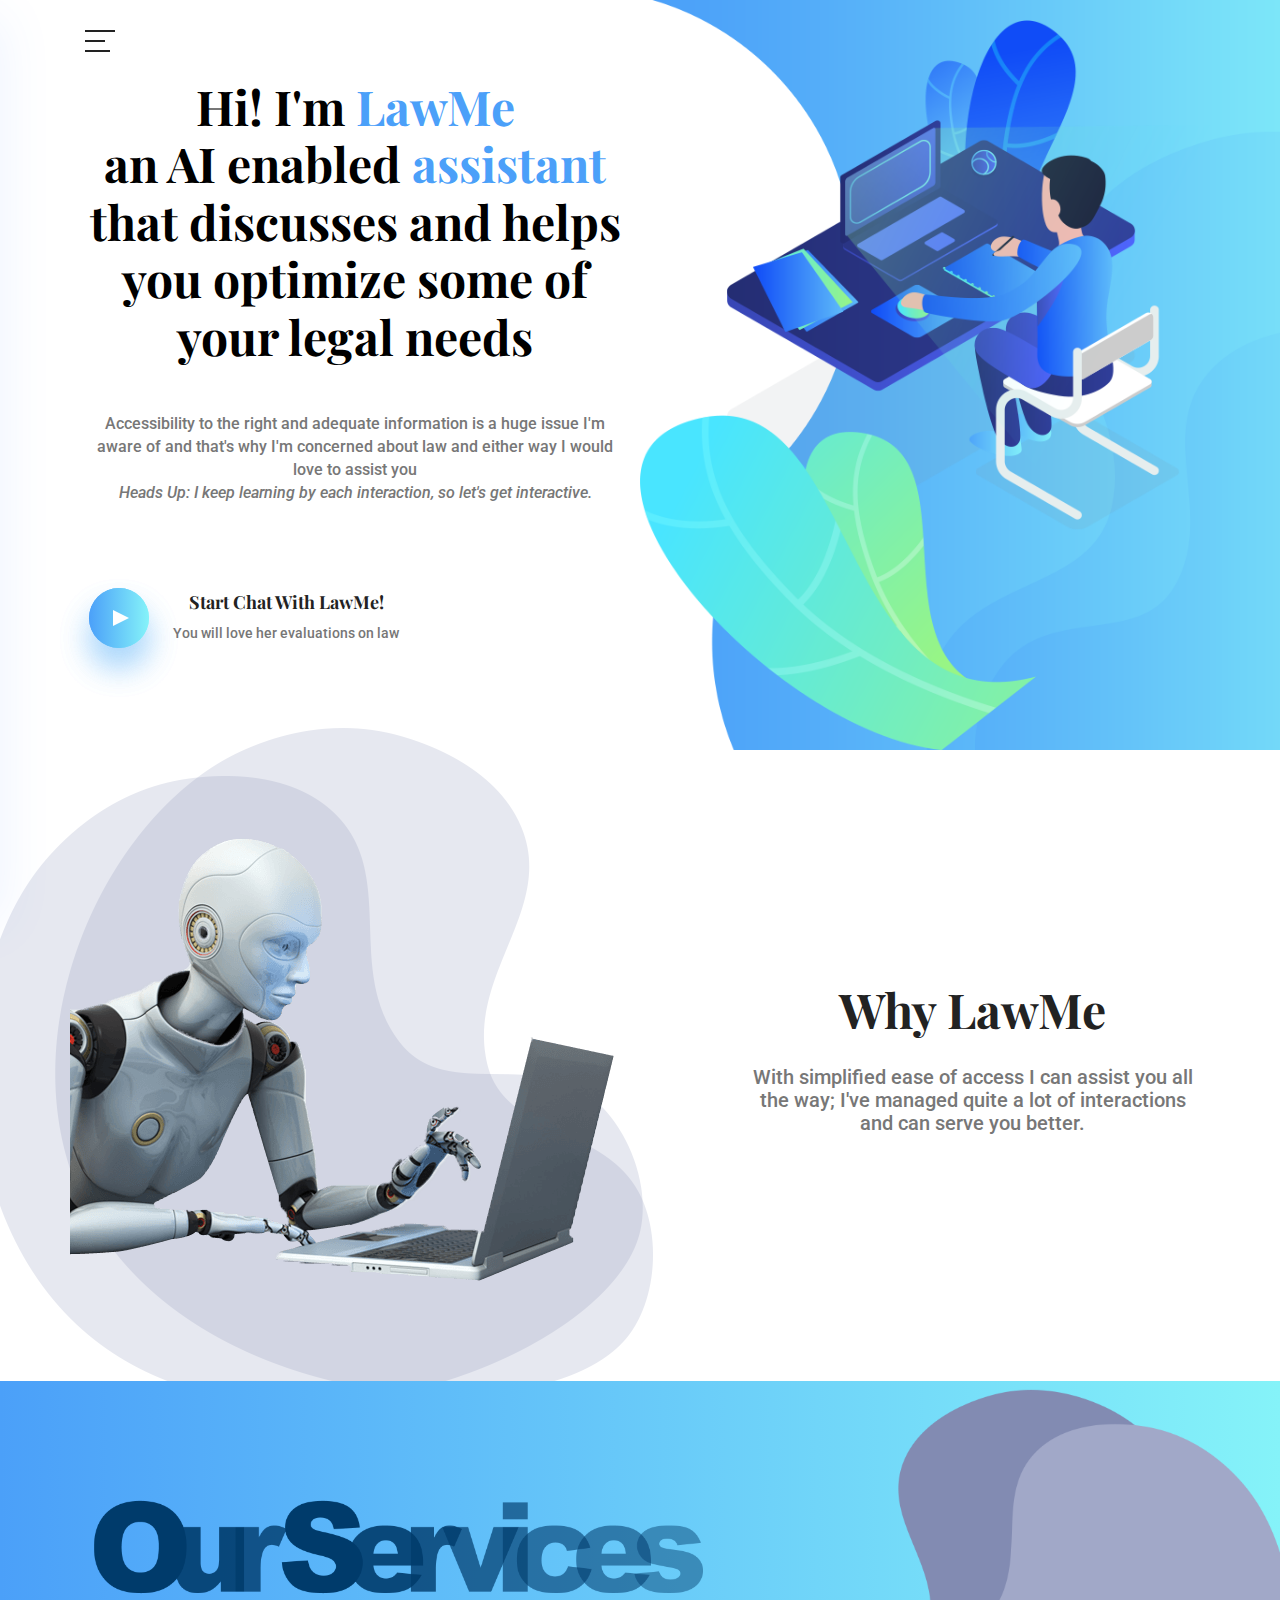
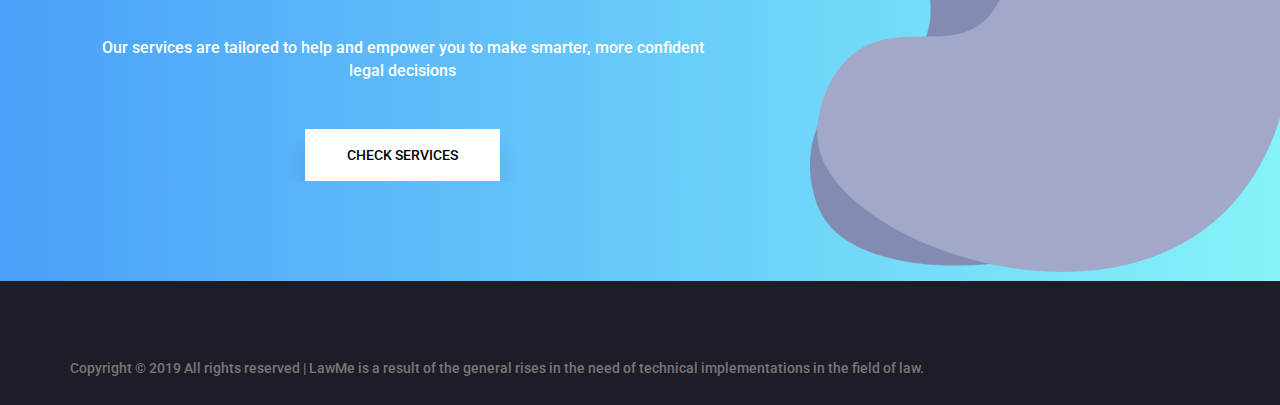
<file: index.html>
<!DOCTYPE html>
<html lang="en-UK" class="no-js">

<head>
	<!-- Mobile Specific Meta -->
	<meta name="viewport" content="width=device-width, initial-scale=1, shrink-to-fit=no">

	<!-- Author Meta -->
	<meta name="author" content="The web wolf">
	<!-- Meta Description -->
	<meta name="description" content="LawMe The Law Oriented Bot">
	<!-- Meta Keyword -->
	<meta name="keywords" content="legal Bot">
	<!-- meta character set -->
	<meta charset="UTF-8">

	<!-- Site Title -->
	<title>LawMe The Law Oriented Bot</title>

	<!-- requires the header file -->

	<!-- Favicon-->
	<link rel="shortcut icon" href="img/icon/favicon.ico">

	<link rel="apple-touch-icon" sizes="57x57" href="img/icon/apple-icon-57x57.png">
	<link rel="apple-touch-icon" sizes="60x60" href="img/icon/apple-icon-60x60.png">
	<link rel="apple-touch-icon" sizes="72x72" href="img/icon/apple-icon-72x72.png">
	<link rel="apple-touch-icon" sizes="76x76" href="img/icon/apple-icon-76x76.png">
	<link rel="apple-touch-icon" sizes="114x114" href="img/icon/apple-icon-114x114.png">
	<link rel="apple-touch-icon" sizes="120x120" href="img/icon/apple-icon-120x120.png">
	<link rel="apple-touch-icon" sizes="144x144" href="img/icon/apple-icon-144x144.png">
	<link rel="apple-touch-icon" sizes="152x152" href="img/icon/apple-icon-152x152.png">
	<link rel="apple-touch-icon" sizes="180x180" href="img/icon/apple-icon-180x180.png">
	<link rel="icon" type="image/png" sizes="192x192"  href="android-icon-192x192.png">
	<link rel="icon" type="image/png" sizes="32x32" href="img/icon/favicon-32x32.png">
	<link rel="icon" type="image/png" sizes="96x96" href="img/icon/favicon-96x96.png">
	<link rel="icon" type="image/png" sizes="16x16" href="img/icon/favicon-16x16.png">
	<link rel="manifest" href="img/icon/manifest.json">
	<meta name="msapplication-TileColor" content="#ffffff">
	<meta name="msapplication-TileImage" content="ms-icon-144x144.png">
	<meta name="theme-color" content="#307CF7">	

	<link href="https://fonts.googleapis.com/css?family=Playfair+Display:700|Roboto:400,400i,500" rel="stylesheet">
	<!--
			CSS
			============================================= -->
	<link rel="stylesheet" href="css/linearicons.css">
	<link rel="stylesheet" href="css/font-awesome.min.css">
	<link rel="stylesheet" href="css/bootstrap.css">
	<link rel="stylesheet" href="css/hexagons.min.css">
	<link rel="stylesheet" href="css/main.css">

	<style type="text/css">
	.logo img{
        -moz-transform: scaleX(-1);
        -o-transform: scaleX(-1);
        -webkit-transform: scaleX(-1);
        transform: scaleX(-1);
        filter: FlipH;
        -ms-filter: "FlipH";		
	}		

	@media(max-width:714px){
		.side-menu{
			overflow-y: scroll
		}
	}
	</style>

</head>

<body>
	<div id="preloader">
		<img src="img/loader.gif">
	</div>
	<!--================ Offcanvus Menu Area =================-->
	<div class="side_menu" style="height: 100%;">
		<div class="logo">
			<a href="index">
				<img src="img/logo.png" style="height:200px;width:180px" alt="Just one of LawMe's Image">
			</a>
		</div>
		<ul class="list menu-left">
			<li>
				<a href="index">Home</a>
			</li>
			<li>
				<a href="about">About Me</a>
			</li>
			<li>
				<a href="services">My Services</a>
			</li>

			<li>
				<a href="contact">Contact</a>
			</li>
		</ul>
	</div>
	<!--================ End Offcanvus Menu Area =================-->

	<!--================ Canvus Menu Area =================-->
	<div class="canvus_menu" >
		<div class="container" >
			<div class="toggle_icon"  title="Menu Bar">
				<span></span>
			</div>
		</div>
	</div>
	<!--================ End Canvus Menu Area =================-->

	<!--================ start banner Area =================-->
	<section class="home-banner-area">
		<div class="container">
			<div class="row justify-content-end fullscreen">
				<div class="col-lg-6 col-md-12 home-banner-left d-flex fullscreen align-items-center">
					<div>
						<h1 class="">
							Hi! I'm <span>LawMe</span> <br>
							an AI enabled <span>assistant</span> that discusses and helps you optimize some of your legal needs
							 
						</h1>
						<br>
						<p class="mx-auto mb-40" style="font-size: 16px">
							Accessibility to the right and adequate information is a huge issue I'm aware of and that's why I'm concerned about law and either way I would love to assist you <br>
							<i>Heads Up: I keep learning by each interaction, so let's get interactive.</i>
						</p>
						<div class="d-flex align-items-center mt-60">
							<a class="video-play-button">
								<span></span>
							</a>
							<div class="watch_video">
								<h5>Start Chat With LawMe!</h5>
								<p>You will love her evaluations on law</p>
							</div>
						</div>
					</div>
				</div>
				<div class="col-lg-6 col-md-12 no-padding home-banner-right d-flex fullscreen align-items-end">
					<img class="img-fluid" src="img/header-img.png"  alt="Chat with LawMe">
				</div>
			</div>
		</div>
	</section>
	<!--================ End banner Area =================-->

	<!--================ Start Video Area =================-->
	<section class="video-sec-area">
		<div class="container">
			<div class="row justify-content-start align-items-center">
				<div class="col-lg-6  justify-content-center align-items-center d-flex" style="overflow: hidden">
					<div class="overlay overlay-bg"></div>
					<img src="img/robot-chat.png" alt="LawMe Chatting" style="margin-left: -50%">
				</div>
				<div class="col-lg-5 offset-lg-1 video-right">
					<h1>Why LawMe</h1>
					<p style="font-size: 20px">
						With simplified ease of access I can assist you all the way; I've managed quite a lot of interactions and can serve you better.
					</p>

				</div>
				<img class="img-fluid video-shape" src="img/video-bg-shape.png" alt="Just one of LawMe's Image">
			</div>
		</div>
	</section>
	<!--================ End video Area =================-->

	<!--================ Start CTA Area =================-->
	<section class="cta-area" style="margin-bottom: 0px">
		<div class="container">
			<div class="row">
				<div class="col-lg-7 col-md-12" style="overflow: hidden;">
					<img src="img/services.png" style="width: 100% !important;">
					<p style="font-size: 16px">Our services are tailored to help and empower you to make smarter, more confident legal decisions</p>
					<a href="services" class="primary-btn"> Check Services </a>
				</div>
				<img src="img/cta-bg-shape.png" alt="Just one of LawMe's Image" class="cta-shape img-fluid">
			</div>
		</div>
	</section>
	<footer class="footer-area" style="padding-top:50px;">
		<div class="footer-bottom d-flex justify-content-between align-items-center flex-wrap" style="border-top: 0px solid red">
			<div class="container">
				<div class="row justify-content-between" >
					Copyright &copy; 2019 All rights reserved | LawMe is a result of the general rises in the need of technical implementations in the field of law.
				</div>
				</div>
			</div>
		</div>
	</footer>

	<script src="js/vendor/jquery-2.2.4.min.js"></script>
	<script src="https://cdnjs.cloudflare.com/ajax/libs/popper.js/1.11.0/umd/popper.min.js" integrity="sha384-b/U6ypiBEHpOf/4+1nzFpr53nxSS+GLCkfwBdFNTxtclqqenISfwAzpKaMNFNmj4"
	 crossorigin="anonymous"></script>
	<script src="js/vendor/bootstrap.min.js"></script>
	<script src="js/parallax.min.js"></script>
	<script src="js/jquery.sticky.js"></script>
	<script src="js/hexagons.min.js"></script>
	<script src="js/waypoints.min.js"></script>
	<script src="js/widthit.js"></script>
	<script src="js/main.js"></script>	

	<script type="text/javascript">

	    if('serviceWorker' in navigator){
	        if (navigator.serviceWorker.controller) {
	          console.log('[PWA Builder] active service worker found, no need to register')
	        } else {
	          //Register the ServiceWorker
	          navigator.serviceWorker.register('./newsw.js', {
	            scope: './'
	          }).then(function(reg) {
	            console.log('Service worker has been registered for scope:'+ reg.scope);
	          });
	        }

	    }
	    else{
	        console.log('cannot register service worker because site is not running on a secure connection (https)')
	    }

	    setTimeout(function(){
	    	$('#app-LanbotLauncher').click()
	    }, 10000)

	</script>
<script src="https://static.landbot.io/landbot-widget/landbot-widget-1.0.0.js"></script>
<script>
  var myLandbotLivechat = new LandbotLivechat({
    index: 'https://landbot.io/u/H-138117-8CHUZ5ILP0B5XT16/index.html',
  });
</script>

<script>

    $('.video-play-button').click(function(e){
    	e.preventDefault()
    	 hellloMessage = "Hi! I'm right here,  Click Me";
    	callText(hellloMessage);
    })  

	  myLandbotLivechat.on('landbot-load', () => {
	    callText('Hello There!');
	  });

    function callText(textM){
    	myLandbotLivechat.sendProactive(textM);
    }
    
</script>

</body>
</html>
</file>
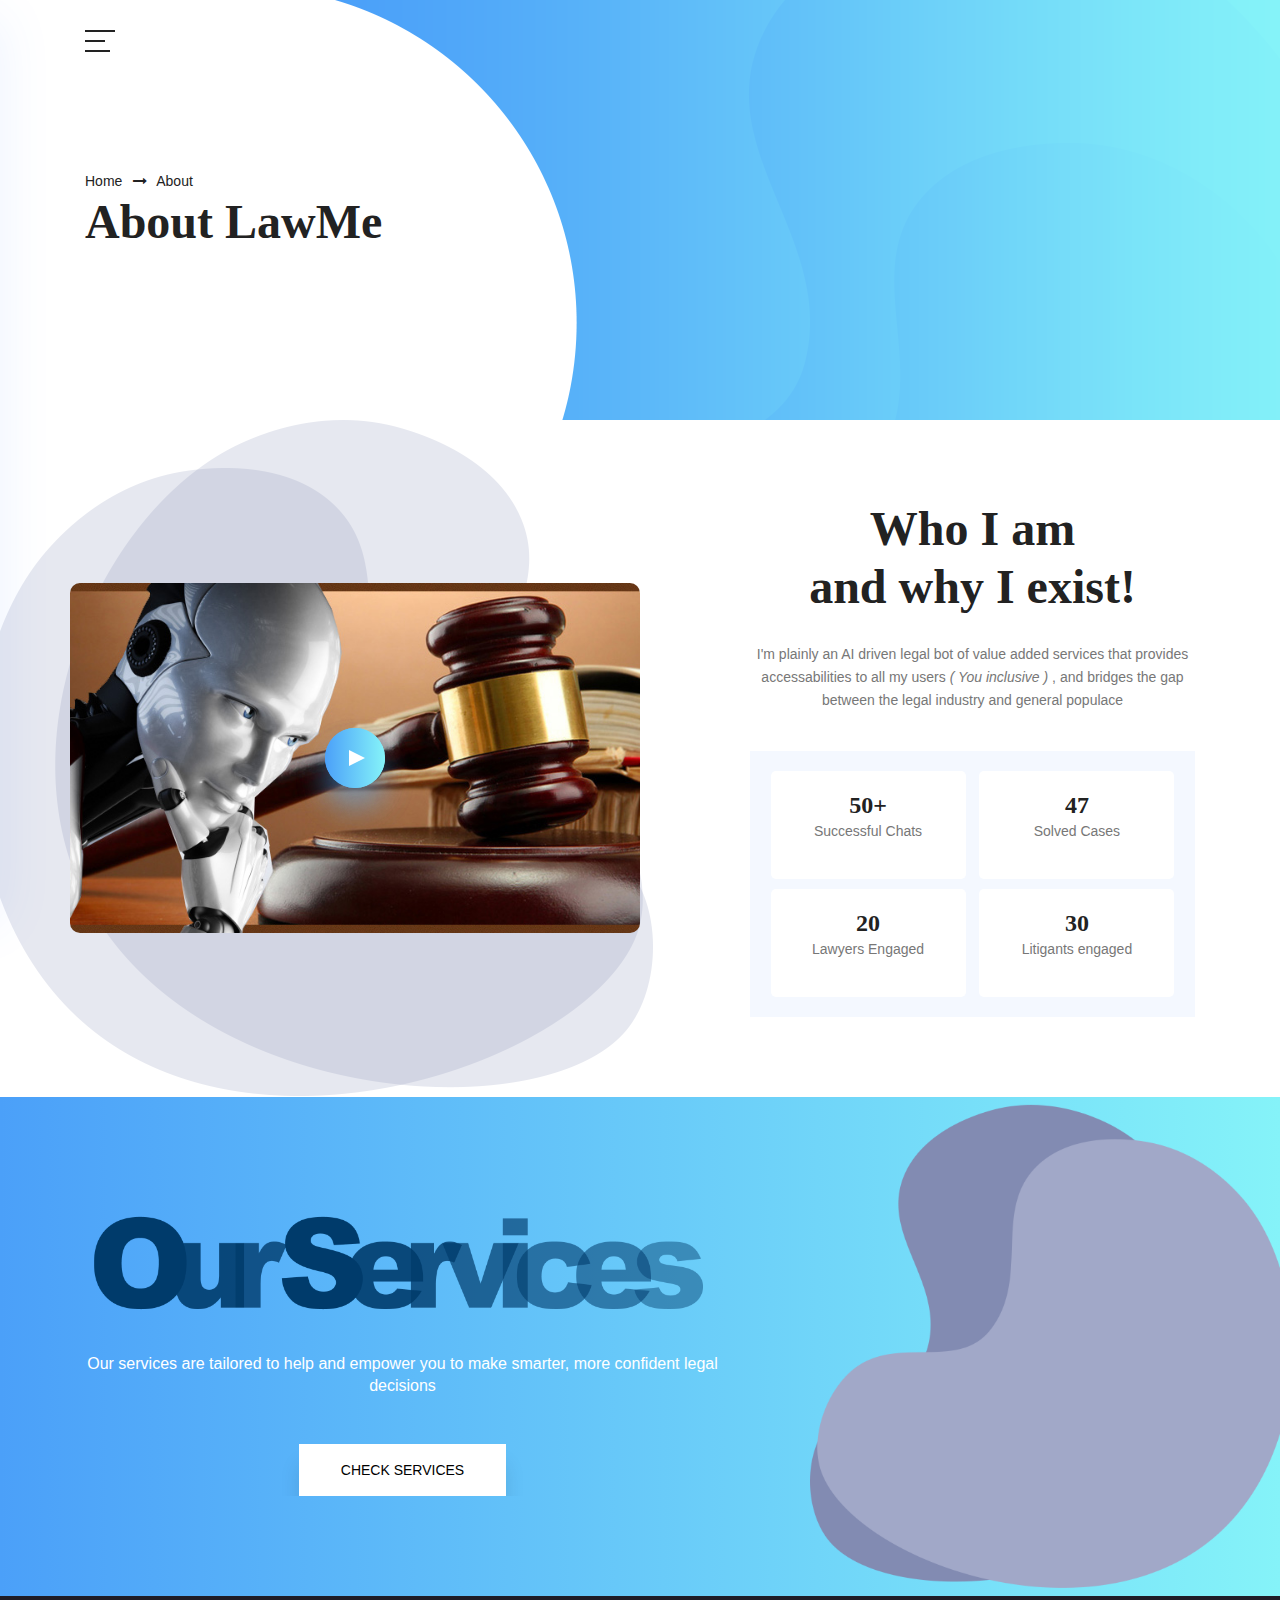
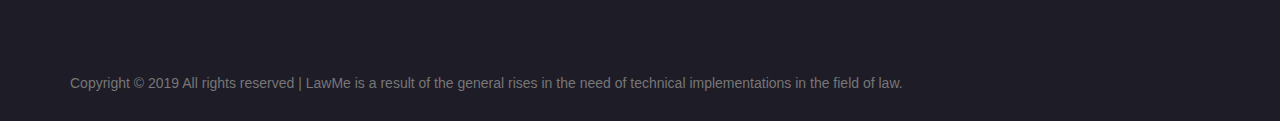
<file: about.html>
<!DOCTYPE html>
<html lang="en-UK" class="no-js">
<head>
	<!-- Mobile Specific Meta -->
	<meta name="viewport" content="width=device-width, initial-scale=1, shrink-to-fit=no">

	<meta name="author" content="LawMew">
	<!-- Meta Description -->
	<meta name="description" content="LawMe is an AI driven Law oriented bot">
	<!-- Meta Keyword -->
	<meta name="keywords" content="Legal Bot">
	<!-- meta character set -->
	<meta charset="UTF-8">
	<!-- Site Title -->
	<title>About LawMe</title>

	<!-- Favicon-->
	<link rel="shortcut icon" href="img/icon/favicon.ico">

	<link rel="apple-touch-icon" sizes="57x57" href="img/icon/apple-icon-57x57.png">
	<link rel="apple-touch-icon" sizes="60x60" href="img/icon/apple-icon-60x60.png">
	<link rel="apple-touch-icon" sizes="72x72" href="img/icon/apple-icon-72x72.png">
	<link rel="apple-touch-icon" sizes="76x76" href="img/icon/apple-icon-76x76.png">
	<link rel="apple-touch-icon" sizes="114x114" href="img/icon/apple-icon-114x114.png">
	<link rel="apple-touch-icon" sizes="120x120" href="img/icon/apple-icon-120x120.png">
	<link rel="apple-touch-icon" sizes="144x144" href="img/icon/apple-icon-144x144.png">
	<link rel="apple-touch-icon" sizes="152x152" href="img/icon/apple-icon-152x152.png">
	<link rel="apple-touch-icon" sizes="180x180" href="img/icon/apple-icon-180x180.png">
	<link rel="icon" type="image/png" sizes="192x192"  href="android-icon-192x192.png">
	<link rel="icon" type="image/png" sizes="32x32" href="img/icon/favicon-32x32.png">
	<link rel="icon" type="image/png" sizes="96x96" href="img/icon/favicon-96x96.png">
	<link rel="icon" type="image/png" sizes="16x16" href="img/icon/favicon-16x16.png">
	<link rel="manifest" href="img/icon/manifest.json">
	<meta name="msapplication-TileColor" content="#ffffff">
	<meta name="msapplication-TileImage" content="ms-icon-144x144.png">
	<meta name="theme-color" content="#307CF7">	

	<link href="https://fonts.googleapis.com/css?family=Playfair+Display:700|Roboto:400,400i,500" rel="stylesheet">
	<!--
			CSS
			============================================= -->
	<link rel="stylesheet" href="css/linearicons.css">
	<link rel="stylesheet" href="css/font-awesome.min.css">
	<link rel="stylesheet" href="css/bootstrap.css">
	<link rel="stylesheet" href="css/hexagons.min.css">
	<link rel="stylesheet" href="css/main.css">

	<style type="text/css">
	.logo img{
        -moz-transform: scaleX(-1);
        -o-transform: scaleX(-1);
        -webkit-transform: scaleX(-1);
        transform: scaleX(-1);
        filter: FlipH;
        -ms-filter: "FlipH";		
	}		

	@media(max-width:714px){
		.side-menu{
			overflow-y: scroll
		}
	}
	</style>

</head>

<body>
	<div id="preloader">
		<img src="img/loader.gif">
	</div>
	<!--================ Offcanvus Menu Area =================-->
	<div class="side_menu" style="height: 100%;">
		<div class="logo">
			<a href="index">
				<img src="img/logo.png" style="height:200px;width:180px" alt="Just one of LawMe's Image">
			</a>
		</div>
		<ul class="list menu-left">
			<li>
				<a href="index">Home</a>
			</li>
			<li>
				<a href="about">About Me</a>
			</li>
			<li>
				<a href="services">My Services</a>
			</li>

			<li>
				<a href="contact">Contact</a>
			</li>
		</ul>
	</div>
	<!--================ End Offcanvus Menu Area =================-->

	<!--================ Canvus Menu Area =================-->
	<div class="canvus_menu" >
		<div class="container" >
			<div class="toggle_icon"  title="Menu Bar">
				<span></span>
			</div>
		</div>
	</div>
	<!--================ End Canvus Menu Area =================-->


	<!--================Home Banner Area =================-->
	<section class="banner_area ">
		<div class="banner_inner overlay d-flex align-items-center">
			<div class="container">
				<div class="banner_content text-left">
					<div class="page_link">
						<a href="index">Home</a>
						<a href="about-us">About </a>
					</div>
					<h2>About LawMe</h2>
				</div>
			</div>
		</div>
	</section>
	<!--================End Home Banner Area =================-->

	<!--================ Start Video Area =================-->
	<section class="video-sec-area">
		<div class="container">
			<div class="row justify-content-start align-items-center">
				<div class="col-lg-6 video-left justify-content-center align-items-center d-flex">
					<div class="overlay overlay-bg"></div>
					<a class="video-play-button" title="Start Chat">
						<span></span>
					</a>
				</div>
				<div class="col-lg-5 offset-lg-1 video-right">
					<h1>Who I am <br>
						and why I exist!</h1>
					<p>
						I'm plainly an AI driven legal bot of value added services that provides accessabilities to all my users 
						<i> ( You inclusive ) </i>  ,  and bridges the gap between the legal industry and general populace
					</p>

					<div class="counter_area" id="project_counter">
						<!-- single counter -->
						<div class="single_counter">
							<div class="info-content">
								<h4><span class="counter">50</span>+</h4>
								<p>Successful Chats</p>
							</div>
						</div>
						<!-- single counter -->
						<div class="single_counter">
							<div class="info-content">
								<h4>47</h4>
								<p>Solved Cases</p>
							</div>
						</div>
						<!-- single counter -->
						<div class="single_counter">
							<div class="info-content">
								<h4>20</h4>
								<p>Lawyers Engaged</p>
							</div>
						</div>
						<!-- single counter -->
						<div class="single_counter">
							<div class="info-content">
								<h4>30</h4>
								<p>Litigants engaged</p>
							</div>
						</div>
					</div>
				</div>
				<img class="img-fluid video-shape" src="img/video-bg-shape.png" alt="">
			</div>
		</div>
	</section>
	<!--================ End video Area =================-->
	<!--================ Start CTA Area =================-->
	<section class="cta-area" style="margin-bottom: 0px">
		<div class="container">
			<div class="row">
				<div class="col-lg-7 col-md-12" style="overflow: hidden;">
					<img src="img/services.png" style="width: 100% !important;">
					<p style="font-size: 16px">Our services are tailored to help and empower you to make smarter, more confident legal decisions</p>
					<a href="services" class="primary-btn"> Check Services </a>
				</div>
				<img src="img/cta-bg-shape.png" alt="Just one of LawMe's Image" class="cta-shape img-fluid">
			</div>
		</div>
	</section>
	<!--================ End CTA Area =================-->
	<footer class="footer-area" style="padding-top:50px;">
		<div class="footer-bottom d-flex justify-content-between align-items-center flex-wrap" style="border-top: 0px solid red">
			<div class="container">
				<div class="row justify-content-between" style="text-align:center">
					Copyright &copy; 2019 All rights reserved | LawMe is a result of the general rises in the need of technical implementations in the field of law.
			
				</div>
				</div>
			</div>
		</div>
	</footer>

	<script src="js/vendor/jquery-2.2.4.min.js"></script>
	<script src="https://cdnjs.cloudflare.com/ajax/libs/popper.js/1.11.0/umd/popper.min.js" integrity="sha384-b/U6ypiBEHpOf/4+1nzFpr53nxSS+GLCkfwBdFNTxtclqqenISfwAzpKaMNFNmj4"
	 crossorigin="anonymous"></script>
	<script src="js/vendor/bootstrap.min.js"></script>
	<script src="js/parallax.min.js"></script>
	<script src="js/jquery.sticky.js"></script>
	<script src="js/hexagons.min.js"></script>
	<script src="js/waypoints.min.js"></script>
	<script src="js/widthit.js"></script>
	<script src="js/main.js"></script>	

	<script type="text/javascript">

	    if('serviceWorker' in navigator){
	        if (navigator.serviceWorker.controller) {
	          console.log('[PWA Builder] active service worker found, no need to register')
	        } else {
	          //Register the ServiceWorker
	          navigator.serviceWorker.register('./newsw.js', {
	            scope: './'
	          }).then(function(reg) {
	            console.log('Service worker has been registered for scope:'+ reg.scope);
	          });
	        }

	    }
	    else{
	        console.log('cannot register service worker because site is not running on a secure connection (https)')
	    }

	</script>

<script src="https://static.landbot.io/landbot-widget/landbot-widget-1.0.0.js"></script>
<script>
  var myLandbotLivechat = new LandbotLivechat({
    index: 'https://landbot.io/u/H-138117-8CHUZ5ILP0B5XT16/index.html',
  });
</script>

<script>

    $('.video-play-button').click(function(e){
    	e.preventDefault()
    	 hellloMessage = "Hi! I'm right here,  Click Me";
    	callText(hellloMessage);
    })  

	  myLandbotLivechat.on('landbot-load', () => {
	    callText('Hello There!');
	  });

    function callText(textM){
    	myLandbotLivechat.sendProactive(textM);
    }
    
</script>

</body>

</html>
</file>
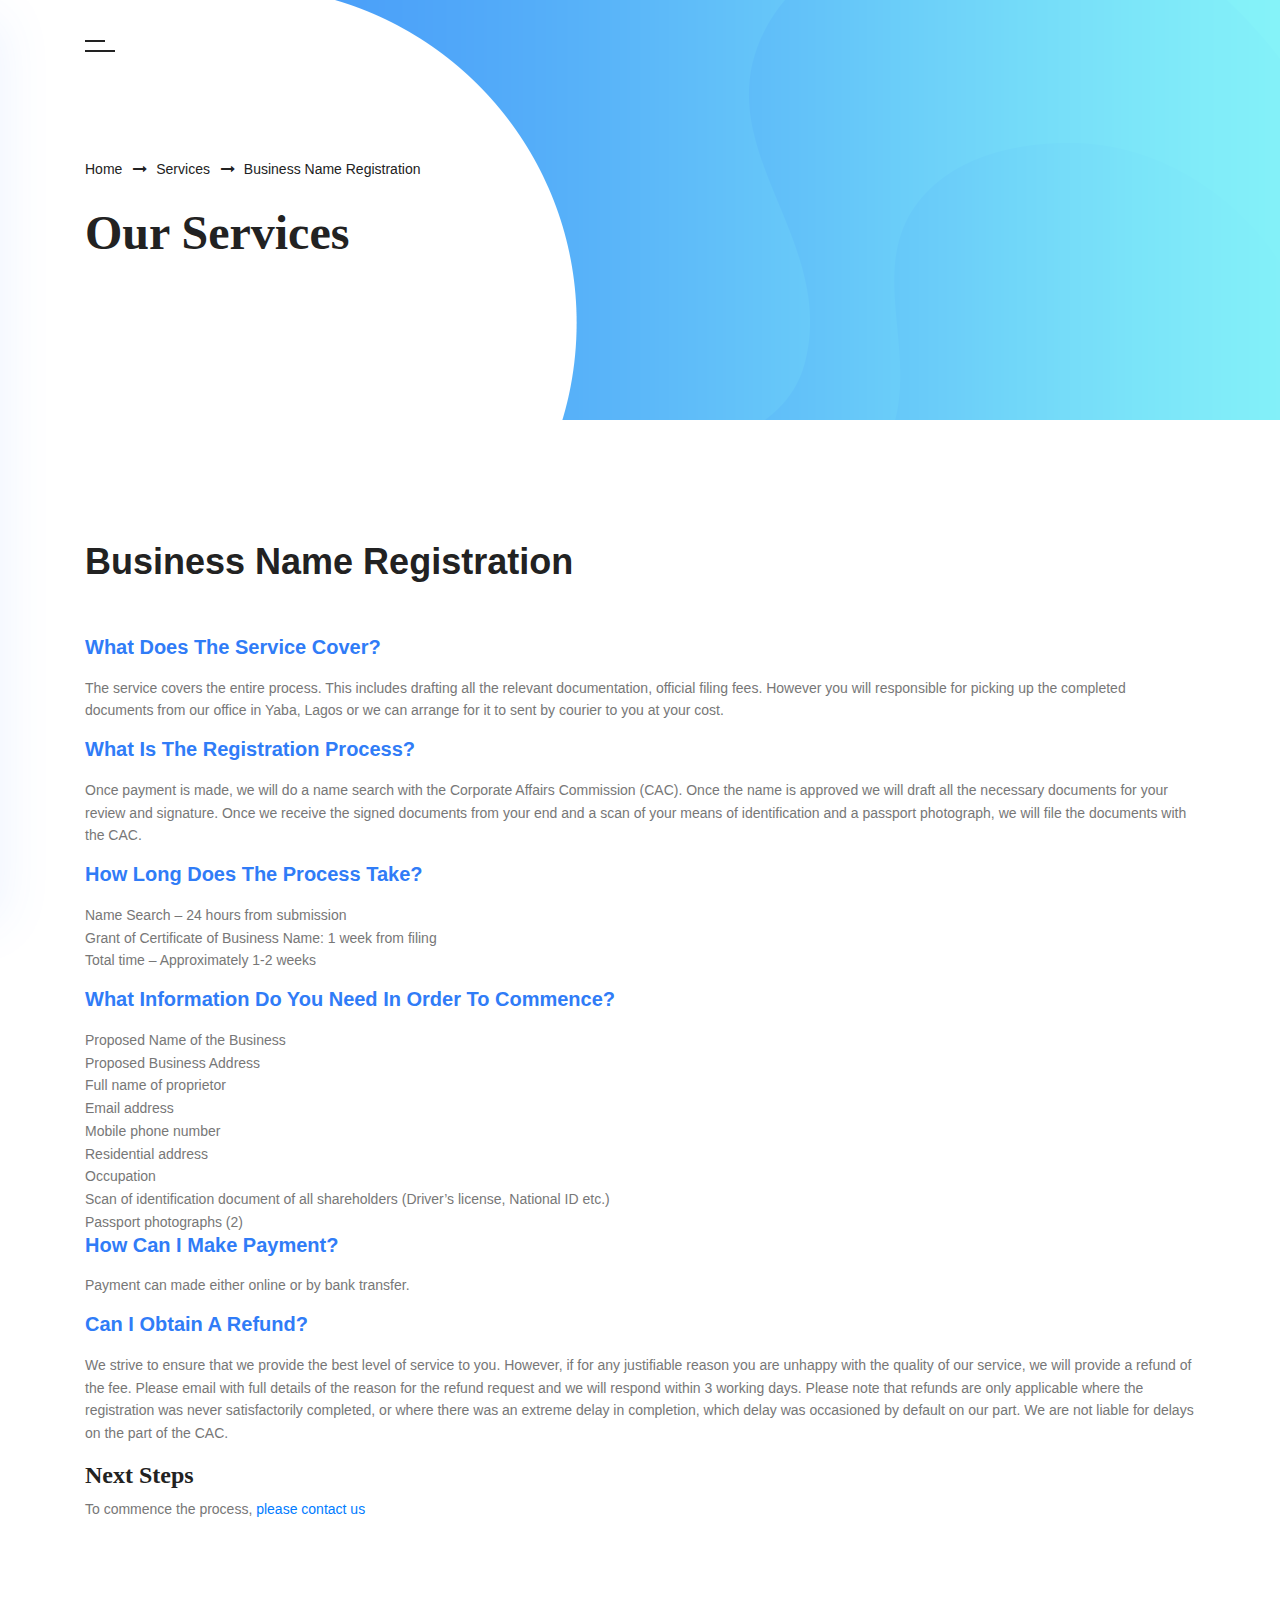
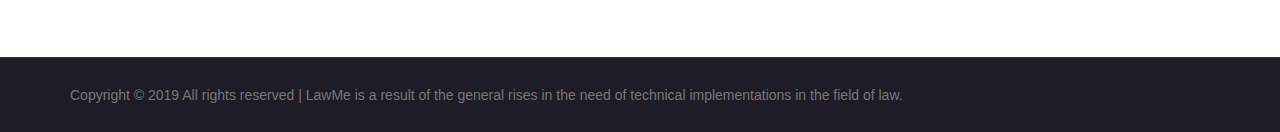
<file: business-name.html>
<!DOCTYPE html>
<html lang="en-UK" class="no-js">

<head>
	<!-- Mobile Specific Meta -->
	<meta name="viewport" content="width=device-width, initial-scale=1, shrink-to-fit=no">
	<!-- Favicon-->
	<link rel="shortcut icon" href="img/fav.png">
	<!-- Author Meta -->
	<meta name="author" content="The web wolf">
	<!-- Meta Description -->
	<meta name="description" content=" Business name registration on LawMe">
	<!-- Meta Keyword -->
	<meta name="keywords" content="Bussiness Naam registration, LawMe">
	<!-- meta character set -->
	<meta charset="UTF-8">
	<!-- Site Title -->
	<title>Business name registration | LawMe</title>


	<!-- Favicon-->
	<link rel="shortcut icon" href="img/icon/favicon.ico">

	<link rel="apple-touch-icon" sizes="57x57" href="img/icon/apple-icon-57x57.png">
	<link rel="apple-touch-icon" sizes="60x60" href="img/icon/apple-icon-60x60.png">
	<link rel="apple-touch-icon" sizes="72x72" href="img/icon/apple-icon-72x72.png">
	<link rel="apple-touch-icon" sizes="76x76" href="img/icon/apple-icon-76x76.png">
	<link rel="apple-touch-icon" sizes="114x114" href="img/icon/apple-icon-114x114.png">
	<link rel="apple-touch-icon" sizes="120x120" href="img/icon/apple-icon-120x120.png">
	<link rel="apple-touch-icon" sizes="144x144" href="img/icon/apple-icon-144x144.png">
	<link rel="apple-touch-icon" sizes="152x152" href="img/icon/apple-icon-152x152.png">
	<link rel="apple-touch-icon" sizes="180x180" href="img/icon/apple-icon-180x180.png">
	<link rel="icon" type="image/png" sizes="192x192"  href="android-icon-192x192.png">
	<link rel="icon" type="image/png" sizes="32x32" href="img/icon/favicon-32x32.png">
	<link rel="icon" type="image/png" sizes="96x96" href="img/icon/favicon-96x96.png">
	<link rel="icon" type="image/png" sizes="16x16" href="img/icon/favicon-16x16.png">
	<link rel="manifest" href="img/icon/manifest.json">
	<meta name="msapplication-TileColor" content="#ffffff">
	<meta name="msapplication-TileImage" content="ms-icon-144x144.png">
	<meta name="theme-color" content="#307CF7">	

	<link href="https://fonts.googleapis.com/css?family=Playfair+Display:700|Roboto:400,400i,500" rel="stylesheet">
	<!--
			CSS
			============================================= -->
	<link rel="stylesheet" href="css/linearicons.css">
	<link rel="stylesheet" href="css/font-awesome.min.css">
	<link rel="stylesheet" href="css/bootstrap.css">
	<link rel="stylesheet" href="css/hexagons.min.css">
	<link rel="stylesheet" href="css/main.css">

	<style type="text/css">
	.logo img{
        -moz-transform: scaleX(-1);
        -o-transform: scaleX(-1);
        -webkit-transform: scaleX(-1);
        transform: scaleX(-1);
        filter: FlipH;
        -ms-filter: "FlipH";		
	}		

	@media(max-width:714px){
		.side-menu{
			overflow-y: scroll
		}
	}
	u,span,b{
		color:#307cf7 !important;
		font-size: 20px !important;
		text-decoration:none;
		margin:20px auto;
		text-transform: capitalize !important;
	}
	</style>

</head>

<body>
	<div id="preloader">
		<img src="img/loader.gif">
	</div>
	<!--================ Offcanvus Menu Area =================-->
	<div class="side_menu" style="height: 100%;">
		<div class="logo">
			<a href="index">
				<img src="img/logo.png" style="height:200px;width:180px" alt="Just one of LawMe's Image">
			</a>
		</div>
		<ul class="list menu-left">
			<li>
				<a href="index">Home</a>
			</li>
			<li>
				<a href="about">About Me</a>
			</li>
			<li>
				<a href="services">My Services</a>
			</li>

			<li>
				<a href="contact">Contact</a>
			</li>
		</ul>
	</div>
	<!--================ End Offcanvus Menu Area =================-->

	<!--================ Canvus Menu Area =================-->
	<div class="canvus_menu" >
		<div class="container" >
			<div class="toggle_icon"  title="Menu Bar">
				<span></span>
			</div>
		</div>
	</div>
	<!--================ End Canvus Menu Area =================-->

	<!--================Home Banner Area =================-->
	<section class="banner_area ">
		<div class="banner_inner overlay d-flex align-items-center">
			<div class="container">
				<div class="banner_content text-left">
					<div class="page_link">
						<a href="index">Home</a>
						<a href="services">Services</a>
						<a href="#">Business Name Registration</a>
					</div>
					<br>
					<h2>Our Services</h2>
				</div>
			</div>
		</div>
	</section>
	<!--================End Home Banner Area =================-->

	<!--================ Start Project Details Area =================-->
	<section class="project-details section-gap">
		<div class="container">
			<div class="row">
				<div class="container">
					<!-- single service -->
					<div class="single-details" style="text-align:left">
						<h1 style="margin-bottom:30px;font-family: sans-serif;">Business Name Registration </h1>
						<br>

							<p><strong><u>What does the service cover?</u></strong></p>
							<p>The service covers the entire process. This includes drafting all the relevant documentation, official filing fees. However you will responsible for picking up the completed documents from our office in Yaba, Lagos or we can arrange for it to sent by courier to you at your cost.</p>
							<p><strong><u>What is the registration process?</u></strong></p>
							<p>Once payment is made, we will do a name search with the Corporate Affairs Commission (CAC). Once the name is approved we will draft all the necessary documents for your review and signature. Once we receive the signed documents from your end and a scan of your means of identification and a passport photograph, we will file the documents with the CAC.</p>
							<p><strong><u>How long does the process take?</u></strong></p>
							<ul>
							<li>Name Search – 24 hours from submission</li>
							<li>Grant of Certificate of Business Name: 1 week from filing</li>
							</ul>
							<p>Total time – Approximately 1-2 weeks</p>
							<p><strong><u>What information do you need in order to commence?</u></strong></p>
							<ul>
							<li>Proposed Name of the Business</li>
							<li>Proposed Business Address</li>
							<li>Full name of proprietor</li>
							<li>Email address</li>
							<li>Mobile phone number</li>
							<li>Residential address</li>
							<li>Occupation</li>
							<li>Scan of identification document of all shareholders (Driver’s license, National ID etc.)</li>
							<li>Passport photographs (2)</li>
							</ul>
							<p><strong><u>How can I make payment?</u></strong></p>
							<p>Payment can made either online or by bank transfer.</p>
							<p><strong><u>Can I obtain a refund?</u></strong></p>
							<p>We strive to ensure that we provide the best level of service to you. However, if for any justifiable reason you are unhappy with the quality of our service, we will provide a refund of the fee. Please email with full details of the reason for the refund request and we will respond within 3 working days. Please note that refunds are only applicable where the registration was never satisfactorily completed, or where there was an extreme delay in completion, which delay was occasioned by default on our part. We are not liable for delays on the part of the CAC.</p>
							<h3>Next Steps</h3>
							<p>To commence the process, <a href="contact"> please contact us </a></p>
						</div>
					</div>
				</div>
			</div>
		</div>
	</section>
	<!--================ End Project Details Area =================-->
	<!-- requires the footer file -->
	<footer class="footer-area section_gap">
		<div class="footer-bottom d-flex justify-content-between align-items-center flex-wrap">
			<div class="container">
				<div class="row justify-content-between">
					Copyright &copy; 2019 All rights reserved | LawMe is a result of the general rises in the need of technical implementations in the field of law.
			
				</div>
				</div>
			</div>
		</div>

	<script src="js/vendor/jquery-2.2.4.min.js"></script>
	<script src="https://cdnjs.cloudflare.com/ajax/libs/popper.js/1.11.0/umd/popper.min.js" integrity="sha384-b/U6ypiBEHpOf/4+1nzFpr53nxSS+GLCkfwBdFNTxtclqqenISfwAzpKaMNFNmj4"
	 crossorigin="anonymous"></script>
	<script src="js/vendor/bootstrap.min.js"></script>
	<script src="js/parallax.min.js"></script>
	<script src="js/jquery.sticky.js"></script>
	<script src="js/hexagons.min.js"></script>
	<script src="js/waypoints.min.js"></script>
	<script src="js/widthit.js"></script>
	<script src="js/main.js"></script>	

	<script type="text/javascript">

	    if('serviceWorker' in navigator){
	        if (navigator.serviceWorker.controller) {
	          console.log('[PWA Builder] active service worker found, no need to register')
	        } else {
	          //Register the ServiceWorker
	          navigator.serviceWorker.register('./newsw.js', {
	            scope: './'
	          }).then(function(reg) {
	            console.log('Service worker has been registered for scope:'+ reg.scope);
	          });
	        }

	    }
	    else{
	        console.log('cannot register service worker because site is not running on a secure connection (https)')
	    }

	</script>

<script src="https://static.landbot.io/landbot-widget/landbot-widget-1.0.0.js"></script>
<script>
  var myLandbotLivechat = new LandbotLivechat({
    index: 'https://landbot.io/u/H-138117-8CHUZ5ILP0B5XT16/index.html',
  });
</script>

<script>
  // Show a proactive message on landbot load
  myLandbotLivechat.on('landbot-load', () => {
    myLandbotLivechat.sendProactive("Hello there!");
  });
  
</script>

</body>

</html>
</file>
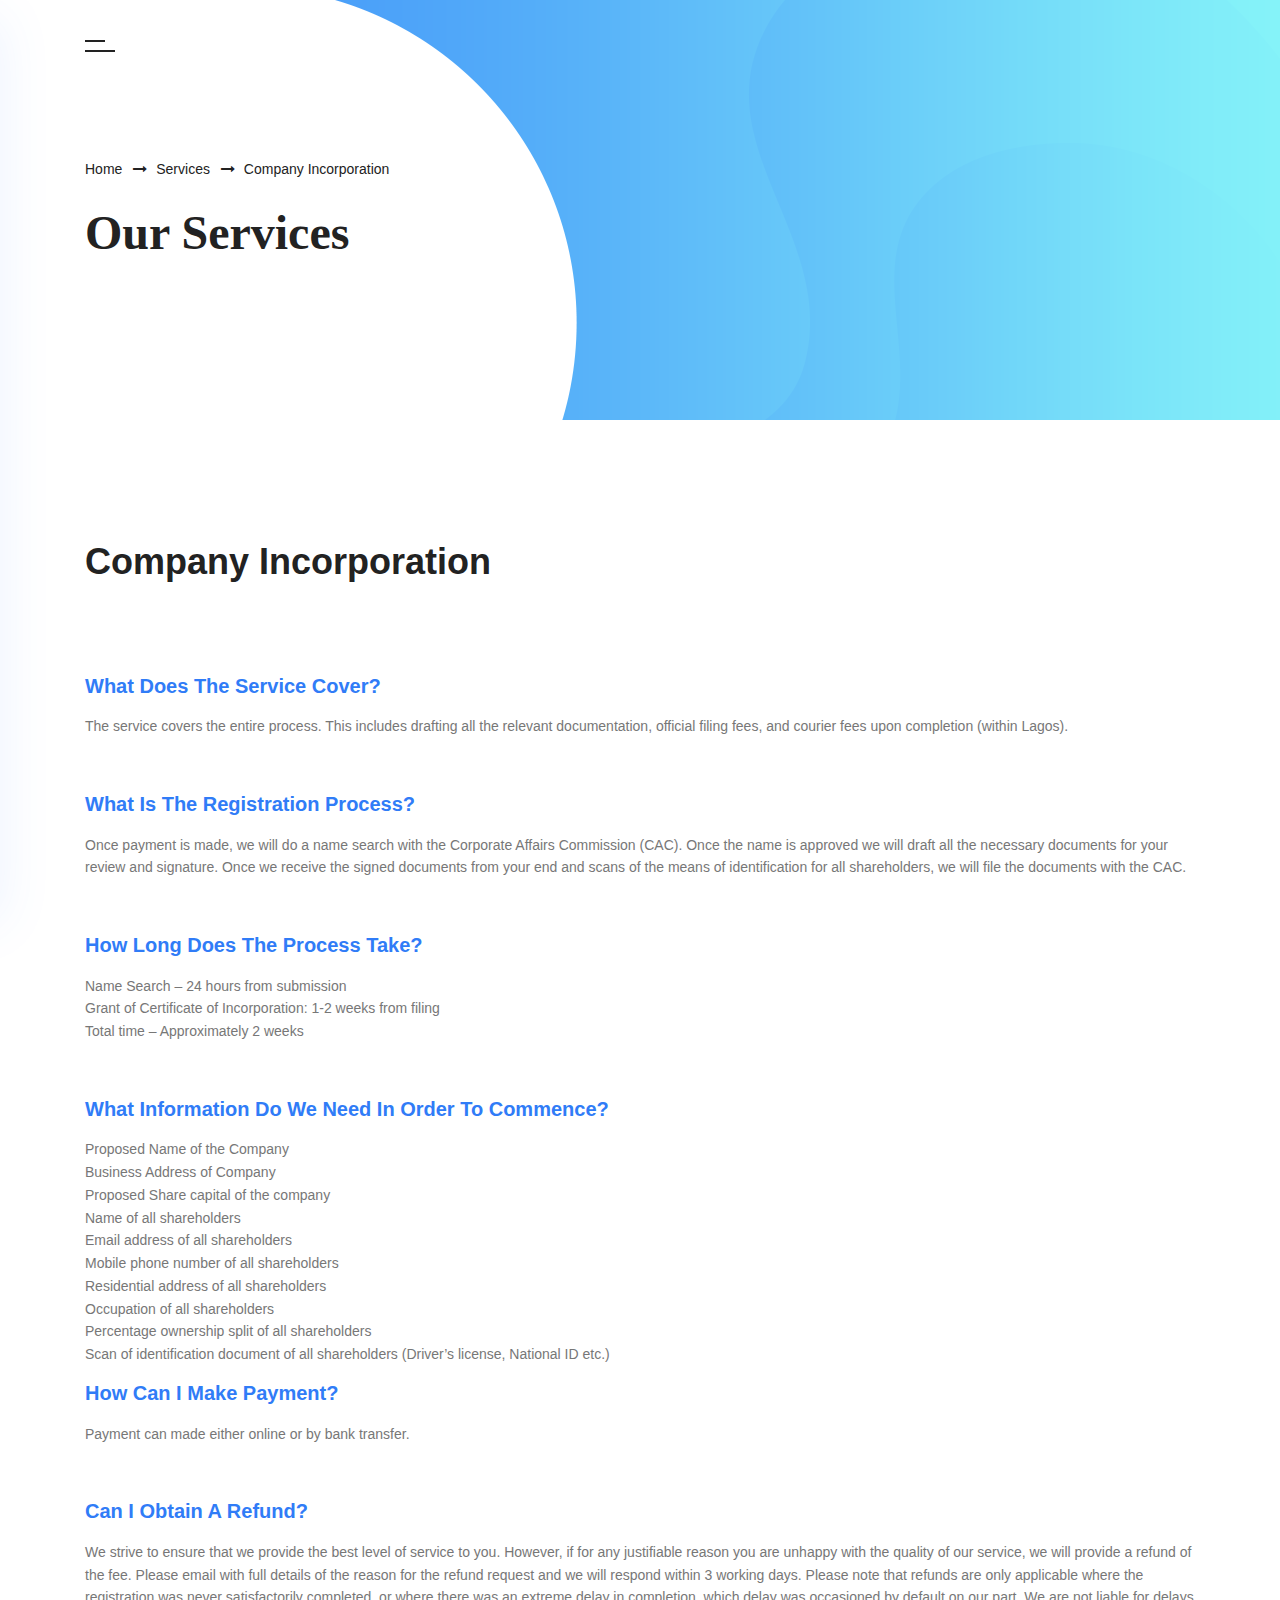
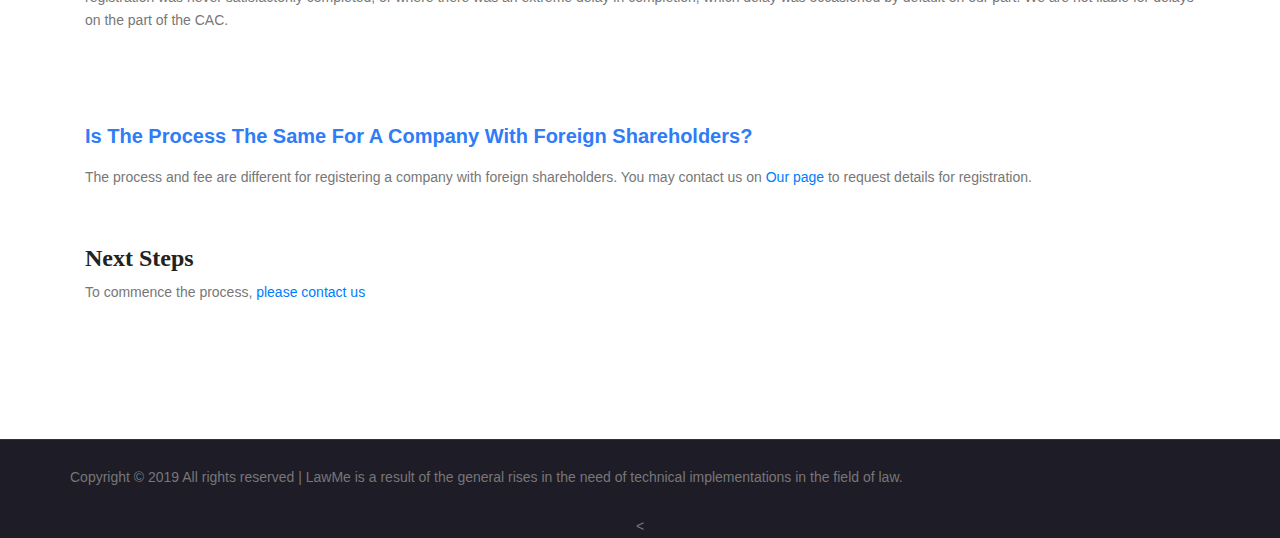
<file: company-incorporation.html>
<!DOCTYPE html>
<html lang="en-UK" class="no-js">

<head>
	<!-- Mobile Specific Meta -->
	<meta name="viewport" content="width=device-width, initial-scale=1, shrink-to-fit=no">
	<!-- Favicon-->
	<link rel="shortcut icon" href="img/fav.png">
	<!-- Author Meta -->
	<meta name="author" content="The web wolf">
	<!-- Meta Description -->
	<meta name="description" content="Company Incorporation on LawMe">
	<!-- Meta Keyword -->
	<meta name="keywords" content="Company incorporation , LawMe">
	<!-- meta character set -->
	<meta charset="UTF-8">
	<!-- Site Title -->
	<title>Let's Incorporate Your Company right here | LawMe</title>


	<!-- Favicon-->
	<link rel="shortcut icon" href="img/icon/favicon.ico">

	<link rel="apple-touch-icon" sizes="57x57" href="img/icon/apple-icon-57x57.png">
	<link rel="apple-touch-icon" sizes="60x60" href="img/icon/apple-icon-60x60.png">
	<link rel="apple-touch-icon" sizes="72x72" href="img/icon/apple-icon-72x72.png">
	<link rel="apple-touch-icon" sizes="76x76" href="img/icon/apple-icon-76x76.png">
	<link rel="apple-touch-icon" sizes="114x114" href="img/icon/apple-icon-114x114.png">
	<link rel="apple-touch-icon" sizes="120x120" href="img/icon/apple-icon-120x120.png">
	<link rel="apple-touch-icon" sizes="144x144" href="img/icon/apple-icon-144x144.png">
	<link rel="apple-touch-icon" sizes="152x152" href="img/icon/apple-icon-152x152.png">
	<link rel="apple-touch-icon" sizes="180x180" href="img/icon/apple-icon-180x180.png">
	<link rel="icon" type="image/png" sizes="192x192"  href="android-icon-192x192.png">
	<link rel="icon" type="image/png" sizes="32x32" href="img/icon/favicon-32x32.png">
	<link rel="icon" type="image/png" sizes="96x96" href="img/icon/favicon-96x96.png">
	<link rel="icon" type="image/png" sizes="16x16" href="img/icon/favicon-16x16.png">
	<link rel="manifest" href="img/icon/manifest.json">
	<meta name="msapplication-TileColor" content="#ffffff">
	<meta name="msapplication-TileImage" content="ms-icon-144x144.png">
	<meta name="theme-color" content="#307CF7">	

	<link href="https://fonts.googleapis.com/css?family=Playfair+Display:700|Roboto:400,400i,500" rel="stylesheet">
	<!--
			CSS
			============================================= -->
	<link rel="stylesheet" href="css/linearicons.css">
	<link rel="stylesheet" href="css/font-awesome.min.css">
	<link rel="stylesheet" href="css/bootstrap.css">
	<link rel="stylesheet" href="css/hexagons.min.css">
	<link rel="stylesheet" href="css/main.css">

	<style type="text/css">
	.logo img{
        -moz-transform: scaleX(-1);
        -o-transform: scaleX(-1);
        -webkit-transform: scaleX(-1);
        transform: scaleX(-1);
        filter: FlipH;
        -ms-filter: "FlipH";		
	}		

	@media(max-width:714px){
		.side-menu{
			overflow-y: scroll
		}
	}
	u,span,b{
		color:#307cf7 !important;
		font-size: 20px !important;
		text-decoration:none;
		margin:20px auto;
		text-transform: capitalize !important;
	}
	</style>

</head>

<body>
	<div id="preloader">
		<img src="img/loader.gif">
	</div>
	<!--================ Offcanvus Menu Area =================-->
	<div class="side_menu" style="height: 100%;">
		<div class="logo">
			<a href="index">
				<img src="img/logo.png" style="height:200px;width:180px" alt="Just one of LawMe's Image">
			</a>
		</div>
		<ul class="list menu-left">
			<li>
				<a href="index">Home</a>
			</li>
			<li>
				<a href="about">About Me</a>
			</li>
			<li>
				<a href="services">My Services</a>
			</li>

			<li>
				<a href="contact">Contact</a>
			</li>
		</ul>
	</div>
	<!--================ End Offcanvus Menu Area =================-->

	<!--================ Canvus Menu Area =================-->
	<div class="canvus_menu" >
		<div class="container" >
			<div class="toggle_icon"  title="Menu Bar">
				<span></span>
			</div>
		</div>
	</div>
	<!--================ End Canvus Menu Area =================-->

	<!--================Home Banner Area =================-->
	<section class="banner_area ">
		<div class="banner_inner overlay d-flex align-items-center">
			<div class="container">
				<div class="banner_content text-left">
					<div class="page_link">
						<a href="index">Home</a>
						<a href="services">Services</a>
						<a href="#">Company Incorporation</a>
					</div>
					<br>
					<h2>Our Services</h2>
				</div>
			</div>
		</div>
	</section>
	<!--================End Home Banner Area =================-->

	<!--================ Start Project Details Area =================-->
	<section class="project-details section-gap">

		<div class="container">
			<div class="row">
				<div class="container">
					<!-- single service -->
					<div class="single-details" style="text-align:left">
						<h1 style="margin-bottom:30px;font-family: sans-serif;">Company Incorporation</h1>
						<br>
													
							<p>&nbsp;</p>
							<p><strong><u>What does the service cover?</u></strong></p>
							<p>The service covers the entire process. This includes drafting all the relevant documentation, official filing fees, and courier fees upon completion (within Lagos).</p>
							<p>&nbsp;</p>
							<p><strong><u>What is the registration process?</u></strong></p>
							<p>Once payment is made, we will do a name search with the Corporate Affairs Commission (CAC). Once the name is approved we will draft all the necessary documents for your review and signature. Once we receive the signed documents from your end and scans of the means of identification for all shareholders, we will file the documents with the CAC.</p>
							<p>&nbsp;</p>
							<p><strong><u>How long does the process take?</u></strong></p>
							<ul>
							<li>Name Search – 24 hours from submission</li>
							<li>Grant of Certificate of Incorporation: 1-2 weeks from filing</li>
							</ul>
							<p>Total time – Approximately 2 weeks</p>
							<p>&nbsp;</p>
							<p><strong><u>What information do we need in order to commence?</u></strong></p>
							<ul>
							<li>Proposed Name of the Company</li>
							<li>Business Address of Company</li>
							<li>Proposed Share capital of the company<br />
							Name of all shareholders</li>
							<li>Email address of all shareholders</li>
							<li>Mobile phone number of all shareholders</li>
							<li>Residential address of all shareholders</li>
							<li>Occupation of all shareholders</li>
							<li>Percentage ownership split of all shareholders</li>
							<li>Scan of identification document of all shareholders (Driver’s license, National ID etc.)</li>
							</ul>
							<p><strong><u> </u></strong></p>
							<p><strong><u>How can I make payment?</u></strong></p>
							<p>Payment can made either online or by bank transfer.</p>
							<p>&nbsp;</p>
							<p><strong><u>Can I obtain a refund?</u></strong></p>
							<p>We strive to ensure that we provide the best level of service to you. However, if for any justifiable reason you are unhappy with the quality of our service, we will provide a refund of the fee. Please email with full details of the reason for the refund request and we will respond within 3 working days. Please note that refunds are only applicable where the registration was never satisfactorily completed, or where there was an extreme delay in completion, which delay was occasioned by default on our part. We are not liable for delays on the part of the CAC.</p>
							<p>&nbsp;</p>
							<p>&nbsp;</p>
							<p><strong><u>Is the process the same for a company with foreign shareholders?</u></strong></p>
							<p>The process and fee are different for registering a company with foreign shareholders. You may contact us on <a href="contact"> Our page </a> to request details for registration.</p>
							<p>&nbsp;</p>
							<h3>Next Steps</h3>
							<p>To commence the process,<a href="contact"> please contact us </a></p>
					</div>
				</div>
			</div>
		</div>
	</section>
	<!--================ End Project Details Area =================-->
	<!-- requires the footer file -->

	<footer class="footer-area section_gap">
		<div class="footer-bottom d-flex justify-content-between align-items-center flex-wrap">
			<div class="container">
				<div class="row justify-content-between">
					Copyright &copy; 2019 All rights reserved | LawMe is a result of the general rises in the need of technical implementations in the field of law.
			
				</div>
				</div>
			</div>
		</div>

	<script src="js/vendor/jquery-2.2.4.min.js"></script>
	<script src="https://cdnjs.cloudflare.com/ajax/libs/popper.js/1.11.0/umd/popper.min.js" integrity="sha384-b/U6ypiBEHpOf/4+1nzFpr53nxSS+GLCkfwBdFNTxtclqqenISfwAzpKaMNFNmj4"
	 crossorigin="anonymous"></script>
	<script src="js/vendor/bootstrap.min.js"></script>
	<script src="js/parallax.min.js"></script>
	<script src="js/jquery.sticky.js"></script>
	<script src="js/hexagons.min.js"></script>
	<script src="js/waypoints.min.js"></script>
	<script src="js/widthit.js"></script>
	<script src="js/main.js"></script>	

	<script type="text/javascript">

	    if('serviceWorker' in navigator){
	        if (navigator.serviceWorker.controller) {
	          console.log('[PWA Builder] active service worker found, no need to register')
	        } else {
	          //Register the ServiceWorker
	          navigator.serviceWorker.register('./newsw.js', {
	            scope: './'
	          }).then(function(reg) {
	            console.log('Service worker has been registered for scope:'+ reg.scope);
	          });
	        }

	    }
	    else{
	        console.log('cannot register service worker because site is not running on a secure connection (https)')
	    }

	</script>
<
<script src="https://static.landbot.io/landbot-widget/landbot-widget-1.0.0.js"></script>
<script>
  var myLandbotLivechat = new LandbotLivechat({
    index: 'https://landbot.io/u/H-138117-8CHUZ5ILP0B5XT16/index.html',
  });
</script>

<script>
  // Show a proactive message on landbot load
  myLandbotLivechat.on('landbot-load', () => {
    myLandbotLivechat.sendProactive("Hello there!");
  });
  
</script>

</body>

</html>
</file>
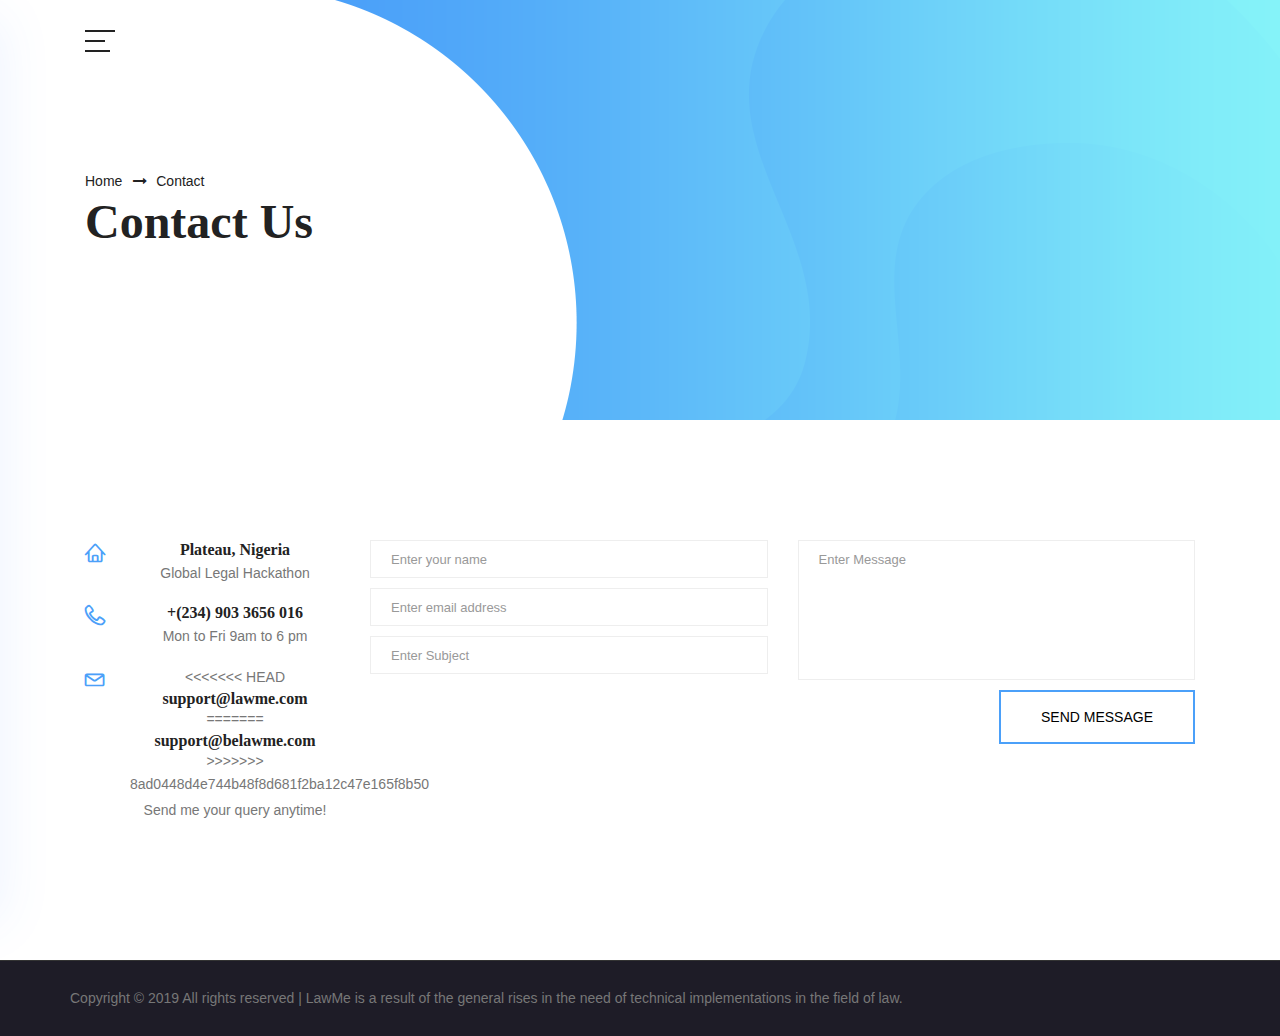
<file: contact.html>
<!DOCTYPE html>
<html lang="en-UK" class="no-js">
<head>
    <!-- Mobile Specific Meta -->
    <meta name="viewport" content="width=device-width, initial-scale=1, shrink-to-fit=no">

    <meta name="author" content="the web wolf">
    <!-- Meta Description -->
    <meta name="description" content="I don't just practice law, I'm also social. Chat me!">
    <!-- Meta Keyword -->
    <meta name="keywords" content="Contact , LawMe">
    <!-- meta character set -->
    <meta charset="UTF-8">
    <!-- Site Title -->
    <title>Contact LawMe</title>


    <!-- Favicon-->
    <link rel="shortcut icon" href="img/icon/favicon.ico">

    <link rel="apple-touch-icon" sizes="57x57" href="img/icon/apple-icon-57x57.png">
    <link rel="apple-touch-icon" sizes="60x60" href="img/icon/apple-icon-60x60.png">
    <link rel="apple-touch-icon" sizes="72x72" href="img/icon/apple-icon-72x72.png">
    <link rel="apple-touch-icon" sizes="76x76" href="img/icon/apple-icon-76x76.png">
    <link rel="apple-touch-icon" sizes="114x114" href="img/icon/apple-icon-114x114.png">
    <link rel="apple-touch-icon" sizes="120x120" href="img/icon/apple-icon-120x120.png">
    <link rel="apple-touch-icon" sizes="144x144" href="img/icon/apple-icon-144x144.png">
    <link rel="apple-touch-icon" sizes="152x152" href="img/icon/apple-icon-152x152.png">
    <link rel="apple-touch-icon" sizes="180x180" href="img/icon/apple-icon-180x180.png">
    <link rel="icon" type="image/png" sizes="192x192"  href="android-icon-192x192.png">
    <link rel="icon" type="image/png" sizes="32x32" href="img/icon/favicon-32x32.png">
    <link rel="icon" type="image/png" sizes="96x96" href="img/icon/favicon-96x96.png">
    <link rel="icon" type="image/png" sizes="16x16" href="img/icon/favicon-16x16.png">
    <link rel="manifest" href="img/icon/manifest.json">
    <meta name="msapplication-TileColor" content="#ffffff">
    <meta name="msapplication-TileImage" content="ms-icon-144x144.png">
    <meta name="theme-color" content="#307CF7"> 

    <link href="https://fonts.googleapis.com/css?family=Playfair+Display:700|Roboto:400,400i,500" rel="stylesheet">
    <!--
            CSS
            ============================================= -->
    <link rel="stylesheet" href="css/linearicons.css">
    <link rel="stylesheet" href="css/font-awesome.min.css">
    <link rel="stylesheet" href="css/bootstrap.css">
    <link rel="stylesheet" href="css/hexagons.min.css">
    <link rel="stylesheet" href="css/main.css">

    <style type="text/css">
    .logo img{
        -moz-transform: scaleX(-1);
        -o-transform: scaleX(-1);
        -webkit-transform: scaleX(-1);
        transform: scaleX(-1);
        filter: FlipH;
        -ms-filter: "FlipH";        
    }       

    @media(max-width:714px){
        .side-menu{
            overflow-y: scroll
        }
    }
    </style>

</head>

<body>
    <div id="preloader">
        <img src="img/loader.gif">
    </div>
    <!--================ Offcanvus Menu Area =================-->
    <div class="side_menu" style="height: 100%;">
        <div class="logo">
            <a href="index">
                <img src="img/logo.png" style="height:200px;width:180px" alt="Just one of LawMe's Image">
            </a>
        </div>
        <ul class="list menu-left">
            <li>
                <a href="index">Home</a>
            </li>
            <li>
                <a href="about">About Me</a>
            </li>
            <li>
                <a href="services">My Services</a>
            </li>

            <li>
                <a href="contact">Contact</a>
            </li>
        </ul>
    </div>
    <!--================ End Offcanvus Menu Area =================-->

    <!--================ Canvus Menu Area =================-->
    <div class="canvus_menu" >
        <div class="container" >
            <div class="toggle_icon"  title="Menu Bar">
                <span></span>
            </div>
        </div>
    </div>
    <!--================ End Canvus Menu Area =================-->

    <!--================Home Banner Area =================-->
    <section class="banner_area ">
        <div class="banner_inner overlay d-flex align-items-center">
            <div class="container">
                <div class="banner_content text-left">
                    <div class="page_link">
                        <a href="index">Home</a>
                        <a href="contact">Contact</a>
                    </div>
                    <h2>Contact Us</h2>
                </div>
            </div>
        </div>
    </section>
    <!--================End Home Banner Area =================-->

    <!--================Contact Area =================-->
    <section class="contact_area section-gap">
        <div class="container">

            <div class="row">
                <div class="col-lg-3">
                    <div class="contact_info">
                        <div class="info_item">
                            <i class="lnr lnr-home"></i>
                            <h6>Plateau, Nigeria</h6>
                            <p>Global Legal Hackathon</p>
                        </div>
                        <div class="info_item">
                            <i class="lnr lnr-phone-handset"></i>
                            <h6><a href="#">+(234) 903 3656 016</a></h6>
                            <p>Mon to Fri 9am to 6 pm</p>
                        </div>
                        <div class="info_item">
                            <i class="lnr lnr-envelope"></i>
<<<<<<< HEAD
                            <h6><a href="#">support@lawme.com</a></h6>
=======
                            <h6><a href="#">support@belawme.com</a></h6>
>>>>>>> 8ad0448d4e744b48f8d681f2ba12c47e165f8b50
                            <p>Send me your query anytime!</p>
                        </div>
                    </div>
                </div>
                <div class="col-lg-9">
                    <form class="row contact_form" action="contact_process.php" method="post" id="contactForm"
                        novalidate="novalidate">
                        <div class="col-md-6">
                            <div class="form-group">
                                <input type="text" class="form-control" id="name" name="name" placeholder="Enter your name">
                            </div>
                            <div class="form-group">
                                <input type="email" class="form-control" id="email" name="email" placeholder="Enter email address">
                            </div>
                            <div class="form-group">
                                <input type="text" class="form-control" id="subject" name="subject" placeholder="Enter Subject">
                            </div>
                        </div>
                        <div class="col-md-6">
                            <div class="form-group">
                                <textarea class="form-control" name="message" id="message" rows="1" placeholder="Enter Message"></textarea>
                            </div>
                        </div>
                        <div class="col-md-12 text-right">
                            <button type="submit" value="submit" class="primary-btn">Send Message</button>
                        </div>
                    </form>
                </div>
            </div>
        </div>
    </section>
    <!--================Contact Area =================-->
    <footer class="footer-area section_gap">
        <div class="footer-bottom d-flex justify-content-between align-items-center flex-wrap">
            <div class="container">
                <div class="row justify-content-between">
                    Copyright &copy; 2019 All rights reserved | LawMe is a result of the general rises in the need of technical implementations in the field of law.
            
                </div>
                </div>
            </div>
        </div>
    </footer>

    <script src="js/vendor/jquery-2.2.4.min.js"></script>
    <script src="https://cdnjs.cloudflare.com/ajax/libs/popper.js/1.11.0/umd/popper.min.js" integrity="sha384-b/U6ypiBEHpOf/4+1nzFpr53nxSS+GLCkfwBdFNTxtclqqenISfwAzpKaMNFNmj4"
     crossorigin="anonymous"></script>
    <script src="js/vendor/bootstrap.min.js"></script>
    <script src="js/parallax.min.js"></script>
    <script src="js/jquery.sticky.js"></script>
    <script src="js/hexagons.min.js"></script>
    <script src="js/waypoints.min.js"></script>
    <script src="js/widthit.js"></script>
    <script src="js/main.js"></script>  

    <script type="text/javascript">

        if('serviceWorker' in navigator){
            if (navigator.serviceWorker.controller) {
              console.log('[PWA Builder] active service worker found, no need to register')
            } else {
              //Register the ServiceWorker
              navigator.serviceWorker.register('./newsw.js', {
                scope: './'
              }).then(function(reg) {
                console.log('Service worker has been registered for scope:'+ reg.scope);
              });
            }

        }
        else{
            console.log('cannot register service worker because site is not running on a secure connection (https)')
        }

    </script>

<script src="https://static.landbot.io/landbot-widget/landbot-widget-1.0.0.js"></script>
<script>
  var myLandbotLivechat = new LandbotLivechat({
    index: 'https://landbot.io/u/H-138117-8CHUZ5ILP0B5XT16/index.html',
  });
</script>

<script>
  // Show a proactive message on landbot load
  myLandbotLivechat.on('landbot-load', () => {
    myLandbotLivechat.sendProactive("Hello there!");
  });
  
</script>

  </body>

</html>
</file>
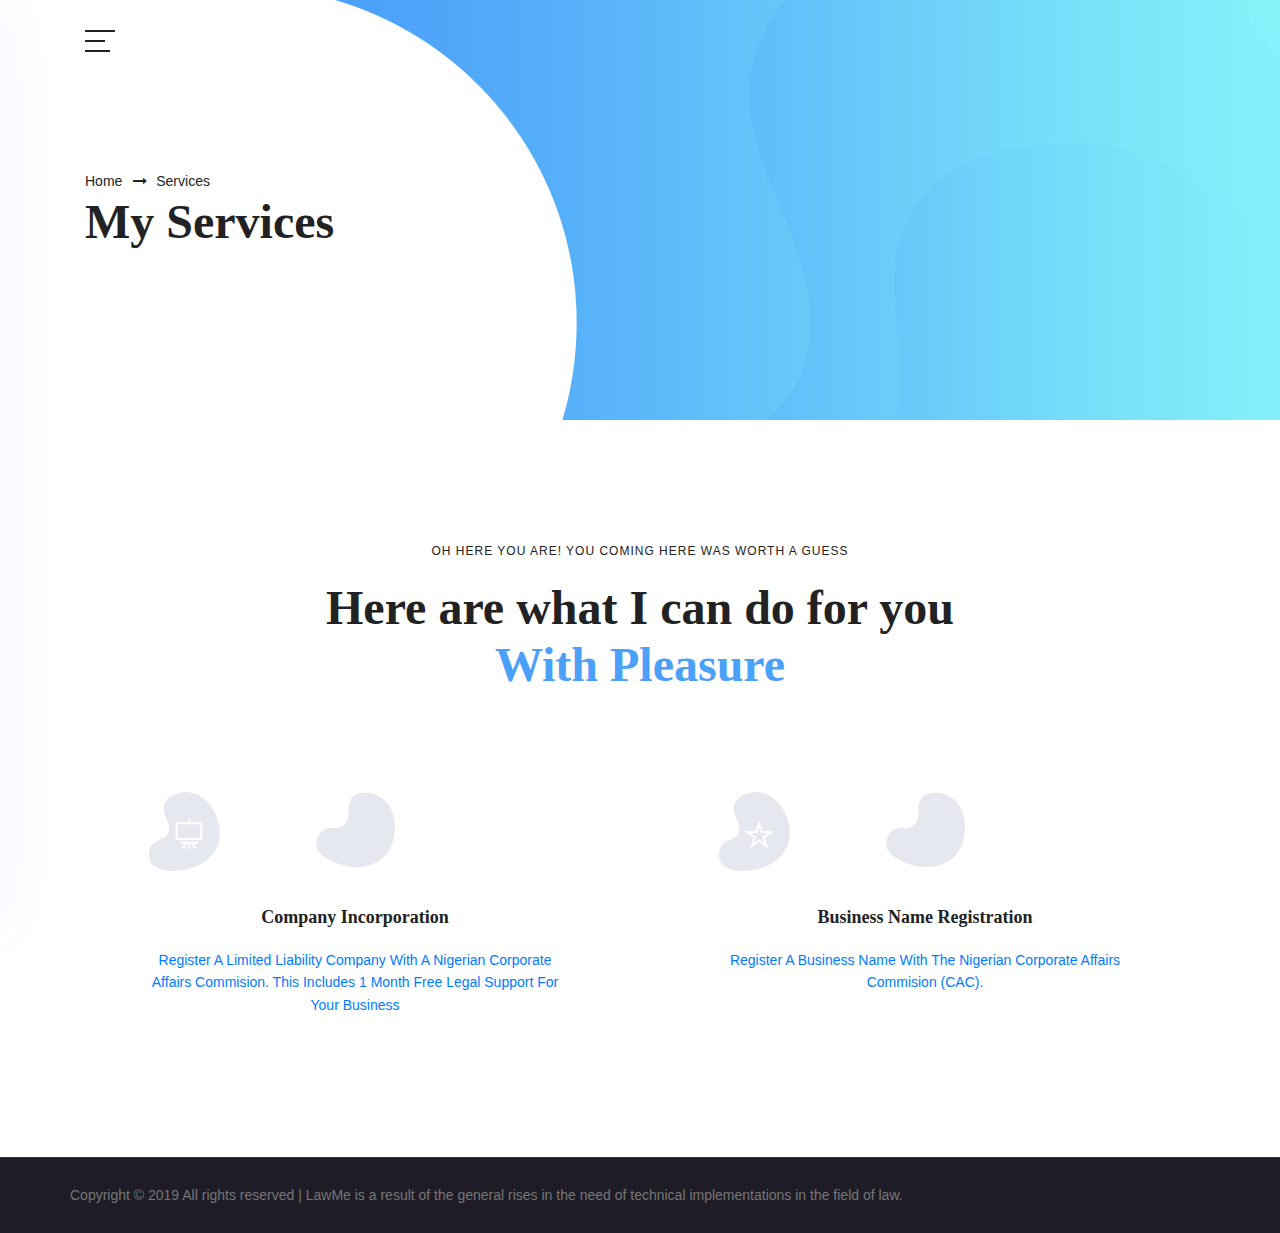
<file: services.html>
<!DOCTYPE html>
<html lang="en-UK" class="no-js">

<head>
	<!-- Mobile Specific Meta -->
	<meta name="viewport" content="width=device-width, initial-scale=1, shrink-to-fit=no">
	<!-- Author Meta -->
	<meta name="author" content="LawMe">
	<!-- Meta Description -->
	<meta name="description" content="The wide range of outside services offered by LawMe ">
	<!-- Meta Keyword -->
	<meta name="keywords" content="Legal bot">
	<!-- meta character set -->
	<meta charset="UTF-8">
	<!-- Site Title -->
	<title>LawMe | My services</title>

	<!-- requires the header file -->

	<!-- Favicon-->
	<link rel="shortcut icon" href="img/icon/favicon.ico">

	<link rel="apple-touch-icon" sizes="57x57" href="img/icon/apple-icon-57x57.png">
	<link rel="apple-touch-icon" sizes="60x60" href="img/icon/apple-icon-60x60.png">
	<link rel="apple-touch-icon" sizes="72x72" href="img/icon/apple-icon-72x72.png">
	<link rel="apple-touch-icon" sizes="76x76" href="img/icon/apple-icon-76x76.png">
	<link rel="apple-touch-icon" sizes="114x114" href="img/icon/apple-icon-114x114.png">
	<link rel="apple-touch-icon" sizes="120x120" href="img/icon/apple-icon-120x120.png">
	<link rel="apple-touch-icon" sizes="144x144" href="img/icon/apple-icon-144x144.png">
	<link rel="apple-touch-icon" sizes="152x152" href="img/icon/apple-icon-152x152.png">
	<link rel="apple-touch-icon" sizes="180x180" href="img/icon/apple-icon-180x180.png">
	<link rel="icon" type="image/png" sizes="192x192"  href="android-icon-192x192.png">
	<link rel="icon" type="image/png" sizes="32x32" href="img/icon/favicon-32x32.png">
	<link rel="icon" type="image/png" sizes="96x96" href="img/icon/favicon-96x96.png">
	<link rel="icon" type="image/png" sizes="16x16" href="img/icon/favicon-16x16.png">
	<link rel="manifest" href="img/icon/manifest.json">
	<meta name="msapplication-TileColor" content="#ffffff">
	<meta name="msapplication-TileImage" content="ms-icon-144x144.png">
	<meta name="theme-color" content="#307CF7">	

	<link href="https://fonts.googleapis.com/css?family=Playfair+Display:700|Roboto:400,400i,500" rel="stylesheet">
	<!--
			CSS
			============================================= -->
	<link rel="stylesheet" href="css/linearicons.css">
	<link rel="stylesheet" href="css/font-awesome.min.css">
	<link rel="stylesheet" href="css/bootstrap.css">
	<link rel="stylesheet" href="css/hexagons.min.css">
	<link rel="stylesheet" href="css/main.css">

	<style type="text/css">
	.logo img{
        -moz-transform: scaleX(-1);
        -o-transform: scaleX(-1);
        -webkit-transform: scaleX(-1);
        transform: scaleX(-1);
        filter: FlipH;
        -ms-filter: "FlipH";		
	}		

	@media(max-width:714px){
		.side-menu{
			overflow-y: scroll
		}
	}
	</style>

</head>

<body>
	<div id="preloader">
		<img src="img/loader.gif">
	</div>
	<!--================ Offcanvus Menu Area =================-->
	<div class="side_menu" style="height: 100%;">
		<div class="logo">
			<a href="index">
				<img src="img/logo.png" style="height:200px;width:180px" alt="Just one of LawMe's Image">
			</a>
		</div>
		<ul class="list menu-left">
			<li>
				<a href="index">Home</a>
			</li>
			<li>
				<a href="about">About Me</a>
			</li>
			<li>
				<a href="services">My Services</a>
			</li>

			<li>
				<a href="contact">Contact</a>
			</li>
		</ul>
	</div>
	<!--================ End Offcanvus Menu Area =================-->

	<!--================ Canvus Menu Area =================-->
	<div class="canvus_menu" >
		<div class="container" >
			<div class="toggle_icon"  title="Menu Bar">
				<span></span>
			</div>
		</div>
	</div>
	<!--================ End Canvus Menu Area =================-->


	<!--================Home Banner Area =================-->
	<section class="banner_area ">
		<div class="banner_inner overlay d-flex align-items-center">
			<div class="container">
				<div class="banner_content text-left">
					<div class="page_link">
						<a href="index">Home</a>
						<a href="service">Services</a>
					</div>
					<h2>My Services</h2>
				</div>
			</div>
		</div>
	</section>
	<!--================End Home Banner Area =================-->

	<!--================ Start Service Area =================-->
	<section class="service-area section-gap">
		<div class="container">
			<div class="row justify-content-center">
				<div class="col-lg-9 text-center">
					<div class="section-title">
						<p>Oh Here you are! You coming here was worth a guess</p>
						<h1>Here are what I can do for you <br> <span> With Pleasure </span></h1>
					</div>
				</div>
			</div>
			<div class="row">
				<!-- single-features -->
				<div class="col-xs-12 col-sm-6">
					<a href="company-incorporation">
						<div class="single-service">
							<div class="service-icon">
								<img src="img/service/shape1.png" alt="">
								<img class="s-icon" src="img/service/icon1.png" alt="">
								<img class="clr-icon" src="img/service/clr-icon1.png" alt="">
							</div>
							<div class="service-content">
								<h4>Company Incorporation</h4>
								<p style="text-transform: capitalize;">Register a limited Liability company with a nigerian corporate affairs commision. 
								This includes 1 month free legal support for your business</p>
							</div>
						</div>
					</a>
				</div>
				<!-- single-features -->
				<div class="col-xs-12 col-sm-6">
					<a href="business-name">
						<div class="single-service">
							<div class="service-icon">
								<img src="img/service/shape1.png" alt="">
								<img class="s-icon" src="img/service/icon2.png" alt="">
								<img class="clr-icon" src="img/service/clr-icon2.png" alt="">
							</div>
							<div class="service-content">
								<h4>Business Name Registration</h4>
								<p style="text-transform: capitalize;">Register a business name with the nigerian corporate affairs commision (CAC).</p>
							</div>
						</div>
					</a>	
				</div>

			</div>
		</div>
	</section>
	<!--================ End Service Area =================-->


	<!-- requires the footer file -->
<div class="clearfix"></div>
	<footer class="footer-area section_gap">
		<div class="footer-bottom d-flex justify-content-between align-items-center flex-wrap">
			<div class="container">
				<div class="row justify-content-between">
					Copyright &copy; 2019 All rights reserved | LawMe is a result of the general rises in the need of technical implementations in the field of law.
			
				</div>
				</div>
			</div>
		</div>
	</footer>

	<script src="js/vendor/jquery-2.2.4.min.js"></script>
	<script src="https://cdnjs.cloudflare.com/ajax/libs/popper.js/1.11.0/umd/popper.min.js" integrity="sha384-b/U6ypiBEHpOf/4+1nzFpr53nxSS+GLCkfwBdFNTxtclqqenISfwAzpKaMNFNmj4"
	 crossorigin="anonymous"></script>
	<script src="js/vendor/bootstrap.min.js"></script>
	<script src="js/parallax.min.js"></script>
	<script src="js/jquery.sticky.js"></script>
	<script src="js/hexagons.min.js"></script>
	<script src="js/waypoints.min.js"></script>
	<script src="js/widthit.js"></script>
	<script src="js/main.js"></script>	

	<script type="text/javascript">

	    if('serviceWorker' in navigator){
	        if (navigator.serviceWorker.controller) {
	          console.log('[PWA Builder] active service worker found, no need to register')
	        } else {
	          //Register the ServiceWorker
	          navigator.serviceWorker.register('./newsw.js', {
	            scope: './'
	          }).then(function(reg) {
	            console.log('Service worker has been registered for scope:'+ reg.scope);
	          });
	        }

	    }
	    else{
	        console.log('cannot register service worker because site is not running on a secure connection (https)')
	    }

	</script>
<script src="https://static.landbot.io/landbot-widget/landbot-widget-1.0.0.js"></script>
<script>
  var myLandbotLivechat = new LandbotLivechat({
    index: 'https://landbot.io/u/H-138117-8CHUZ5ILP0B5XT16/index.html',
  });
</script>
<script>
  // Show a proactive message on landbot load
  myLandbotLivechat.on('landbot-load', () => {
    myLandbotLivechat.sendProactive("Hello there!");
  });
</script>	
</body>

</html>
</file>
<file: css/linearicons.css>
@font-face {
	font-family: 'Linearicons-Free';
	src:url('../fonts/Linearicons-Free.eot?w118d');
	src:url('../fonts/Linearicons-Free.eot?#iefixw118d') format('embedded-opentype'),
		url('../fonts/Linearicons-Free.woff2?w118d') format('woff2'),
		url('../fonts/Linearicons-Free.woff?w118d') format('woff'),
		url('../fonts/Linearicons-Free.ttf?w118d') format('truetype'),
		url('../fonts/Linearicons-Free.svg?w118d#Linearicons-Free') format('svg');
	font-weight: normal;
	font-style: normal;
}

.lnr {
	font-family: 'Linearicons-Free';
	speak: none;
	font-style: normal;
	font-weight: normal;
	font-variant: normal;
	text-transform: none;
	line-height: 1;

	/* Better Font Rendering =========== */
	-webkit-font-smoothing: antialiased;
	-moz-osx-font-smoothing: grayscale;
}

.lnr-home:before {
	content: "\e800";
}
.lnr-apartment:before {
	content: "\e801";
}
.lnr-pencil:before {
	content: "\e802";
}
.lnr-magic-wand:before {
	content: "\e803";
}
.lnr-drop:before {
	content: "\e804";
}
.lnr-lighter:before {
	content: "\e805";
}
.lnr-poop:before {
	content: "\e806";
}
.lnr-sun:before {
	content: "\e807";
}
.lnr-moon:before {
	content: "\e808";
}
.lnr-cloud:before {
	content: "\e809";
}
.lnr-cloud-upload:before {
	content: "\e80a";
}
.lnr-cloud-download:before {
	content: "\e80b";
}
.lnr-cloud-sync:before {
	content: "\e80c";
}
.lnr-cloud-check:before {
	content: "\e80d";
}
.lnr-database:before {
	content: "\e80e";
}
.lnr-lock:before {
	content: "\e80f";
}
.lnr-cog:before {
	content: "\e810";
}
.lnr-trash:before {
	content: "\e811";
}
.lnr-dice:before {
	content: "\e812";
}
.lnr-heart:before {
	content: "\e813";
}
.lnr-star:before {
	content: "\e814";
}
.lnr-star-half:before {
	content: "\e815";
}
.lnr-star-empty:before {
	content: "\e816";
}
.lnr-flag:before {
	content: "\e817";
}
.lnr-envelope:before {
	content: "\e818";
}
.lnr-paperclip:before {
	content: "\e819";
}
.lnr-inbox:before {
	content: "\e81a";
}
.lnr-eye:before {
	content: "\e81b";
}
.lnr-printer:before {
	content: "\e81c";
}
.lnr-file-empty:before {
	content: "\e81d";
}
.lnr-file-add:before {
	content: "\e81e";
}
.lnr-enter:before {
	content: "\e81f";
}
.lnr-exit:before {
	content: "\e820";
}
.lnr-graduation-hat:before {
	content: "\e821";
}
.lnr-license:before {
	content: "\e822";
}
.lnr-music-note:before {
	content: "\e823";
}
.lnr-film-play:before {
	content: "\e824";
}
.lnr-camera-video:before {
	content: "\e825";
}
.lnr-camera:before {
	content: "\e826";
}
.lnr-picture:before {
	content: "\e827";
}
.lnr-book:before {
	content: "\e828";
}
.lnr-bookmark:before {
	content: "\e829";
}
.lnr-user:before {
	content: "\e82a";
}
.lnr-users:before {
	content: "\e82b";
}
.lnr-shirt:before {
	content: "\e82c";
}
.lnr-store:before {
	content: "\e82d";
}
.lnr-cart:before {
	content: "\e82e";
}
.lnr-tag:before {
	content: "\e82f";
}
.lnr-phone-handset:before {
	content: "\e830";
}
.lnr-phone:before {
	content: "\e831";
}
.lnr-pushpin:before {
	content: "\e832";
}
.lnr-map-marker:before {
	content: "\e833";
}
.lnr-map:before {
	content: "\e834";
}
.lnr-location:before {
	content: "\e835";
}
.lnr-calendar-full:before {
	content: "\e836";
}
.lnr-keyboard:before {
	content: "\e837";
}
.lnr-spell-check:before {
	content: "\e838";
}
.lnr-screen:before {
	content: "\e839";
}
.lnr-smartphone:before {
	content: "\e83a";
}
.lnr-tablet:before {
	content: "\e83b";
}
.lnr-laptop:before {
	content: "\e83c";
}
.lnr-laptop-phone:before {
	content: "\e83d";
}
.lnr-power-switch:before {
	content: "\e83e";
}
.lnr-bubble:before {
	content: "\e83f";
}
.lnr-heart-pulse:before {
	content: "\e840";
}
.lnr-construction:before {
	content: "\e841";
}
.lnr-pie-chart:before {
	content: "\e842";
}
.lnr-chart-bars:before {
	content: "\e843";
}
.lnr-gift:before {
	content: "\e844";
}
.lnr-diamond:before {
	content: "\e845";
}
.lnr-linearicons:before {
	content: "\e846";
}
.lnr-dinner:before {
	content: "\e847";
}
.lnr-coffee-cup:before {
	content: "\e848";
}
.lnr-leaf:before {
	content: "\e849";
}
.lnr-paw:before {
	content: "\e84a";
}
.lnr-rocket:before {
	content: "\e84b";
}
.lnr-briefcase:before {
	content: "\e84c";
}
.lnr-bus:before {
	content: "\e84d";
}
.lnr-car:before {
	content: "\e84e";
}
.lnr-train:before {
	content: "\e84f";
}
.lnr-bicycle:before {
	content: "\e850";
}
.lnr-wheelchair:before {
	content: "\e851";
}
.lnr-select:before {
	content: "\e852";
}
.lnr-earth:before {
	content: "\e853";
}
.lnr-smile:before {
	content: "\e854";
}
.lnr-sad:before {
	content: "\e855";
}
.lnr-neutral:before {
	content: "\e856";
}
.lnr-mustache:before {
	content: "\e857";
}
.lnr-alarm:before {
	content: "\e858";
}
.lnr-bullhorn:before {
	content: "\e859";
}
.lnr-volume-high:before {
	content: "\e85a";
}
.lnr-volume-medium:before {
	content: "\e85b";
}
.lnr-volume-low:before {
	content: "\e85c";
}
.lnr-volume:before {
	content: "\e85d";
}
.lnr-mic:before {
	content: "\e85e";
}
.lnr-hourglass:before {
	content: "\e85f";
}
.lnr-undo:before {
	content: "\e860";
}
.lnr-redo:before {
	content: "\e861";
}
.lnr-sync:before {
	content: "\e862";
}
.lnr-history:before {
	content: "\e863";
}
.lnr-clock:before {
	content: "\e864";
}
.lnr-download:before {
	content: "\e865";
}
.lnr-upload:before {
	content: "\e866";
}
.lnr-enter-down:before {
	content: "\e867";
}
.lnr-exit-up:before {
	content: "\e868";
}
.lnr-bug:before {
	content: "\e869";
}
.lnr-code:before {
	content: "\e86a";
}
.lnr-link:before {
	content: "\e86b";
}
.lnr-unlink:before {
	content: "\e86c";
}
.lnr-thumbs-up:before {
	content: "\e86d";
}
.lnr-thumbs-down:before {
	content: "\e86e";
}
.lnr-magnifier:before {
	content: "\e86f";
}
.lnr-cross:before {
	content: "\e870";
}
.lnr-menu:before {
	content: "\e871";
}
.lnr-list:before {
	content: "\e872";
}
.lnr-chevron-up:before {
	content: "\e873";
}
.lnr-chevron-down:before {
	content: "\e874";
}
.lnr-chevron-left:before {
	content: "\e875";
}
.lnr-chevron-right:before {
	content: "\e876";
}
.lnr-arrow-up:before {
	content: "\e877";
}
.lnr-arrow-down:before {
	content: "\e878";
}
.lnr-arrow-left:before {
	content: "\e879";
}
.lnr-arrow-right:before {
	content: "\e87a";
}
.lnr-move:before {
	content: "\e87b";
}
.lnr-warning:before {
	content: "\e87c";
}
.lnr-question-circle:before {
	content: "\e87d";
}
.lnr-menu-circle:before {
	content: "\e87e";
}
.lnr-checkmark-circle:before {
	content: "\e87f";
}
.lnr-cross-circle:before {
	content: "\e880";
}
.lnr-plus-circle:before {
	content: "\e881";
}
.lnr-circle-minus:before {
	content: "\e882";
}
.lnr-arrow-up-circle:before {
	content: "\e883";
}
.lnr-arrow-down-circle:before {
	content: "\e884";
}
.lnr-arrow-left-circle:before {
	content: "\e885";
}
.lnr-arrow-right-circle:before {
	content: "\e886";
}
.lnr-chevron-up-circle:before {
	content: "\e887";
}
.lnr-chevron-down-circle:before {
	content: "\e888";
}
.lnr-chevron-left-circle:before {
	content: "\e889";
}
.lnr-chevron-right-circle:before {
	content: "\e88a";
}
.lnr-crop:before {
	content: "\e88b";
}
.lnr-frame-expand:before {
	content: "\e88c";
}
.lnr-frame-contract:before {
	content: "\e88d";
}
.lnr-layers:before {
	content: "\e88e";
}
.lnr-funnel:before {
	content: "\e88f";
}
.lnr-text-format:before {
	content: "\e890";
}
.lnr-text-format-remove:before {
	content: "\e891";
}
.lnr-text-size:before {
	content: "\e892";
}
.lnr-bold:before {
	content: "\e893";
}
.lnr-italic:before {
	content: "\e894";
}
.lnr-underline:before {
	content: "\e895";
}
.lnr-strikethrough:before {
	content: "\e896";
}
.lnr-highlight:before {
	content: "\e897";
}
.lnr-text-align-left:before {
	content: "\e898";
}
.lnr-text-align-center:before {
	content: "\e899";
}
.lnr-text-align-right:before {
	content: "\e89a";
}
.lnr-text-align-justify:before {
	content: "\e89b";
}
.lnr-line-spacing:before {
	content: "\e89c";
}
.lnr-indent-increase:before {
	content: "\e89d";
}
.lnr-indent-decrease:before {
	content: "\e89e";
}
.lnr-pilcrow:before {
	content: "\e89f";
}
.lnr-direction-ltr:before {
	content: "\e8a0";
}
.lnr-direction-rtl:before {
	content: "\e8a1";
}
.lnr-page-break:before {
	content: "\e8a2";
}
.lnr-sort-alpha-asc:before {
	content: "\e8a3";
}
.lnr-sort-amount-asc:before {
	content: "\e8a4";
}
.lnr-hand:before {
	content: "\e8a5";
}
.lnr-pointer-up:before {
	content: "\e8a6";
}
.lnr-pointer-right:before {
	content: "\e8a7";
}
.lnr-pointer-down:before {
	content: "\e8a8";
}
.lnr-pointer-left:before {
	content: "\e8a9";
}
</file>
<file: css/main.css>
/*--------------------------- Color variations ----------------------*/
/* Medium Layout: 1280px */
/* Tablet Layout: 768px */
/* Mobile Layout: 320px */
/* Wide Mobile Layout: 480px */
/* =================================== */
/*  Basic Style 
/* =================================== */
::-moz-selection {
  /* Code for Firefox */
  background-color: #4ba0f9;
  color: #fff; }

::selection {
  background-color: #4ba0f9;
  color: #fff; }

::-webkit-input-placeholder {
  /* WebKit, Blink, Edge */
  color: #777777;
  font-weight: 300; }

:-moz-placeholder {
  /* Mozilla Firefox 4 to 18 */
  color: #777777;
  opacity: 1;
  font-weight: 300; }

::-moz-placeholder {
  /* Mozilla Firefox 19+ */
  color: #777777;
  opacity: 1;
  font-weight: 300; }

:-ms-input-placeholder {
  /* Internet Explorer 10-11 */
  color: #777777;
  font-weight: 300; }

::-ms-input-placeholder {
  /* Microsoft Edge */
  color: #777777;
  font-weight: 300; }

body {
  color: #777777;
  font-family: "Roboto", sans-serif;
  font-size: 14px;
  font-weight: 500;
  line-height: 1.625em;
  position: relative; }

ol,
ul {
  margin: 0;
  padding: 0;
  list-style: none; }

select {
  display: block; }

figure {
  margin: 0; }

a {
  -webkit-transition: all 0.3s ease 0s;
  -moz-transition: all 0.3s ease 0s;
  -o-transition: all 0.3s ease 0s;
  transition: all 0.3s ease 0s; }

iframe {
  border: 0; }

a,
a:focus,
a:hover {
  text-decoration: none;
  outline: 0; }

.btn.active.focus,
.btn.active:focus,
.btn.focus,
.btn.focus:active,
.btn:active:focus,
.btn:focus {
  text-decoration: none;
  outline: 0; }

/**
 *  Typography
 *
 **/
.btn i,
.btn-large i,
.btn-floating i,
.btn-large i,
.btn-flat i {
  font-size: 1em;
  line-height: inherit; }

h1,
h2,
h3,
h4,
h5,
h6 {
  font-family: "Playfair Display", serif;
  color: #222222;
  line-height: 1.2em !important;
  font-weight: 700; }

.h1,
.h2,
.h3,
.h4,
.h5,
.h6 {
  margin-bottom: 0;
  margin-top: 0;
  font-family: "Playfair Display", serif;
  font-weight: 700;
  color: #222222; }

h1,
.h1 {
  font-size: 36px; }

h2,
.h2 {
  font-size: 30px; }

h3,
.h3 {
  font-size: 24px; }

h4,
.h4 {
  font-size: 18px; }

h5,
.h5 {
  font-size: 16px; }

h6,
.h6 {
  font-size: 14px; }

td,
th {
  border-radius: 0px; }

/**
 * For modern browsers
 * 1. The space content is one way to avoid an Opera bug when the
 *    contenteditable attribute is included anywhere else in the document.
 *    Otherwise it causes space to appear at the top and bottom of elements
 *    that are clearfixed.
 * 2. The use of `table` rather than `block` is only necessary if using
 *    `:before` to contain the top-margins of child elements.
 */
.clear::before, .clear::after {
  content: " ";
  display: table; }
.clear::after {
  clear: both; }

.fz-11 {
  font-size: 11px; }

.fz-12 {
  font-size: 12px; }

.fz-13 {
  font-size: 13px; }

.fz-14 {
  font-size: 14px; }

.fz-15 {
  font-size: 15px; }

.fz-16 {
  font-size: 16px; }

.fz-18 {
  font-size: 18px; }

.fz-30 {
  font-size: 30px; }

.fz-48 {
  font-size: 48px !important; }

.fw100 {
  font-weight: 100; }

.fw300 {
  font-weight: 300; }

.fw400 {
  font-weight: 400 !important; }

.fw500 {
  font-weight: 500; }

.f700 {
  font-weight: 700; }

.fsi {
  font-style: italic; }

.mt-10 {
  margin-top: 10px; }

.mt-15 {
  margin-top: 15px; }

.mt-20 {
  margin-top: 20px; }

.mt-25 {
  margin-top: 25px; }

.mt-30 {
  margin-top: 30px; }

.mt-35 {
  margin-top: 35px; }

.mt-40 {
  margin-top: 40px; }

.mt-50 {
  margin-top: 50px; }

.mt-60 {
  margin-top: 60px; }

.mt-70 {
  margin-top: 70px; }

.mt-80 {
  margin-top: 80px; }

.mt-100 {
  margin-top: 100px; }

.mt-120 {
  margin-top: 120px; }

.mt-150 {
  margin-top: 150px; }

.ml-0 {
  margin-left: 0 !important; }

.ml-5 {
  margin-left: 5px !important; }

.ml-10 {
  margin-left: 10px; }

.ml-15 {
  margin-left: 15px; }

.ml-20 {
  margin-left: 20px; }

.ml-30 {
  margin-left: 30px; }

.ml-50 {
  margin-left: 50px; }

.mr-0 {
  margin-right: 0 !important; }

.mr-5 {
  margin-right: 5px !important; }

.mr-15 {
  margin-right: 15px; }

.mr-10 {
  margin-right: 10px; }

.mr-20 {
  margin-right: 20px; }

.mr-30 {
  margin-right: 30px; }

.mr-50 {
  margin-right: 50px; }

.mb-0 {
  margin-bottom: 0px; }

.mb-0-i {
  margin-bottom: 0px !important; }

.mb-5 {
  margin-bottom: 5px; }

.mb-10 {
  margin-bottom: 10px; }

.mb-15 {
  margin-bottom: 15px; }

.mb-20 {
  margin-bottom: 20px; }

.mb-25 {
  margin-bottom: 25px; }

.mb-30 {
  margin-bottom: 30px; }

.mb-40 {
  margin-bottom: 40px; }

.mb-50 {
  margin-bottom: 50px; }

.mb-60 {
  margin-bottom: 60px; }

.mb-70 {
  margin-bottom: 70px; }

.mb-80 {
  margin-bottom: 80px; }

.mb-90 {
  margin-bottom: 90px; }

.mb-100 {
  margin-bottom: 100px; }

.pt-0 {
  padding-top: 0px; }

.pt-10 {
  padding-top: 10px; }

.pt-15 {
  padding-top: 15px; }

.pt-20 {
  padding-top: 20px; }

.pt-25 {
  padding-top: 25px; }

.pt-30 {
  padding-top: 30px; }

.pt-40 {
  padding-top: 40px; }

.pt-50 {
  padding-top: 50px; }

.pt-60 {
  padding-top: 60px; }

.pt-70 {
  padding-top: 70px; }

.pt-80 {
  padding-top: 80px; }

.pt-90 {
  padding-top: 90px; }

.pt-100 {
  padding-top: 100px; }

.pt-120 {
  padding-top: 120px; }

.pt-150 {
  padding-top: 150px; }

.pb-0 {
  padding-bottom: 0px; }

.pb-10 {
  padding-bottom: 10px; }

.pb-15 {
  padding-bottom: 15px; }

.pb-20 {
  padding-bottom: 20px; }

.pb-25 {
  padding-bottom: 25px; }

.pb-30 {
  padding-bottom: 30px; }

.pb-40 {
  padding-bottom: 40px; }

.pb-50 {
  padding-bottom: 50px; }

.pb-60 {
  padding-bottom: 60px; }

.pb-70 {
  padding-bottom: 70px; }

.pb-80 {
  padding-bottom: 80px; }

.pb-90 {
  padding-bottom: 90px; }

.pb-100 {
  padding-bottom: 100px; }

.pb-120 {
  padding-bottom: 120px; }

.pb-150 {
  padding-bottom: 150px; }

.pr-30 {
  padding-right: 30px; }

.pl-30 {
  padding-left: 30px; }

.pl-90 {
  padding-left: 90px; }

.p-40 {
  padding: 40px; }

.float-left {
  float: left; }

.float-right {
  float: right; }

.text-italic {
  font-style: italic; }

.text-white {
  color: #fff; }

.transition {
  -webkit-transition: all 0.3s ease 0s;
  -moz-transition: all 0.3s ease 0s;
  -o-transition: all 0.3s ease 0s;
  transition: all 0.3s ease 0s; }

.section-full {
  padding: 100px 0; }

.section-half {
  padding: 75px 0; }

.text-center {
  text-align: center; }

.text-left {
  text-align: left; }

.text-rigth {
  text-align: right; }

.flex {
  display: -webkit-box;
  display: -webkit-flex;
  display: -moz-flex;
  display: -ms-flexbox;
  display: flex; }

.inline-flex {
  display: -webkit-inline-box;
  display: -webkit-inline-flex;
  display: -moz-inline-flex;
  display: -ms-inline-flexbox;
  display: inline-flex; }

.flex-grow {
  -webkit-box-flex: 1;
  -webkit-flex-grow: 1;
  -moz-flex-grow: 1;
  -ms-flex-positive: 1;
  flex-grow: 1; }

.flex-wrap {
  -webkit-flex-wrap: wrap;
  -moz-flex-wrap: wrap;
  -ms-flex-wrap: wrap;
  flex-wrap: wrap; }

.flex-left {
  -webkit-box-pack: start;
  -ms-flex-pack: start;
  -webkit-justify-content: flex-start;
  -moz-justify-content: flex-start;
  justify-content: flex-start; }

.flex-middle {
  -webkit-box-align: center;
  -ms-flex-align: center;
  -webkit-align-items: center;
  -moz-align-items: center;
  align-items: center; }

.flex-right {
  -webkit-box-pack: end;
  -ms-flex-pack: end;
  -webkit-justify-content: flex-end;
  -moz-justify-content: flex-end;
  justify-content: flex-end; }

.flex-top {
  -webkit-align-self: flex-start;
  -moz-align-self: flex-start;
  -ms-flex-item-align: start;
  align-self: flex-start; }

.flex-center {
  -webkit-box-pack: center;
  -ms-flex-pack: center;
  -webkit-justify-content: center;
  -moz-justify-content: center;
  justify-content: center; }

.flex-bottom {
  -webkit-align-self: flex-end;
  -moz-align-self: flex-end;
  -ms-flex-item-align: end;
  align-self: flex-end; }

.space-between {
  -webkit-box-pack: justify;
  -ms-flex-pack: justify;
  -webkit-justify-content: space-between;
  -moz-justify-content: space-between;
  justify-content: space-between; }

.space-around {
  -ms-flex-pack: distribute;
  -webkit-justify-content: space-around;
  -moz-justify-content: space-around;
  justify-content: space-around; }

.flex-column {
  -webkit-box-direction: normal;
  -webkit-box-orient: vertical;
  -webkit-flex-direction: column;
  -moz-flex-direction: column;
  -ms-flex-direction: column;
  flex-direction: column; }

.flex-cell {
  display: -webkit-box;
  display: -webkit-flex;
  display: -moz-flex;
  display: -ms-flexbox;
  display: flex;
  -webkit-box-flex: 1;
  -webkit-flex-grow: 1;
  -moz-flex-grow: 1;
  -ms-flex-positive: 1;
  flex-grow: 1; }

.display-table {
  display: table; }

.light {
  color: #fff; }

.dark {
  color: #000000; }

.relative {
  position: relative; }

.overflow-hidden {
  overflow: hidden; }

.overlay {
  position: absolute;
  left: 0;
  right: 0;
  top: 0;
  bottom: 0; }

.container.fullwidth {
  width: 100%; }
.container.no-padding {
  padding-left: 0;
  padding-right: 0; }

.no-padding {
  padding: 0; }

.section-bg {
  background: #f9fafc; }

@media (max-width: 767px) {
  .no-flex-xs {
    display: block !important; } }

.row.no-margin {
  margin-left: 0;
  margin-right: 0; }

.section-gap {
  padding: 120px 0; }
  @media (max-width: 991px) {
    .section-gap {
      padding: 80px 0; } }

.section-gap-top {
  padding-top: 80px; }
  @media (max-width: 991px) {
    .section-gap-top {
      padding-top: 80px 0; } }

.section-gap-bottom {
  padding-bottom: 80px; }
  @media (max-width: 991px) {
    .section-gap-bottom {
      padding-bottom: 80px 0; } }

.section-title {
  padding-bottom: 70px; }
  @media (max-width: 570px) {
    .section-title {
      padding-bottom: 40px; } }
  .section-title h1 {
    font-size: 48px; }
    @media (max-width: 1024px) {
      .section-title h1 {
        font-size: 36px; } }
    @media (max-width: 767px) {
      .section-title h1 {
        font-size: 30px; } }
    .section-title h1 span {
      color: #4ba0f9; }
  .section-title p {
    font-size: 12px;
    text-transform: uppercase;
    letter-spacing: 1px;
    color: #222222; }

.gradient-bg, .primary-btn:hover, .video-play-button:before, .video-play-button:after, .counter_area .single_counter:hover, .single-item .team-left .member-desc .m-social a:hover, .cta-area, .single-footer-widget .click-btn {
  background: -webkit-linear-gradient(90deg, #4ba0f9 0%, #85f3f9 100%);
  background: -moz-linear-gradient(90deg, #4ba0f9 0%, #85f3f9 100%);
  background: -o-linear-gradient(90deg, #4ba0f9 0%, #85f3f9 100%);
  background: -ms-linear-gradient(90deg, #4ba0f9 0%, #85f3f9 100%);
  background: linear-gradient(90deg, #4ba0f9 0%, #85f3f9 100%); }

.gradient-bg-reverse {
  background: -webkit-linear-gradient(270deg, #4ba0f9 0%, #85f3f9 100%);
  background: -moz-linear-gradient(270deg, #4ba0f9 0%, #85f3f9 100%);
  background: -o-linear-gradient(270deg, #4ba0f9 0%, #85f3f9 100%);
  background: -ms-linear-gradient(270deg, #4ba0f9 0%, #85f3f9 100%);
  background: linear-gradient(270deg, #4ba0f9 0%, #85f3f9 100%); }

.p1-gradient-color {
  background: -moz-linear-gradient(0deg, #3ea7ff 0%, #42d1ff 100%);
  background: -webkit-linear-gradient(0deg, #3ea7ff 0%, #42d1ff 100%);
  background: -ms-linear-gradient(0deg, #3ea7ff 0%, #42d1ff 100%);
  -webkit-background-clip: text;
  -webkit-text-fill-color: transparent; }

.primary-btn {
  background: transparent;
  line-height: 48px;
  padding-left: 40px;
  padding-right: 40px;
  border-radius: 0px;
  border: 2px solid #4ba0f9;
  color: #000000;
  display: inline-block;
  font-weight: 500;
  position: relative;
  -webkit-transition: all 0.3s ease 0s;
  -moz-transition: all 0.3s ease 0s;
  -o-transition: all 0.3s ease 0s;
  transition: all 0.3s ease 0s;
  cursor: pointer;
  text-transform: uppercase;
  position: relative; }
  .primary-btn:hover {
    color: #fff;
    box-shadow: 0px 20px 20px 0px rgba(157, 157, 157, 0.5);
    border-image: linear-gradient(to right, #4ba0f9 0%, #85f3f9 100%);
    -webkit-border-image: linear-gradient(to right, #4ba0f9 0%, #85f3f9 100%);
    border-image-slice: 1;
    border-width: 2px; }

.overlay {
  position: absolute;
  left: 0;
  right: 0;
  top: 0;
  bottom: 0; }

/* Start Video Play css
============================================================================================ */
.video-play-button {
  position: relative;
  box-sizing: content-box;
  display: inline-block;
  width: 32px;
  height: 44px;
  border-radius: 50%;
  padding: 46px 8px 18px 28px; }
  .video-play-button:before, .video-play-button:after {
    content: "";
    position: absolute;
    left: 50%;
    top: 50%;
    -webkit-transform: translate(-50%, -50%);
    -moz-transform: translate(-50%, -50%);
    -ms-transform: translate(-50%, -50%);
    -o-transform: translate(-50%, -50%);
    transform: translate(-50%, -50%);
    display: block;
    width: 60px;
    height: 60px;
    border-radius: 50%;
    box-shadow: 0px 20px 30px rgba(86, 176, 249, 0.3); }
  .video-play-button:before {
    z-index: 0;
    -webkit-animation: pulse-border 2000ms ease-out infinite;
    -moz-animation: pulse-border 2000ms ease-out infinite;
    -o-animation: pulse-border 2000ms ease-out infinite;
    animation: pulse-border 2000ms ease-out infinite; }
  .video-play-button:after {
    z-index: 1;
    -webkit-transition: all 200ms ease;
    -moz-transition: all 200ms ease;
    -o-transition: all 200ms ease;
    transition: all 200ms ease; }
  .video-play-button span {
    display: block;
    position: relative;
    z-index: 3;
    width: 0;
    height: 0;
    border-left: 16px solid #fff;
    border-top: 8px solid transparent;
    border-bottom: 8px solid transparent; }
  .video-play-button:hover:after {
    background-color: #1a86f7; }

.watch_video {
  margin-left: 20px; }
  .watch_video h5 {
    font-size: 18px; }
  .watch_video p {
    margin-bottom: 0; }

@-webkit-keyframes pulse-border {
  0% {
    -webkit-transform: translate(-50%, -50%) translateZ(0) scale(1);
    -moz-transform: translate(-50%, -50%) translateZ(0) scale(1);
    -ms-transform: translate(-50%, -50%) translateZ(0) scale(1);
    -o-transform: translate(-50%, -50%) translateZ(0) scale(1);
    transform: translate(-50%, -50%) translateZ(0) scale(1);
    opacity: 0.7; }
  100% {
    -webkit-transform: translate(-50%, -50%) translateZ(0) scale(1.5);
    -moz-transform: translate(-50%, -50%) translateZ(0) scale(1.5);
    -ms-transform: translate(-50%, -50%) translateZ(0) scale(1.5);
    -o-transform: translate(-50%, -50%) translateZ(0) scale(1.5);
    transform: translate(-50%, -50%) translateZ(0) scale(1.5);
    opacity: 0.1; } }
@-moz-keyframes pulse-border {
  0% {
    -webkit-transform: translate(-50%, -50%) translateZ(0) scale(1);
    -moz-transform: translate(-50%, -50%) translateZ(0) scale(1);
    -ms-transform: translate(-50%, -50%) translateZ(0) scale(1);
    -o-transform: translate(-50%, -50%) translateZ(0) scale(1);
    transform: translate(-50%, -50%) translateZ(0) scale(1);
    opacity: 0.7; }
  100% {
    -webkit-transform: translate(-50%, -50%) translateZ(0) scale(1.5);
    -moz-transform: translate(-50%, -50%) translateZ(0) scale(1.5);
    -ms-transform: translate(-50%, -50%) translateZ(0) scale(1.5);
    -o-transform: translate(-50%, -50%) translateZ(0) scale(1.5);
    transform: translate(-50%, -50%) translateZ(0) scale(1.5);
    opacity: 0.1; } }
@-o-keyframes pulse-border {
  0% {
    -webkit-transform: translate(-50%, -50%) translateZ(0) scale(1);
    -moz-transform: translate(-50%, -50%) translateZ(0) scale(1);
    -ms-transform: translate(-50%, -50%) translateZ(0) scale(1);
    -o-transform: translate(-50%, -50%) translateZ(0) scale(1);
    transform: translate(-50%, -50%) translateZ(0) scale(1);
    opacity: 0.7; }
  100% {
    -webkit-transform: translate(-50%, -50%) translateZ(0) scale(1.5);
    -moz-transform: translate(-50%, -50%) translateZ(0) scale(1.5);
    -ms-transform: translate(-50%, -50%) translateZ(0) scale(1.5);
    -o-transform: translate(-50%, -50%) translateZ(0) scale(1.5);
    transform: translate(-50%, -50%) translateZ(0) scale(1.5);
    opacity: 0.1; } }
@keyframes pulse-border {
  0% {
    -webkit-transform: translate(-50%, -50%) translateZ(0) scale(1);
    -moz-transform: translate(-50%, -50%) translateZ(0) scale(1);
    -ms-transform: translate(-50%, -50%) translateZ(0) scale(1);
    -o-transform: translate(-50%, -50%) translateZ(0) scale(1);
    transform: translate(-50%, -50%) translateZ(0) scale(1);
    opacity: 0.7; }
  100% {
    -webkit-transform: translate(-50%, -50%) translateZ(0) scale(1.5);
    -moz-transform: translate(-50%, -50%) translateZ(0) scale(1.5);
    -ms-transform: translate(-50%, -50%) translateZ(0) scale(1.5);
    -o-transform: translate(-50%, -50%) translateZ(0) scale(1.5);
    transform: translate(-50%, -50%) translateZ(0) scale(1.5);
    opacity: 0.1; } }
/* End Video Play css
============================================================================================ */
/*============== Elements Area css ================*/
.mb-20 {
  margin-bottom: 20px; }

.mb-30 {
  margin-bottom: 30px; }

.sample-text-area {
  padding: 100px 0px; }
  .sample-text-area .title_color {
    margin-bottom: 30px; }
  .sample-text-area p {
    line-height: 26px; }
    .sample-text-area p b {
      font-weight: bold;
      color: #4ba0f9; }
    .sample-text-area p i {
      color: #4ba0f9;
      font-style: italic; }
    .sample-text-area p sup {
      color: #4ba0f9;
      font-style: italic; }
    .sample-text-area p sub {
      color: #4ba0f9;
      font-style: italic; }
    .sample-text-area p del {
      color: #4ba0f9; }
    .sample-text-area p u {
      color: #4ba0f9; }

/*============== End Elements Area css ================*/
/*==============Elements Button Area css ================*/
.elements_button .title_color {
  margin-bottom: 30px;
  color: #222222; }

.title_color {
  color: #222222; }

.button-group-area {
  margin-top: 15px; }
  .button-group-area:nth-child(odd) {
    margin-top: 40px; }
  .button-group-area:first-child {
    margin-top: 0px; }
  .button-group-area .theme_btn {
    margin-right: 10px; }
  .button-group-area .white_btn {
    margin-right: 10px; }
  .button-group-area .link {
    text-decoration: underline;
    color: #222222;
    background: transparent; }
    .button-group-area .link:hover {
      color: #fff; }
  .button-group-area .disable {
    background: transparent;
    color: #007bff;
    cursor: not-allowed; }
    .button-group-area .disable:before {
      display: none; }

.primary {
  background: #52c5fd; }
  .primary:before {
    background: #2faae6; }

.success {
  background: #4cd3e3; }
  .success:before {
    background: #2ebccd; }

.info {
  color: #38a4ff; }
  .info:before {
    background: #298cdf; }

.warning {
  background: #f4e700; }
  .warning:before {
    background: #e1d608; }

.danger {
  background: #f54940; }
  .danger:before {
    background: #e13b33; }

.primary-border {
  background: transparent;
  border: 1px solid #52c5fd;
  color: #52c5fd; }
  .primary-border:before {
    background: #52c5fd; }

.success-border {
  background: transparent;
  border: 1px solid #4cd3e3;
  color: #4cd3e3; }
  .success-border:before {
    background: #4cd3e3; }

.info-border {
  background: transparent;
  border: 1px solid #38a4ff;
  color: #38a4ff; }
  .info-border:before {
    background: #38a4ff; }

.warning-border {
  background: #fff;
  border: 1px solid #f4e700;
  color: #f4e700; }
  .warning-border:before {
    background: #f4e700; }

.danger-border {
  background: transparent;
  border: 1px solid #f54940;
  color: #f54940; }
  .danger-border:before {
    background: #f54940; }

.link-border {
  background: transparent;
  border: 1px solid #4ba0f9;
  color: #4ba0f9; }
  .link-border:before {
    background: #4ba0f9; }

.radius {
  border-radius: 3px; }

.circle {
  border-radius: 20px; }

.arrow span {
  padding-left: 5px; }

.e-large {
  line-height: 50px;
  padding-top: 0px;
  padding-bottom: 0px; }

.large {
  line-height: 45px;
  padding-top: 0px;
  padding-bottom: 0px; }

.medium {
  line-height: 30px;
  padding-top: 0px;
  padding-bottom: 0px; }

.small {
  line-height: 25px;
  padding-top: 0px;
  padding-bottom: 0px; }

.general {
  line-height: 38px;
  padding-top: 0px;
  padding-bottom: 0px; }

/*==============End Elements Button Area css ================*/
/* =================================== */
/*  Elements Page Styles
/* =================================== */
/*---------- Start Elements Page -------------*/
.generic-banner {
  margin-top: 60px;
  text-align: center; }

.generic-banner .height {
  height: 600px; }

@media (max-width: 767.98px) {
  .generic-banner .height {
    height: 400px; } }
.generic-banner .generic-banner-content h2 {
  line-height: 1.2em;
  margin-bottom: 20px; }

@media (max-width: 991.98px) {
  .generic-banner .generic-banner-content h2 br {
    display: none; } }
.generic-banner .generic-banner-content p {
  text-align: center;
  font-size: 16px; }

@media (max-width: 991.98px) {
  .generic-banner .generic-banner-content p br {
    display: none; } }
.generic-content h1 {
  font-weight: 600; }

.about-generic-area {
  background: #fff; }

.about-generic-area p {
  margin-bottom: 20px; }

.white-bg {
  background: #fff; }

.section-top-border {
  padding: 50px 0;
  border-top: 1px dotted #eee; }

.switch-wrap {
  margin-bottom: 10px; }

.switch-wrap p {
  margin: 0; }

/*---------- End Elements Page -------------*/
.sample-text-area {
  padding: 100px 0 70px 0; }

.sample-text {
  margin-bottom: 0; }

.text-heading {
  margin-bottom: 30px;
  font-size: 24px; }

.typo-list {
  margin-bottom: 10px; }

@media (max-width: 767px) {
  .typo-sec {
    margin-bottom: 30px; } }
@media (max-width: 767px) {
  .element-wrap {
    margin-top: 30px; } }
b, sup, sub, u, del {
  color: #f8b600; }

h1 {
  font-size: 36px; }

h2 {
  font-size: 30px; }

h3 {
  font-size: 24px; }

h4 {
  font-size: 18px; }

h5 {
  font-size: 16px; }

h6 {
  font-size: 14px; }

.typography h1, .typography h2, .typography h3, .typography h4, .typography h5, .typography h6 {
  color: #777777; }

.button-area .border-top-generic {
  padding: 70px 15px;
  border-top: 1px dotted #eee; }

.button-group-area .genric-btn {
  margin-right: 10px;
  margin-top: 10px; }

.button-group-area .genric-btn:last-child {
  margin-right: 0; }

.circle {
  border-radius: 20px; }

.genric-btn {
  display: inline-block;
  outline: none;
  line-height: 40px;
  padding: 0 30px;
  font-size: .8em;
  text-align: center;
  text-decoration: none;
  font-weight: 500;
  cursor: pointer;
  -webkit-transition: all 0.3s ease 0s;
  -moz-transition: all 0.3s ease 0s;
  -o-transition: all 0.3s ease 0s;
  transition: all 0.3s ease 0s; }

.genric-btn:focus {
  outline: none; }

.genric-btn.e-large {
  padding: 0 40px;
  line-height: 50px; }

.genric-btn.large {
  line-height: 45px; }

.genric-btn.medium {
  line-height: 30px; }

.genric-btn.small {
  line-height: 25px; }

.genric-btn.radius {
  border-radius: 3px; }

.genric-btn.circle {
  border-radius: 20px; }

.genric-btn.arrow {
  display: -webkit-inline-box;
  display: -ms-inline-flexbox;
  display: inline-flex;
  -webkit-box-align: center;
  -ms-flex-align: center;
  align-items: center; }

.genric-btn.arrow span {
  margin-left: 10px; }

.genric-btn.default {
  color: #222222;
  background: #f9f9ff;
  border: 1px solid transparent; }

.genric-btn.default:hover {
  border: 1px solid #f9f9ff;
  background: #fff; }

.genric-btn.default-border {
  border: 1px solid #f9f9ff;
  background: #fff; }

.genric-btn.default-border:hover {
  color: #222222;
  background: #f9f9ff;
  border: 1px solid transparent; }

.genric-btn.primary {
  color: #fff;
  background: #f8b600;
  border: 1px solid transparent; }

.genric-btn.primary:hover {
  color: #f8b600;
  border: 1px solid #f8b600;
  background: #fff; }

.genric-btn.primary-border {
  color: #f8b600;
  border: 1px solid #f8b600;
  background: #fff; }

.genric-btn.primary-border:hover {
  color: #fff;
  background: #f8b600;
  border: 1px solid transparent; }

.genric-btn.success {
  color: #fff;
  background: #4cd3e3;
  border: 1px solid transparent; }

.genric-btn.success:hover {
  color: #4cd3e3;
  border: 1px solid #4cd3e3;
  background: #fff; }

.genric-btn.success-border {
  color: #4cd3e3;
  border: 1px solid #4cd3e3;
  background: #fff; }

.genric-btn.success-border:hover {
  color: #fff;
  background: #4cd3e3;
  border: 1px solid transparent; }

.genric-btn.info {
  color: #fff;
  background: #38a4ff;
  border: 1px solid transparent; }

.genric-btn.info:hover {
  color: #38a4ff;
  border: 1px solid #38a4ff;
  background: #fff; }

.genric-btn.info-border {
  color: #38a4ff;
  border: 1px solid #38a4ff;
  background: #fff; }

.genric-btn.info-border:hover {
  color: #fff;
  background: #38a4ff;
  border: 1px solid transparent; }

.genric-btn.warning {
  color: #fff;
  background: #f4e700;
  border: 1px solid transparent; }

.genric-btn.warning:hover {
  color: #f4e700;
  border: 1px solid #f4e700;
  background: #fff; }

.genric-btn.warning-border {
  color: #f4e700;
  border: 1px solid #f4e700;
  background: #fff; }

.genric-btn.warning-border:hover {
  color: #fff;
  background: #f4e700;
  border: 1px solid transparent; }

.genric-btn.danger {
  color: #fff;
  background: #f44a40;
  border: 1px solid transparent; }

.genric-btn.danger:hover {
  color: #f44a40;
  border: 1px solid #f44a40;
  background: #fff; }

.genric-btn.danger-border {
  color: #f44a40;
  border: 1px solid #f44a40;
  background: #fff; }

.genric-btn.danger-border:hover {
  color: #fff;
  background: #f44a40;
  border: 1px solid transparent; }

.genric-btn.link {
  color: #222222;
  background: #f9f9ff;
  text-decoration: underline;
  border: 1px solid transparent; }

.genric-btn.link:hover {
  color: #222222;
  border: 1px solid #f9f9ff;
  background: #fff; }

.genric-btn.link-border {
  color: #222222;
  border: 1px solid #f9f9ff;
  background: #fff;
  text-decoration: underline; }

.genric-btn.link-border:hover {
  color: #222222;
  background: #f9f9ff;
  border: 1px solid transparent; }

.genric-btn.disable {
  color: #222222, 0.3;
  background: #f9f9ff;
  border: 1px solid transparent;
  cursor: not-allowed; }

.generic-blockquote {
  padding: 30px 50px 30px 30px;
  background: #fff;
  border-left: 2px solid #f8b600; }

@media (max-width: 991px) {
  .progress-table-wrap {
    overflow-x: scroll; } }
.progress-table {
  background: #fff;
  padding: 15px 0px 30px 0px;
  min-width: 800px; }

.progress-table .serial {
  width: 11.83%;
  padding-left: 30px; }

.progress-table .country {
  width: 28.07%; }

.progress-table .visit {
  width: 19.74%; }

.progress-table .percentage {
  width: 40.36%;
  padding-right: 50px; }

.progress-table .table-head {
  display: flex; }

.progress-table .table-head .serial, .progress-table .table-head .country, .progress-table .table-head .visit, .progress-table .table-head .percentage {
  color: #222222;
  line-height: 40px;
  text-transform: uppercase;
  font-weight: 500; }

.progress-table .table-row {
  padding: 15px 0;
  border-top: 1px solid #edf3fd;
  display: flex; }

.progress-table .table-row .serial, .progress-table .table-row .country, .progress-table .table-row .visit, .progress-table .table-row .percentage {
  display: flex;
  align-items: center; }

.progress-table .table-row .country img {
  margin-right: 15px; }

.progress-table .table-row .percentage .progress {
  width: 80%;
  border-radius: 0px;
  background: transparent; }

.progress-table .table-row .percentage .progress .progress-bar {
  height: 5px;
  line-height: 5px; }

.progress-table .table-row .percentage .progress .progress-bar.color-1 {
  background-color: #6382e6; }

.progress-table .table-row .percentage .progress .progress-bar.color-2 {
  background-color: #e66686; }

.progress-table .table-row .percentage .progress .progress-bar.color-3 {
  background-color: #f09359; }

.progress-table .table-row .percentage .progress .progress-bar.color-4 {
  background-color: #73fbaf; }

.progress-table .table-row .percentage .progress .progress-bar.color-5 {
  background-color: #73fbaf; }

.progress-table .table-row .percentage .progress .progress-bar.color-6 {
  background-color: #6382e6; }

.progress-table .table-row .percentage .progress .progress-bar.color-7 {
  background-color: #a367e7; }

.progress-table .table-row .percentage .progress .progress-bar.color-8 {
  background-color: #e66686; }

.single-gallery-image {
  margin-top: 30px;
  background-repeat: no-repeat !important;
  background-position: center center !important;
  background-size: cover !important;
  height: 200px;
  -webkit-transition: all 0.3s ease 0s;
  -moz-transition: all 0.3s ease 0s;
  -o-transition: all 0.3s ease 0s;
  transition: all 0.3s ease 0s; }

.single-gallery-image:hover {
  opacity: .8; }

.list-style {
  width: 14px;
  height: 14px; }

.unordered-list li {
  position: relative;
  padding-left: 30px;
  line-height: 1.82em !important; }

.unordered-list li:before {
  content: "";
  position: absolute;
  width: 14px;
  height: 14px;
  border: 3px solid #f8b600;
  background: #fff;
  top: 4px;
  left: 0;
  border-radius: 50%; }

.ordered-list {
  margin-left: 30px; }

.ordered-list li {
  list-style-type: decimal-leading-zero;
  color: #f8b600;
  font-weight: 500;
  line-height: 1.82em !important; }

.ordered-list li span {
  font-weight: 300;
  color: #777777; }

.ordered-list-alpha li {
  margin-left: 30px;
  list-style-type: lower-alpha;
  color: #f8b600;
  font-weight: 500;
  line-height: 1.82em !important; }

.ordered-list-alpha li span {
  font-weight: 300;
  color: #777777; }

.ordered-list-roman li {
  margin-left: 30px;
  list-style-type: lower-roman;
  color: #f8b600;
  font-weight: 500;
  line-height: 1.82em !important; }

.ordered-list-roman li span {
  font-weight: 300;
  color: #777777; }

.single-input {
  display: block;
  width: 100%;
  line-height: 40px;
  border: none;
  outline: none;
  background: #f9f9ff;
  padding: 0 20px; }

.single-input:focus {
  outline: none; }

.input-group-icon {
  position: relative; }

.input-group-icon .icon {
  position: absolute;
  left: 20px;
  top: 0;
  line-height: 40px;
  z-index: 3; }

.input-group-icon .icon i {
  color: #797979; }

.input-group-icon .single-input {
  padding-left: 45px; }

.single-textarea {
  display: block;
  width: 100%;
  line-height: 40px;
  border: none;
  outline: none;
  background: #f9f9ff;
  padding: 0 20px;
  height: 100px;
  resize: none; }

.single-textarea:focus {
  outline: none; }

.single-input-primary {
  display: block;
  width: 100%;
  line-height: 40px;
  border: 1px solid transparent;
  outline: none;
  background: #f9f9ff;
  padding: 0 20px; }

.single-input-primary:focus {
  outline: none;
  border: 1px solid #f8b600; }

.single-input-accent {
  display: block;
  width: 100%;
  line-height: 40px;
  border: 1px solid transparent;
  outline: none;
  background: #f9f9ff;
  padding: 0 20px; }

.single-input-accent:focus {
  outline: none;
  border: 1px solid #eb6b55; }

.single-input-secondary {
  display: block;
  width: 100%;
  line-height: 40px;
  border: 1px solid transparent;
  outline: none;
  background: #f9f9ff;
  padding: 0 20px; }

.single-input-secondary:focus {
  outline: none;
  border: 1px solid #f09359; }

.default-switch {
  width: 35px;
  height: 17px;
  border-radius: 8.5px;
  background: #fff;
  position: relative;
  cursor: pointer; }

.default-switch input {
  position: absolute;
  left: 0;
  top: 0;
  right: 0;
  bottom: 0;
  width: 100%;
  height: 100%;
  opacity: 0;
  cursor: pointer; }

.default-switch input + label {
  position: absolute;
  top: 1px;
  left: 1px;
  width: 15px;
  height: 15px;
  border-radius: 50%;
  background: #f8b600;
  -webkit-transition: all 0.2s;
  -moz-transition: all 0.2s;
  -o-transition: all 0.2s;
  transition: all 0.2s;
  box-shadow: 0px 4px 5px 0px rgba(0, 0, 0, 0.2);
  cursor: pointer; }

.default-switch input:checked + label {
  left: 19px; }

.single-element-widget {
  margin-bottom: 30px; }

.primary-switch {
  width: 35px;
  height: 17px;
  border-radius: 8.5px;
  background: #fff;
  position: relative;
  cursor: pointer; }

.primary-switch input {
  position: absolute;
  left: 0;
  top: 0;
  right: 0;
  bottom: 0;
  width: 100%;
  height: 100%;
  opacity: 0; }

.primary-switch input + label {
  position: absolute;
  left: 0;
  top: 0;
  right: 0;
  bottom: 0;
  width: 100%;
  height: 100%; }

.primary-switch input + label:before {
  content: "";
  position: absolute;
  left: 0;
  top: 0;
  right: 0;
  bottom: 0;
  width: 100%;
  height: 100%;
  background: transparent;
  border-radius: 8.5px;
  cursor: pointer;
  -webkit-transition: all 0.2s;
  -moz-transition: all 0.2s;
  -o-transition: all 0.2s;
  transition: all 0.2s; }

.primary-switch input + label:after {
  content: "";
  position: absolute;
  top: 1px;
  left: 1px;
  width: 15px;
  height: 15px;
  border-radius: 50%;
  background: #fff;
  -webkit-transition: all 0.2s;
  -moz-transition: all 0.2s;
  -o-transition: all 0.2s;
  transition: all 0.2s;
  box-shadow: 0px 4px 5px 0px rgba(0, 0, 0, 0.2);
  cursor: pointer; }

.primary-switch input:checked + label:after {
  left: 19px; }

.primary-switch input:checked + label:before {
  background: #f8b600; }

.confirm-switch {
  width: 35px;
  height: 17px;
  border-radius: 8.5px;
  background: #fff;
  position: relative;
  cursor: pointer; }

.confirm-switch input {
  position: absolute;
  left: 0;
  top: 0;
  right: 0;
  bottom: 0;
  width: 100%;
  height: 100%;
  opacity: 0; }

.confirm-switch input + label {
  position: absolute;
  left: 0;
  top: 0;
  right: 0;
  bottom: 0;
  width: 100%;
  height: 100%; }

.confirm-switch input + label:before {
  content: "";
  position: absolute;
  left: 0;
  top: 0;
  right: 0;
  bottom: 0;
  width: 100%;
  height: 100%;
  background: transparent;
  border-radius: 8.5px;
  -webkit-transition: all 0.2s;
  -moz-transition: all 0.2s;
  -o-transition: all 0.2s;
  transition: all 0.2s;
  cursor: pointer; }

.confirm-switch input + label:after {
  content: "";
  position: absolute;
  top: 1px;
  left: 1px;
  width: 15px;
  height: 15px;
  border-radius: 50%;
  background: #fff;
  -webkit-transition: all 0.2s;
  -moz-transition: all 0.2s;
  -o-transition: all 0.2s;
  transition: all 0.2s;
  box-shadow: 0px 4px 5px 0px rgba(0, 0, 0, 0.2);
  cursor: pointer; }

.confirm-switch input:checked + label:after {
  left: 19px; }

.confirm-switch input:checked + label:before {
  background: #4cd3e3; }

.primary-checkbox {
  width: 16px;
  height: 16px;
  border-radius: 3px;
  background: #fff;
  position: relative;
  cursor: pointer; }

.primary-checkbox input {
  position: absolute;
  left: 0;
  top: 0;
  right: 0;
  bottom: 0;
  width: 100%;
  height: 100%;
  opacity: 0; }

.primary-checkbox input + label {
  position: absolute;
  left: 0;
  top: 0;
  right: 0;
  bottom: 0;
  width: 100%;
  height: 100%;
  border-radius: 3px;
  cursor: pointer;
  border: 1px solid #f1f1f1; }

.single-defination h4 {
  color: #222222; }

.primary-checkbox input:checked + label {
  background: url(../img/elements/primary-check.png) no-repeat center center/cover;
  border: none; }

.confirm-checkbox {
  width: 16px;
  height: 16px;
  border-radius: 3px;
  background: #fff;
  position: relative;
  cursor: pointer; }

.confirm-checkbox input {
  position: absolute;
  left: 0;
  top: 0;
  right: 0;
  bottom: 0;
  width: 100%;
  height: 100%;
  opacity: 0; }

.confirm-checkbox input + label {
  position: absolute;
  left: 0;
  top: 0;
  right: 0;
  bottom: 0;
  width: 100%;
  height: 100%;
  border-radius: 3px;
  cursor: pointer;
  border: 1px solid #f1f1f1; }

.confirm-checkbox input:checked + label {
  background: url(../img/elements/success-check.png) no-repeat center center/cover;
  border: none; }

.disabled-checkbox {
  width: 16px;
  height: 16px;
  border-radius: 3px;
  background: #fff;
  position: relative;
  cursor: pointer; }

.disabled-checkbox input {
  position: absolute;
  left: 0;
  top: 0;
  right: 0;
  bottom: 0;
  width: 100%;
  height: 100%;
  opacity: 0; }

.disabled-checkbox input + label {
  position: absolute;
  left: 0;
  top: 0;
  right: 0;
  bottom: 0;
  width: 100%;
  height: 100%;
  border-radius: 3px;
  cursor: pointer;
  border: 1px solid #f1f1f1; }

.disabled-checkbox input:disabled {
  cursor: not-allowed;
  z-index: 3; }

.disabled-checkbox input:checked + label {
  background: url(../img/elements/disabled-check.png) no-repeat center center/cover;
  border: none; }

.primary-radio {
  width: 16px;
  height: 16px;
  border-radius: 8px;
  background: #fff;
  position: relative;
  cursor: pointer; }

.primary-radio input {
  position: absolute;
  left: 0;
  top: 0;
  right: 0;
  bottom: 0;
  width: 100%;
  height: 100%;
  opacity: 0; }

.primary-radio input + label {
  position: absolute;
  left: 0;
  top: 0;
  right: 0;
  bottom: 0;
  width: 100%;
  height: 100%;
  border-radius: 8px;
  cursor: pointer;
  border: 1px solid #f1f1f1; }

.primary-radio input:checked + label {
  background: url(../img/elements/primary-radio.png) no-repeat center center/cover;
  border: none; }

.confirm-radio {
  width: 16px;
  height: 16px;
  border-radius: 8px;
  background: #fff;
  position: relative;
  cursor: pointer; }

.confirm-radio input {
  position: absolute;
  left: 0;
  top: 0;
  right: 0;
  bottom: 0;
  width: 100%;
  height: 100%;
  opacity: 0; }

.confirm-radio input + label {
  position: absolute;
  left: 0;
  top: 0;
  right: 0;
  bottom: 0;
  width: 100%;
  height: 100%;
  border-radius: 8px;
  cursor: pointer;
  border: 1px solid #f1f1f1; }

.confirm-radio input:checked + label {
  background: url(../img/elements/success-radio.png) no-repeat center center/cover;
  border: none; }

.disabled-radio {
  width: 16px;
  height: 16px;
  border-radius: 8px;
  background: #fff;
  position: relative;
  cursor: pointer; }

.disabled-radio input {
  position: absolute;
  left: 0;
  top: 0;
  right: 0;
  bottom: 0;
  width: 100%;
  height: 100%;
  opacity: 0; }

.disabled-radio input + label {
  position: absolute;
  left: 0;
  top: 0;
  right: 0;
  bottom: 0;
  width: 100%;
  height: 100%;
  border-radius: 8px;
  cursor: pointer;
  border: 1px solid #f1f1f1; }

.disabled-radio input:disabled {
  cursor: not-allowed;
  z-index: 3; }

.unordered-list {
  list-style: none;
  padding: 0px;
  margin: 0px; }

.ordered-list {
  list-style: none;
  padding: 0px; }

.disabled-radio input:checked + label {
  background: url(../img/elements/disabled-radio.png) no-repeat center center/cover;
  border: none; }

.default-select {
  height: 40px; }

.default-select .nice-select {
  border: none;
  border-radius: 0px;
  height: 40px;
  background: #fff;
  padding-left: 20px;
  padding-right: 40px; }

.default-select .nice-select .list {
  margin-top: 0;
  border: none;
  border-radius: 0px;
  box-shadow: none;
  width: 100%;
  padding: 10px 0 10px 0px; }

.default-select .nice-select .list .option {
  font-weight: 300;
  -webkit-transition: all 0.3s ease 0s;
  -moz-transition: all 0.3s ease 0s;
  -o-transition: all 0.3s ease 0s;
  transition: all 0.3s ease 0s;
  line-height: 28px;
  min-height: 28px;
  font-size: 12px;
  padding-left: 20px; }

.default-select .nice-select .list .option.selected {
  color: #f8b600;
  background: transparent; }

.default-select .nice-select .list .option:hover {
  color: #f8b600;
  background: transparent; }

.default-select .current {
  margin-right: 50px;
  font-weight: 300; }

.default-select .nice-select::after {
  right: 20px; }

@media (max-width: 991px) {
  .left-align-p p {
    margin-top: 20px; } }
.form-select {
  height: 40px;
  width: 100%; }

.form-select .nice-select {
  border: none;
  border-radius: 0px;
  height: 40px;
  background: #f9f9ff !important;
  padding-left: 45px;
  padding-right: 40px;
  width: 100%; }

.form-select .nice-select .list {
  margin-top: 0;
  border: none;
  border-radius: 0px;
  box-shadow: none;
  width: 100%;
  padding: 10px 0 10px 0px; }

.mt-10 {
  margin-top: 10px; }

.form-select .nice-select .list .option {
  font-weight: 300;
  -webkit-transition: all 0.3s ease 0s;
  -moz-transition: all 0.3s ease 0s;
  -o-transition: all 0.3s ease 0s;
  transition: all 0.3s ease 0s;
  line-height: 28px;
  min-height: 28px;
  font-size: 12px;
  padding-left: 45px; }

.form-select .nice-select .list .option.selected {
  color: #f8b600;
  background: transparent; }

.form-select .nice-select .list .option:hover {
  color: #f8b600;
  background: transparent; }

.form-select .current {
  margin-right: 50px;
  font-weight: 300; }

.form-select .nice-select::after {
  right: 20px; }

/* =================================== */
/*  Start Header Area CSS
/* =================================== */
.canvus_menu {
  overflow: hidden;
  position: fixed;
  left: 0px;
  top: 0px;
  z-index: 10;
  min-height: 80px;
  width: 100%; }
  .canvus_menu .toggle_icon {
    cursor: pointer;
    position: relative;
    height: 20px;
    width: 30px;
    top: 30px;
    left: 0;
    z-index: 99;
    display: inline-block;
    background: white;
    -webkit-transition: all 0.3s ease 0s;
    -moz-transition: all 0.3s ease 0s;
    -o-transition: all 0.3s ease 0s;
    transition: all 0.3s ease 0s; }
    .canvus_menu .toggle_icon span {
      height: 2px;
      width: 30px;
      display: block;
      background: #222222;
      cursor: pointer;
      -webkit-transition: all 0.5s ease-in-out;
      -moz-transition: all 0.5s ease-in-out;
      -o-transition: all 0.5s ease-in-out;
      transition: all 0.5s ease-in-out; }
      .canvus_menu .toggle_icon span:before {
        content: "";
        height: 2px;
        width: 25px;
        display: block;
        background: #222222;
        left: 0px;
        top: 20px;
        position: absolute;
        -webkit-transition: all 0.5s ease-in-out;
        -moz-transition: all 0.5s ease-in-out;
        -o-transition: all 0.5s ease-in-out;
        transition: all 0.5s ease-in-out; }
      .canvus_menu .toggle_icon span:after {
        content: "";
        height: 2px;
        width: 20px;
        display: block;
        background: #222222;
        left: 0px;
        bottom: 8px;
        position: absolute;
        -webkit-transition: all 0.5s ease-in-out;
        -moz-transition: all 0.5s ease-in-out;
        -o-transition: all 0.5s ease-in-out;
        transition: all 0.5s ease-in-out; }

.side_menu {
  position: fixed;
  left: -500px;
  top: 0px;
  width: 100%;
  background: #fff;
  max-width: 500px;
  padding: 130px 115px;
  z-index: 9;
  box-shadow: 0px 20px 50px rgba(70, 129, 255, 0.1);
  -webkit-transition: all 0.3s ease 0s;
  -moz-transition: all 0.3s ease 0s;
  -o-transition: all 0.3s ease 0s;
  transition: all 0.3s ease 0s; }
  @media (max-width: 575px) {
    .side_menu {
      max-width: 300px;
      padding: 20px 15px; } }
  .side_menu .logo {
    margin-bottom: 100px; }
    @media (max-width: 991px) {
      .side_menu .logo {
        margin-bottom: 30px; } }
  .side_menu .menu-left {
    max-height: 420px; }
    @media (max-width: 1440px) {
      .side_menu .menu-left {
        margin-top: 20px; } }
    .side_menu .menu-left li {
      margin-bottom: 25px; }
      @media (max-width: 1440px) {
        .side_menu .menu-left li {
          margin-bottom: 15px; } }
      .side_menu .menu-left li:last-child {
        margin-bottom: 0px; }
      .side_menu .menu-left li a,
      .side_menu .menu-left li .dropdown-toggle {
        cursor: pointer;
        font-size: 18px;
        font-weight: 500;
        color: #222222; }
      .side_menu .menu-left li .dropdown-toggle {
        background: transparent;
        border: 0;
        padding: 0; }
        .side_menu .menu-left li .dropdown-toggle:focus {
          outline: none; }
        .side_menu .menu-left li .dropdown-toggle:after {
          content: none; }
      .side_menu .menu-left li .dropdown-menu {
        top: -36px !important;
        left: 110px !important;
        border: 0;
        background: #4ba0f9;
        border-radius: 0px; }
        .side_menu .menu-left li .dropdown-menu a {
          color: #fff;
          font-size: 14px; }
        .side_menu .menu-left li .dropdown-menu.show:after {
          content: "\f178";
          font: normal normal normal 14px/1 FontAwesome;
          position: absolute;
          top: 18px;
          left: -22%;
          color: #000000;
          -webkit-transform: scaleX(3);
          -moz-transform: scaleX(3);
          -ms-transform: scaleX(3);
          -o-transform: scaleX(3);
          transform: scaleX(3); }
        .side_menu .menu-left li .dropdown-menu .dropdown-item {
          background: transparent; }
          .side_menu .menu-left li .dropdown-menu .dropdown-item:hover {
            opacity: 0.7; }

.open .side_menu {
  left: 0px; }
.open .canvus_menu {
  position: fixed; }
  .open .canvus_menu .toggle_icon {
    left: 50px; }
    @media (max-width: 1440px) {
      .open .canvus_menu .toggle_icon {
        left: 240px; } }
    @media (max-width: 575px) {
      .open .canvus_menu .toggle_icon {
        left: 240px; } }
    .open .canvus_menu .toggle_icon span {
      background: transparent !important; }
      .open .canvus_menu .toggle_icon span:before {
        width: 25px;
        -webkit-transform: rotate(45deg);
        -moz-transform: rotate(45deg);
        -ms-transform: rotate(45deg);
        -o-transform: rotate(45deg);
        transform: rotate(45deg);
        top: 9px;
        left: 3px;
        -webkit-transition: all 0.5s ease-in-out;
        -moz-transition: all 0.5s ease-in-out;
        -o-transition: all 0.5s ease-in-out;
        transition: all 0.5s ease-in-out; }
      .open .canvus_menu .toggle_icon span:after {
        width: 25px;
        -webkit-transform: rotate(-45deg);
        -moz-transform: rotate(-45deg);
        -ms-transform: rotate(-45deg);
        -o-transform: rotate(-45deg);
        transform: rotate(-45deg);
        left: 3px;
        top: 9px;
        -webkit-transition: all 0.5s ease-in-out;
        -moz-transition: all 0.5s ease-in-out;
        -o-transition: all 0.5s ease-in-out;
        transition: all 0.5s ease-in-out; }

/* =================================== */
/*   End Header Area CSS
/* =================================== */
/* =================================== */
/*  Start Banner Area CSS
/* =================================== */
.home-banner-area {
  background: url(../img/home-banner-bg.png) no-repeat center;
  background-size: cover; }
  @media (max-width: 1440px) {
    .home-banner-area .fullscreen {
      height: 750px !important; } }
  @media (max-width: 768px) {
    .home-banner-area .fullscreen {
      height: 700px !important; } }

@media (max-width: 768px) {
  .home-banner-left {
    text-align: center; } }
.home-banner-left h1 {
  color: #000000;
  font-size: 48px;
  margin-bottom: 25px; }
  .home-banner-left h1 span {
    color: #4ba0f9; }
  @media (max-width: 768px) {
    .home-banner-left h1 br {
      display: none; } }
  @media (max-width: 992px) {
    .home-banner-left h1 {
      font-size: 45px; } }
  @media (max-width: 768px) {
    .home-banner-left h1 {
      font-size: 36px; } }
  @media (max-width: 414px) {
    .home-banner-left h1 {
      font-size: 30px; } }
@media (max-width: 800px) {
  .home-banner-left {
    margin-top: 30px; } }

@media (max-width: 991px) {
  .home-banner-right {
    display: none !important; } }

.banner_area {
  position: relative;
  z-index: 1;
  min-height: 420px; }
  .banner_area .banner_inner {
    position: relative;
    background: url(../img/common-banner.png) no-repeat center center;
    background-size: cover;
    background-position: right;
    width: 100%;
    min-height: 420px;
    z-index: 1; }
    .banner_area .banner_inner .banner_content h2 {
      color: #222222;
      font-size: 48px;
      margin-bottom: 0px;
      font-weight: 700; }
      @media (max-width: 767px) {
        .banner_area .banner_inner .banner_content h2 {
          font-size: 30px; } }
    .banner_area .banner_inner .banner_content .page_link a {
      font-size: 14px;
      color: #222222;
      font-family: "Roboto", sans-serif;
      font-weight: 400;
      margin-right: 30px;
      position: relative;
      text-transform: capitalize; }
      .banner_area .banner_inner .banner_content .page_link a:before {
        content: "\f178";
        font: normal normal normal 14px/1 FontAwesome;
        position: absolute;
        right: -25px;
        top: 50%;
        transform: translateY(-50%); }
      .banner_area .banner_inner .banner_content .page_link a:last-child {
        margin-right: 0px; }
        .banner_area .banner_inner .banner_content .page_link a:last-child:before {
          display: none; }

/* =================================== */
/*  End Banner Area CSS
/* =================================== */
/*Brand area css
==========================================*/
.brand-area {
  margin-top: -112.5px; }
  @media (max-width: 1440px) {
    .brand-area {
      margin-top: 0; } }

.single-brand-item {
  background: #fff;
  width: 100%;
  height: 200px;
  text-align: center;
  margin: 0 auto;
  -webkit-transition: all 0.3s ease 0s;
  -moz-transition: all 0.3s ease 0s;
  -o-transition: all 0.3s ease 0s;
  transition: all 0.3s ease 0s;
  border: 1px solid #eeeeee;
  cursor: pointer; }
  .single-brand-item.df-height {
    position: absolute;
    top: 25px;
    height: 150px; }
  .single-brand-item .d-table-cell {
    vertical-align: middle; }
  .single-brand-item img {
    width: auto !important;
    margin: auto;
    filter: grayscale(100%);
    -webkit-filter: grayscale(100%);
    -moz-filter: grayscale(100%);
    -ms-filter: grayscale(100%);
    cursor: pointer;
    -webkit-transition: all 0.3s ease 0s;
    -moz-transition: all 0.3s ease 0s;
    -o-transition: all 0.3s ease 0s;
    transition: all 0.3s ease 0s; }
  .single-brand-item:hover {
    background: #fff;
    border: 1px solid transparent;
    box-shadow: 0 10px 30px rgba(0, 0, 0, 0.1); }
    .single-brand-item:hover img {
      filter: grayscale(0%);
      -webkit-filter: grayscale(0%);
      -moz-filter: grayscale(0%);
      -ms-filter: grayscale(0%); }

/*Service area css
==========================================*/
.single-service{
      margin-left:auto;
      margin-right:auto; 
      background: white ;
      padding: 20px 10%;
}
@media (max-width: 991px) {
  .single-service {
    margin-bottom: 30px;
} }
.single-service .service-icon {
  position: relative;
  margin-bottom: 40px; 
margin-left:auto;
margin-right:auto;}
  .single-service .service-icon .s-icon {
    position: absolute;
    left: 10px;
    -webkit-transition: all 0.7s ease 0s;
    -moz-transition: all 0.7s ease 0s;
    -o-transition: all 0.7s ease 0s;
    transition: all 0.7s ease 0s; }
  .single-service .service-icon .clr-icon {
    position: absolute;
    left: 200px;
    top: -4px;
    opacity: 0;
    visibility: hidden;
    -webkit-transition: all 0.7s ease 0s;
    -moz-transition: all 0.7s ease 0s;
    -o-transition: all 0.7s ease 0s;
    transition: all 0.7s ease 0s; }
.single-service .service-content h4 {
  font-size: 18px;
  margin-bottom: 20px; }
.single-service .service-content p {
  margin-bottom: 0; }
.single-service:hover .service-icon .s-icon {
  opacity: 0;
  visibility: hidden; }
.single-service:hover .service-icon .clr-icon {
  opacity: 1;
  visibility: visible; }

/* Start video Area css
============================================================================================ */
.video-sec-area {
  position: relative;
  margin: 80px 0; }
  @media (max-width: 1200px) {
    .video-sec-area {
      margin: 0; } }
  @media (max-width: 991px) {
    .video-sec-area {
      margin-top: -30px; } }
  .video-sec-area .video-shape {
    position: absolute;
    left: 0;
    z-index: -1;
    top: 50%;
    transform: translateY(-50%); }
    @media (max-width: 1200px) {
      .video-sec-area .video-shape {
        display: none; } }

.video-right h1 {
  padding-bottom: 20px;
  font-size: 48px; }
  @media (max-width: 1024px) {
    .video-right h1 {
      font-size: 36px; } }
  @media (max-width: 991px) {
    .video-right h1 {
      margin-top: 20px; } }
.video-right p span {
  color: #000;
  font-weight: 400; }
@media (max-width: 960px) {
  .video-right {
    margin-top: 50px; } }

.video-left {
  background: url(../img/bg.jpg) no-repeat center;
  background-size: cover;
  height: 350px;
  border-radius: 10px; }
  .video-left .play-btn {
    z-index: 2; }

.counter_area {
  background: #f4f8ff;
  padding: 20px;
  margin-top: 40px; }
  .counter_area .single_counter {
    background: #fff;
    text-align: center;
    padding: 20px;
    width: 195px;
    display: inline-block;
    margin-right: 10px;
    margin-bottom: 10px;
    border-radius: 5px;
    -webkit-transition: all 0.3s ease 0s;
    -moz-transition: all 0.3s ease 0s;
    -o-transition: all 0.3s ease 0s;
    transition: all 0.3s ease 0s; }
    @media (max-width: 1024px) {
      .counter_area .single_counter {
        width: 158px; } }
    @media (max-width: 991px) {
      .counter_area .single_counter {
        width: 318px; } }
    @media (max-width: 767px) {
      .counter_area .single_counter {
        width: 228px; } }
    @media (max-width: 570px) {
      .counter_area .single_counter {
        width: 198px; } }
    @media (max-width: 480px) {
      .counter_area .single_counter {
        width: 100%; } }
    .counter_area .single_counter:nth-child(2), .counter_area .single_counter:nth-child(4) {
      margin-right: 0; }
    .counter_area .single_counter:nth-child(3), .counter_area .single_counter:nth-child(4) {
      margin-bottom: 0; }
    @media (max-width: 480px) {
      .counter_area .single_counter:nth-child(3) {
        margin-bottom: 10px; } }
    .counter_area .single_counter .info-content h4 {
      font-size: 24px;
      font-weight: 700;
      font-family: "Playfair Display", serif;
      margin-bottom: 0; }
    .counter_area .single_counter:hover .info-content h4 {
      color: #fff; }
    .counter_area .single_counter:hover .info-content p {
      color: #fff; }

#about .video-sec-area {
  padding: 0;
  margin: 200px 0; }
  @media (max-width: 1200px) {
    #about .video-sec-area {
      margin: 0;
      padding: 120px 0; } }
  @media (max-width: 1200px) {
    #about .video-sec-area {
      margin: 0;
      padding: 80px 0; } }

/* Start portfolio Area css
============================================================================================ */
.portfolio-area {
  margin: 30px 0; }
  .portfolio-area .portfolio-main {
    padding-left: 14%; }
    @media (max-width: 767px) {
      .portfolio-area .portfolio-main {
        margin-bottom: 50px;
        padding-left: 0px; } }
    .portfolio-area .portfolio-main h1 {
      font-size: 48px;
      margin-bottom: 20px; }
      @media (max-width: 767px) {
        .portfolio-area .portfolio-main h1 {
          font-size: 30px; } }
    .portfolio-area .portfolio-main .primary-btn {
      margin-top: 30px; }

.active-gallery-carousel {
  text-align: center; }
  .active-gallery-carousel .owl-nav {
    position: absolute;
    right: 35%;
    bottom: -60px; }
    @media (max-width: 1024px) {
      .active-gallery-carousel .owl-nav {
        right: 35%;
        bottom: -60px; } }
    @media (max-width: 991px) {
      .active-gallery-carousel .owl-nav {
        right: 35%;
        bottom: -60; } }
    @media (max-width: 767px) {
      .active-gallery-carousel .owl-nav {
        right: 35%;
        bottom: -60; } }
    .active-gallery-carousel .owl-nav .owl-prev,
    .active-gallery-carousel .owl-nav .owl-next {
      display: inline-block;
      margin: 20px;
      -webkit-transition: all 0.3s ease 0s;
      -moz-transition: all 0.3s ease 0s;
      -o-transition: all 0.3s ease 0s;
      transition: all 0.3s ease 0s;
      opacity: 1; }
      .active-gallery-carousel .owl-nav .owl-prev:hover,
      .active-gallery-carousel .owl-nav .owl-next:hover {
        opacity: .5; }

.single-gallery {
  position: relative;
  display: inline-block; }
  .single-gallery img {
    width: 100%; }
  .single-gallery:after {
    position: absolute;
    left: 0;
    top: 0;
    height: 100%;
    width: 100%;
    content: "";
    background: #000;
    opacity: 0;
    visibility: hidden;
    -webkit-transition: all 0.3s ease 0s;
    -moz-transition: all 0.3s ease 0s;
    -o-transition: all 0.3s ease 0s;
    transition: all 0.3s ease 0s; }
  .single-gallery .gallery-content {
    position: absolute;
    padding: 30px;
    left: -10%;
    bottom: -20%;
    z-index: 999;
    opacity: 0;
    visibility: hidden;
    -webkit-transition: all 0.3s ease 0s;
    -moz-transition: all 0.3s ease 0s;
    -o-transition: all 0.3s ease 0s;
    transition: all 0.3s ease 0s; }
    .single-gallery .gallery-content p {
      text-transform: uppercase;
      color: #4ba0f9;
      font-weight: 400; }
    .single-gallery .gallery-content h4 {
      font-size: 24px;
      color: #fff;
      line-height: 35px !important; }
  .single-gallery .light-box {
    position: absolute;
    top: 30px;
    right: -10px;
    background: #fff;
    z-index: 999;
    height: 50px;
    width: 50px;
    line-height: 50px;
    text-align: center;
    font-size: 20px;
    opacity: 0;
    visibility: hidden;
    -webkit-transition: all 0.3s ease 0s;
    -moz-transition: all 0.3s ease 0s;
    -o-transition: all 0.3s ease 0s;
    transition: all 0.3s ease 0s; }
  .single-gallery:hover:after {
    opacity: .65;
    visibility: visible; }
  .single-gallery:hover .gallery-content {
    opacity: 1;
    visibility: visible;
    bottom: 20px;
    left: 0; }
  .single-gallery:hover .light-box {
    right: 30px;
    top: 30px;
    opacity: 1;
    visibility: visible; }

#project-details .single-details p {
  padding-right: 0;
  font-weight: 400; }
#project-details .single-details h4 {
  font-size: 24px;
  margin-bottom: 30px; }
#project-details .single-details .list {
  margin-top: 50px; }
  #project-details .single-details .list li {
    margin-bottom: 7px;
    font-weight: normal;
    font-size: 14px; }
    #project-details .single-details .list li span {
      font-size: 14px;
      color: #000;
      font-weight: 400;
      width: 97px;
      display: inline-block; }
    #project-details .single-details .list li:last-child {
      margin-bottom: 0px; }
    #project-details .single-details .list li i {
      color: #f1cd09; }
#project-details .single-details .social_details {
  margin-top: 40px; }
  @media (max-width: 480px) {
    #project-details .single-details .social_details {
      margin-top: 20px; } }
  #project-details .single-details .social_details li {
    display: inline-block;
    margin-right: 14px; }
    #project-details .single-details .social_details li a {
      font-size: 14px;
      -webkit-transition: all 0.3s ease 0s;
      -moz-transition: all 0.3s ease 0s;
      -o-transition: all 0.3s ease 0s;
      transition: all 0.3s ease 0s; }
      #project-details .single-details .social_details li a i {
        color: #000 !important;
        -webkit-transition: all 0.3s ease 0s;
        -moz-transition: all 0.3s ease 0s;
        -o-transition: all 0.3s ease 0s;
        transition: all 0.3s ease 0s; }
        #project-details .single-details .social_details li a i:hover {
          color: #4ba0f9 !important; }
    #project-details .single-details .social_details li:last-child {
      margin-right: 0px; }

/* Start Team Area css
============================================================================================ */
.active-team-carusel .owl-nav {
  position: absolute;
  right: 270px;
  bottom: 50px; }
  @media (max-width: 1024px) {
    .active-team-carusel .owl-nav {
      right: 200px;
      bottom: 20px; } }
  @media (max-width: 991px) {
    .active-team-carusel .owl-nav {
      right: -30px;
      bottom: 0; } }
  @media (max-width: 767px) {
    .active-team-carusel .owl-nav {
      right: 0;
      bottom: 0; } }
  @media (max-width: 420px) {
    .active-team-carusel .owl-nav {
      display: none; } }
  .active-team-carusel .owl-nav .owl-prev,
  .active-team-carusel .owl-nav .owl-next {
    display: inline-block;
    margin: 20px;
    -webkit-transition: all 0.3s ease 0s;
    -moz-transition: all 0.3s ease 0s;
    -o-transition: all 0.3s ease 0s;
    transition: all 0.3s ease 0s;
    opacity: 1; }
    .active-team-carusel .owl-nav .owl-prev:hover,
    .active-team-carusel .owl-nav .owl-next:hover {
      opacity: .5; }

.single-item .team-left {
  position: relative; }
  @media (max-width: 767px) {
    .single-item .team-left {
      display: none; } }
  .single-item .team-left .member-desc {
    padding: 20px;
    background: #fff;
    margin: 0 0px;
    position: absolute;
    left: 50%;
    bottom: 40px;
    transform: translateX(-50%);
    width: 70%; }
    @media (max-width: 991px) {
      .single-item .team-left .member-desc {
        width: 90%;
        bottom: 0; } }
    .single-item .team-left .member-desc .m-title h4 {
      font-size: 18px; }
    .single-item .team-left .member-desc .m-title p {
      margin-bottom: 0; }
    .single-item .team-left .member-desc .m-social a {
      height: 30px;
      width: 30px;
      display: inline-block;
      background: #e0e2ec;
      text-align: center;
      line-height: 30px;
      margin: 5px; }
      .single-item .team-left .member-desc .m-social a i.fa {
        color: #fff; }
.single-item .team-right h1 {
  margin-bottom: 30px; }
.single-item .team-right .primary-btn {
  margin-top: 30px; }

/* Start Testimonial Area css
============================================================================================ */
.active-testi-carousel .owl-nav {
  margin-top: 40px; }
  @media (max-width: 420px) {
    .active-testi-carousel .owl-nav {
      display: none; } }
  .active-testi-carousel .owl-nav .owl-prev,
  .active-testi-carousel .owl-nav .owl-next {
    display: inline-block;
    margin: 20px;
    -webkit-transition: all 0.3s ease 0s;
    -moz-transition: all 0.3s ease 0s;
    -o-transition: all 0.3s ease 0s;
    transition: all 0.3s ease 0s;
    opacity: 1; }
    .active-testi-carousel .owl-nav .owl-prev:hover,
    .active-testi-carousel .owl-nav .owl-next:hover {
      opacity: .5; }

.single-testi-item .author-title {
  margin-bottom: 30px;
  margin-top: 20px; }
  .single-testi-item .author-title .thumb {
    display: inline-block; }
    .single-testi-item .author-title .thumb img {
      margin-top: -25px; }
  .single-testi-item .author-title .a-desc {
    display: inline-block;
    padding-left: 15px;
    text-align: left; }
    .single-testi-item .author-title .a-desc h6 {
      margin-bottom: 5px;
      color: #222222; }
.single-testi-item .author-desc p {
  padding: 0 18%;
  margin-bottom: 0; }

/* Start CTA Area css
============================================================================================ */
.cta-area {
  position: relative;
  padding: 100px 0;
  margin: 128px 0; }
  @media (max-width: 1380px) {
    .cta-area {
      margin: 35px 0; } }
  @media (max-width: 1199px) {
    .cta-area {
      margin: 24px 0; } }
  @media (max-width: 991px) {
    .cta-area {
      text-align: center; } }
  .cta-area h2 {
    font-size: 36px;
    color: #fff;
    margin-bottom: 30px; }
  .cta-area p {
    color: #fff; }
  .cta-area .primary-btn {
    margin-top: 30px;
    background: #fff;
    border: 2px solid transparent;
    box-shadow: 0px 20px 20px rgba(0, 0, 0, 0.1); }
    .cta-area .primary-btn:hover {
      background: transparent;
      border: 2px solid #fff;
      box-shadow: none; }
  .cta-area .cta-shape {
    position: absolute;
    right: 0;
    z-index: 1;
    top: 50%;
    transform: translateY(-50%); }
    @media (max-width: 1380px) {
      .cta-area .cta-shape {
        max-width: 470px; } }
    @media (max-width: 1024px) {
      .cta-area .cta-shape {
        display: none; } }

/* Start Blog Area css
============================================================================================ */
@media (max-width: 991px) {
  .blog-area {
    padding-bottom: 50px; } }
.blog-area .section-title {
  padding-bottom: 0; }
  @media (max-width: 991px) {
    .blog-area .section-title {
      text-align: center; } }
  .blog-area .section-title h1 {
    margin-bottom: 30px; }
  .blog-area .section-title p {
    text-transform: capitalize;
    color: #777777;
    letter-spacing: 0;
    font-size: 14px; }
.blog-area .blog-inner {
  margin-top: 70px; }
@media (max-width: 991px) {
  .blog-area .blog-btn {
    text-align: center;
    margin-top: 20px; } }

.single-blog {
  border: 1px solid #eee;
  -webkit-transition: all 0.3s ease 0s;
  -moz-transition: all 0.3s ease 0s;
  -o-transition: all 0.3s ease 0s;
  transition: all 0.3s ease 0s; }
  @media (max-width: 991px) {
    .single-blog {
      margin-bottom: 30px; } }
  @media (max-width: 570px) {
    .single-blog {
      margin: 0 34% 30px 0; } }
  @media (max-width: 400px) {
    .single-blog {
      margin: 0; } }
  .single-blog .blog-thumb {
    position: relative;
    overflow: hidden; }
    .single-blog .blog-thumb:before {
      position: absolute;
      content: "";
      background: rgba(255, 255, 255, 0.4);
      z-index: 999;
      left: 110%;
      top: -15px;
      height: 100%;
      width: 130%;
      -webkit-transform: rotate(55deg);
      -moz-transform: rotate(55deg);
      -ms-transform: rotate(55deg);
      -o-transform: rotate(55deg);
      transform: rotate(55deg);
      -webkit-transition: 0.5s;
      -moz-transition: 0.5s;
      -o-transition: 0.5s;
      transition: 0.5s; }
  .single-blog .blog-details {
    padding: 25px; }
    .single-blog .blog-details .blog-meta {
      margin-top: 15px; }
      .single-blog .blog-details .blog-meta span {
        padding-right: 15px;
        text-transform: uppercase; }
        .single-blog .blog-details .blog-meta span i.fa {
          padding-right: 10px; }
    .single-blog .blog-details h5 {
      font-size: 18px;
      margin: 15px 0px 15px; }
      .single-blog .blog-details h5 a {
        color: #222222;
        font-size: 18px;
        line-height: 27px; }
  .single-blog:hover {
    box-shadow: 0 10px 30px rgba(0, 0, 0, 0.1);
    border: 1px solid transparent; }
    .single-blog:hover .blog-thumb:hover:before {
      left: -130%;
      top: 10px; }

/*============== Elements Area css ================*/
.mb-20 {
  margin-bottom: 20px; }

.mb-30 {
  margin-bottom: 30px; }

.sample-text-area {
  padding: 100px 0px; }
  .sample-text-area .title_color {
    margin-bottom: 30px; }
  .sample-text-area p {
    line-height: 26px; }
    .sample-text-area p b {
      font-weight: bold;
      color: #4ba0f9; }
    .sample-text-area p i {
      color: #4ba0f9;
      font-style: italic; }
    .sample-text-area p sup {
      color: #4ba0f9;
      font-style: italic; }
    .sample-text-area p sub {
      color: #4ba0f9;
      font-style: italic; }
    .sample-text-area p del {
      color: #4ba0f9; }
    .sample-text-area p u {
      color: #4ba0f9; }

/*============== End Elements Area css ================*/
/*==============Elements Button Area css ================*/
.elements_button .title_color {
  margin-bottom: 30px;
  color: #222222; }

.title_color {
  color: #222222; }

.button-group-area {
  margin-top: 15px; }
  .button-group-area:nth-child(odd) {
    margin-top: 40px; }
  .button-group-area:first-child {
    margin-top: 0px; }
  .button-group-area .theme_btn {
    margin-right: 10px; }
  .button-group-area .white_btn {
    margin-right: 10px; }
  .button-group-area .link {
    text-decoration: underline;
    color: #222222;
    background: transparent; }
    .button-group-area .link:hover {
      color: #fff; }
  .button-group-area .disable {
    background: transparent;
    color: #007bff;
    cursor: not-allowed; }
    .button-group-area .disable:before {
      display: none; }

.primary {
  background: #52c5fd; }
  .primary:before {
    background: #2faae6; }

.success {
  background: #4cd3e3; }
  .success:before {
    background: #2ebccd; }

.info {
  color: #38a4ff; }
  .info:before {
    background: #298cdf; }

.warning {
  background: #f4e700; }
  .warning:before {
    background: #e1d608; }

.danger {
  background: #f54940; }
  .danger:before {
    background: #e13b33; }

.primary-border {
  background: transparent;
  border: 1px solid #52c5fd;
  color: #52c5fd; }
  .primary-border:before {
    background: #52c5fd; }

.success-border {
  background: transparent;
  border: 1px solid #4cd3e3;
  color: #4cd3e3; }
  .success-border:before {
    background: #4cd3e3; }

.info-border {
  background: transparent;
  border: 1px solid #38a4ff;
  color: #38a4ff; }
  .info-border:before {
    background: #38a4ff; }

.warning-border {
  background: #fff;
  border: 1px solid #f4e700;
  color: #f4e700; }
  .warning-border:before {
    background: #f4e700; }

.danger-border {
  background: transparent;
  border: 1px solid #f54940;
  color: #f54940; }
  .danger-border:before {
    background: #f54940; }

.link-border {
  background: transparent;
  border: 1px solid #4ba0f9;
  color: #4ba0f9; }
  .link-border:before {
    background: #4ba0f9; }

.radius {
  border-radius: 3px; }

.circle {
  border-radius: 20px; }

.arrow span {
  padding-left: 5px; }

.e-large {
  line-height: 50px;
  padding-top: 0px;
  padding-bottom: 0px; }

.large {
  line-height: 45px;
  padding-top: 0px;
  padding-bottom: 0px; }

.medium {
  line-height: 30px;
  padding-top: 0px;
  padding-bottom: 0px; }

.small {
  line-height: 25px;
  padding-top: 0px;
  padding-bottom: 0px; }

.general {
  line-height: 38px;
  padding-top: 0px;
  padding-bottom: 0px; }

/*==============End Elements Button Area css ================*/
/* =================================== */
/*  Elements Page Styles
/* =================================== */
/*---------- Start Elements Page -------------*/
.generic-banner {
  margin-top: 60px;
  text-align: center; }

.generic-banner .height {
  height: 600px; }

@media (max-width: 767.98px) {
  .generic-banner .height {
    height: 400px; } }
.generic-banner .generic-banner-content h2 {
  line-height: 1.2em;
  margin-bottom: 20px; }

@media (max-width: 991.98px) {
  .generic-banner .generic-banner-content h2 br {
    display: none; } }
.generic-banner .generic-banner-content p {
  text-align: center;
  font-size: 16px; }

@media (max-width: 991.98px) {
  .generic-banner .generic-banner-content p br {
    display: none; } }
.generic-content h1 {
  font-weight: 600; }

.about-generic-area {
  background: #fff; }

.about-generic-area p {
  margin-bottom: 20px; }

.white-bg {
  background: #fff; }

.section-top-border {
  padding: 50px 0;
  border-top: 1px dotted #eee; }

.switch-wrap {
  margin-bottom: 10px; }

.switch-wrap p {
  margin: 0; }

/*---------- End Elements Page -------------*/
.sample-text-area {
  padding: 100px 0 70px 0; }

.sample-text {
  margin-bottom: 0; }

.text-heading {
  margin-bottom: 30px;
  font-size: 24px; }

.typo-list {
  margin-bottom: 10px; }

@media (max-width: 767px) {
  .typo-sec {
    margin-bottom: 30px; } }
@media (max-width: 767px) {
  .element-wrap {
    margin-top: 30px; } }
b, sup, sub, u, del {
  color: #f8b600; }

h1 {
  font-size: 36px; }

h2 {
  font-size: 30px; }

h3 {
  font-size: 24px; }

h4 {
  font-size: 18px; }

h5 {
  font-size: 16px; }

h6 {
  font-size: 14px; }

.typography h1, .typography h2, .typography h3, .typography h4, .typography h5, .typography h6 {
  color: #777777; }

.button-area .border-top-generic {
  padding: 70px 15px;
  border-top: 1px dotted #eee; }

.button-group-area .genric-btn {
  margin-right: 10px;
  margin-top: 10px; }

.button-group-area .genric-btn:last-child {
  margin-right: 0; }

.circle {
  border-radius: 20px; }

.genric-btn {
  display: inline-block;
  outline: none;
  line-height: 40px;
  padding: 0 30px;
  font-size: .8em;
  text-align: center;
  text-decoration: none;
  font-weight: 500;
  cursor: pointer;
  -webkit-transition: all 0.3s ease 0s;
  -moz-transition: all 0.3s ease 0s;
  -o-transition: all 0.3s ease 0s;
  transition: all 0.3s ease 0s; }

.genric-btn:focus {
  outline: none; }

.genric-btn.e-large {
  padding: 0 40px;
  line-height: 50px; }

.genric-btn.large {
  line-height: 45px; }

.genric-btn.medium {
  line-height: 30px; }

.genric-btn.small {
  line-height: 25px; }

.genric-btn.radius {
  border-radius: 3px; }

.genric-btn.circle {
  border-radius: 20px; }

.genric-btn.arrow {
  display: -webkit-inline-box;
  display: -ms-inline-flexbox;
  display: inline-flex;
  -webkit-box-align: center;
  -ms-flex-align: center;
  align-items: center; }

.genric-btn.arrow span {
  margin-left: 10px; }

.genric-btn.default {
  color: #222222;
  background: #f9f9ff;
  border: 1px solid transparent; }

.genric-btn.default:hover {
  border: 1px solid #f9f9ff;
  background: #fff; }

.genric-btn.default-border {
  border: 1px solid #f9f9ff;
  background: #fff; }

.genric-btn.default-border:hover {
  color: #222222;
  background: #f9f9ff;
  border: 1px solid transparent; }

.genric-btn.primary {
  color: #fff;
  background: #f8b600;
  border: 1px solid transparent; }

.genric-btn.primary:hover {
  color: #f8b600;
  border: 1px solid #f8b600;
  background: #fff; }

.genric-btn.primary-border {
  color: #f8b600;
  border: 1px solid #f8b600;
  background: #fff; }

.genric-btn.primary-border:hover {
  color: #fff;
  background: #f8b600;
  border: 1px solid transparent; }

.genric-btn.success {
  color: #fff;
  background: #4cd3e3;
  border: 1px solid transparent; }

.genric-btn.success:hover {
  color: #4cd3e3;
  border: 1px solid #4cd3e3;
  background: #fff; }

.genric-btn.success-border {
  color: #4cd3e3;
  border: 1px solid #4cd3e3;
  background: #fff; }

.genric-btn.success-border:hover {
  color: #fff;
  background: #4cd3e3;
  border: 1px solid transparent; }

.genric-btn.info {
  color: #fff;
  background: #38a4ff;
  border: 1px solid transparent; }

.genric-btn.info:hover {
  color: #38a4ff;
  border: 1px solid #38a4ff;
  background: #fff; }

.genric-btn.info-border {
  color: #38a4ff;
  border: 1px solid #38a4ff;
  background: #fff; }

.genric-btn.info-border:hover {
  color: #fff;
  background: #38a4ff;
  border: 1px solid transparent; }

.genric-btn.warning {
  color: #fff;
  background: #f4e700;
  border: 1px solid transparent; }

.genric-btn.warning:hover {
  color: #f4e700;
  border: 1px solid #f4e700;
  background: #fff; }

.genric-btn.warning-border {
  color: #f4e700;
  border: 1px solid #f4e700;
  background: #fff; }

.genric-btn.warning-border:hover {
  color: #fff;
  background: #f4e700;
  border: 1px solid transparent; }

.genric-btn.danger {
  color: #fff;
  background: #f44a40;
  border: 1px solid transparent; }

.genric-btn.danger:hover {
  color: #f44a40;
  border: 1px solid #f44a40;
  background: #fff; }

.genric-btn.danger-border {
  color: #f44a40;
  border: 1px solid #f44a40;
  background: #fff; }

.genric-btn.danger-border:hover {
  color: #fff;
  background: #f44a40;
  border: 1px solid transparent; }

.genric-btn.link {
  color: #222222;
  background: #f9f9ff;
  text-decoration: underline;
  border: 1px solid transparent; }

.genric-btn.link:hover {
  color: #222222;
  border: 1px solid #f9f9ff;
  background: #fff; }

.genric-btn.link-border {
  color: #222222;
  border: 1px solid #f9f9ff;
  background: #fff;
  text-decoration: underline; }

.genric-btn.link-border:hover {
  color: #222222;
  background: #f9f9ff;
  border: 1px solid transparent; }

.genric-btn.disable {
  color: #222222, 0.3;
  background: #f9f9ff;
  border: 1px solid transparent;
  cursor: not-allowed; }

.generic-blockquote {
  padding: 30px 50px 30px 30px;
  background: #fff;
  border-left: 2px solid #f8b600; }

@media (max-width: 991px) {
  .progress-table-wrap {
    overflow-x: scroll; } }
.progress-table {
  background: #fff;
  padding: 15px 0px 30px 0px;
  min-width: 800px; }

.progress-table .serial {
  width: 11.83%;
  padding-left: 30px; }

.progress-table .country {
  width: 28.07%; }

.progress-table .visit {
  width: 19.74%; }

.progress-table .percentage {
  width: 40.36%;
  padding-right: 50px; }

.progress-table .table-head {
  display: flex; }

.progress-table .table-head .serial, .progress-table .table-head .country, .progress-table .table-head .visit, .progress-table .table-head .percentage {
  color: #222222;
  line-height: 40px;
  text-transform: uppercase;
  font-weight: 500; }

.progress-table .table-row {
  padding: 15px 0;
  border-top: 1px solid #edf3fd;
  display: flex; }

.progress-table .table-row .serial, .progress-table .table-row .country, .progress-table .table-row .visit, .progress-table .table-row .percentage {
  display: flex;
  align-items: center; }

.progress-table .table-row .country img {
  margin-right: 15px; }

.progress-table .table-row .percentage .progress {
  width: 80%;
  border-radius: 0px;
  background: transparent; }

.progress-table .table-row .percentage .progress .progress-bar {
  height: 5px;
  line-height: 5px; }

.progress-table .table-row .percentage .progress .progress-bar.color-1 {
  background-color: #6382e6; }

.progress-table .table-row .percentage .progress .progress-bar.color-2 {
  background-color: #e66686; }

.progress-table .table-row .percentage .progress .progress-bar.color-3 {
  background-color: #f09359; }

.progress-table .table-row .percentage .progress .progress-bar.color-4 {
  background-color: #73fbaf; }

.progress-table .table-row .percentage .progress .progress-bar.color-5 {
  background-color: #73fbaf; }

.progress-table .table-row .percentage .progress .progress-bar.color-6 {
  background-color: #6382e6; }

.progress-table .table-row .percentage .progress .progress-bar.color-7 {
  background-color: #a367e7; }

.progress-table .table-row .percentage .progress .progress-bar.color-8 {
  background-color: #e66686; }

.single-gallery-image {
  margin-top: 30px;
  background-repeat: no-repeat !important;
  background-position: center center !important;
  background-size: cover !important;
  height: 200px;
  -webkit-transition: all 0.3s ease 0s;
  -moz-transition: all 0.3s ease 0s;
  -o-transition: all 0.3s ease 0s;
  transition: all 0.3s ease 0s; }

.single-gallery-image:hover {
  opacity: .8; }

.list-style {
  width: 14px;
  height: 14px; }

.unordered-list li {
  position: relative;
  padding-left: 30px;
  line-height: 1.82em !important; }

.unordered-list li:before {
  content: "";
  position: absolute;
  width: 14px;
  height: 14px;
  border: 3px solid #f8b600;
  background: #fff;
  top: 4px;
  left: 0;
  border-radius: 50%; }

.ordered-list {
  margin-left: 30px; }

.ordered-list li {
  list-style-type: decimal-leading-zero;
  color: #f8b600;
  font-weight: 500;
  line-height: 1.82em !important; }

.ordered-list li span {
  font-weight: 300;
  color: #777777; }

.ordered-list-alpha li {
  margin-left: 30px;
  list-style-type: lower-alpha;
  color: #f8b600;
  font-weight: 500;
  line-height: 1.82em !important; }

.ordered-list-alpha li span {
  font-weight: 300;
  color: #777777; }

.ordered-list-roman li {
  margin-left: 30px;
  list-style-type: lower-roman;
  color: #f8b600;
  font-weight: 500;
  line-height: 1.82em !important; }

.ordered-list-roman li span {
  font-weight: 300;
  color: #777777; }

.single-input {
  display: block;
  width: 100%;
  line-height: 40px;
  border: none;
  outline: none;
  background: #f9f9ff;
  padding: 0 20px; }

.single-input:focus {
  outline: none; }

.input-group-icon {
  position: relative; }

.input-group-icon .icon {
  position: absolute;
  left: 20px;
  top: 0;
  line-height: 40px;
  z-index: 3; }

.input-group-icon .icon i {
  color: #797979; }

.input-group-icon .single-input {
  padding-left: 45px; }

.single-textarea {
  display: block;
  width: 100%;
  line-height: 40px;
  border: none;
  outline: none;
  background: #f9f9ff;
  padding: 0 20px;
  height: 100px;
  resize: none; }

.single-textarea:focus {
  outline: none; }

.single-input-primary {
  display: block;
  width: 100%;
  line-height: 40px;
  border: 1px solid transparent;
  outline: none;
  background: #f9f9ff;
  padding: 0 20px; }

.single-input-primary:focus {
  outline: none;
  border: 1px solid #f8b600; }

.single-input-accent {
  display: block;
  width: 100%;
  line-height: 40px;
  border: 1px solid transparent;
  outline: none;
  background: #f9f9ff;
  padding: 0 20px; }

.single-input-accent:focus {
  outline: none;
  border: 1px solid #eb6b55; }

.single-input-secondary {
  display: block;
  width: 100%;
  line-height: 40px;
  border: 1px solid transparent;
  outline: none;
  background: #f9f9ff;
  padding: 0 20px; }

.single-input-secondary:focus {
  outline: none;
  border: 1px solid #f09359; }

.default-switch {
  width: 35px;
  height: 17px;
  border-radius: 8.5px;
  background: #fff;
  position: relative;
  cursor: pointer; }

.default-switch input {
  position: absolute;
  left: 0;
  top: 0;
  right: 0;
  bottom: 0;
  width: 100%;
  height: 100%;
  opacity: 0;
  cursor: pointer; }

.default-switch input + label {
  position: absolute;
  top: 1px;
  left: 1px;
  width: 15px;
  height: 15px;
  border-radius: 50%;
  background: #f8b600;
  -webkit-transition: all 0.2s;
  -moz-transition: all 0.2s;
  -o-transition: all 0.2s;
  transition: all 0.2s;
  box-shadow: 0px 4px 5px 0px rgba(0, 0, 0, 0.2);
  cursor: pointer; }

.default-switch input:checked + label {
  left: 19px; }

.single-element-widget {
  margin-bottom: 30px; }

.primary-switch {
  width: 35px;
  height: 17px;
  border-radius: 8.5px;
  background: #fff;
  position: relative;
  cursor: pointer; }

.primary-switch input {
  position: absolute;
  left: 0;
  top: 0;
  right: 0;
  bottom: 0;
  width: 100%;
  height: 100%;
  opacity: 0; }

.primary-switch input + label {
  position: absolute;
  left: 0;
  top: 0;
  right: 0;
  bottom: 0;
  width: 100%;
  height: 100%; }

.primary-switch input + label:before {
  content: "";
  position: absolute;
  left: 0;
  top: 0;
  right: 0;
  bottom: 0;
  width: 100%;
  height: 100%;
  background: transparent;
  border-radius: 8.5px;
  cursor: pointer;
  -webkit-transition: all 0.2s;
  -moz-transition: all 0.2s;
  -o-transition: all 0.2s;
  transition: all 0.2s; }

.primary-switch input + label:after {
  content: "";
  position: absolute;
  top: 1px;
  left: 1px;
  width: 15px;
  height: 15px;
  border-radius: 50%;
  background: #fff;
  -webkit-transition: all 0.2s;
  -moz-transition: all 0.2s;
  -o-transition: all 0.2s;
  transition: all 0.2s;
  box-shadow: 0px 4px 5px 0px rgba(0, 0, 0, 0.2);
  cursor: pointer; }

.primary-switch input:checked + label:after {
  left: 19px; }

.primary-switch input:checked + label:before {
  background: #f8b600; }

.confirm-switch {
  width: 35px;
  height: 17px;
  border-radius: 8.5px;
  background: #fff;
  position: relative;
  cursor: pointer; }

.confirm-switch input {
  position: absolute;
  left: 0;
  top: 0;
  right: 0;
  bottom: 0;
  width: 100%;
  height: 100%;
  opacity: 0; }

.confirm-switch input + label {
  position: absolute;
  left: 0;
  top: 0;
  right: 0;
  bottom: 0;
  width: 100%;
  height: 100%; }

.confirm-switch input + label:before {
  content: "";
  position: absolute;
  left: 0;
  top: 0;
  right: 0;
  bottom: 0;
  width: 100%;
  height: 100%;
  background: transparent;
  border-radius: 8.5px;
  -webkit-transition: all 0.2s;
  -moz-transition: all 0.2s;
  -o-transition: all 0.2s;
  transition: all 0.2s;
  cursor: pointer; }

.confirm-switch input + label:after {
  content: "";
  position: absolute;
  top: 1px;
  left: 1px;
  width: 15px;
  height: 15px;
  border-radius: 50%;
  background: #fff;
  -webkit-transition: all 0.2s;
  -moz-transition: all 0.2s;
  -o-transition: all 0.2s;
  transition: all 0.2s;
  box-shadow: 0px 4px 5px 0px rgba(0, 0, 0, 0.2);
  cursor: pointer; }

.confirm-switch input:checked + label:after {
  left: 19px; }

.confirm-switch input:checked + label:before {
  background: #4cd3e3; }

.primary-checkbox {
  width: 16px;
  height: 16px;
  border-radius: 3px;
  background: #fff;
  position: relative;
  cursor: pointer; }

.primary-checkbox input {
  position: absolute;
  left: 0;
  top: 0;
  right: 0;
  bottom: 0;
  width: 100%;
  height: 100%;
  opacity: 0; }

.primary-checkbox input + label {
  position: absolute;
  left: 0;
  top: 0;
  right: 0;
  bottom: 0;
  width: 100%;
  height: 100%;
  border-radius: 3px;
  cursor: pointer;
  border: 1px solid #f1f1f1; }

.single-defination h4 {
  color: #222222; }

.primary-checkbox input:checked + label {
  background: url(../img/elements/primary-check.png) no-repeat center center/cover;
  border: none; }

.confirm-checkbox {
  width: 16px;
  height: 16px;
  border-radius: 3px;
  background: #fff;
  position: relative;
  cursor: pointer; }

.confirm-checkbox input {
  position: absolute;
  left: 0;
  top: 0;
  right: 0;
  bottom: 0;
  width: 100%;
  height: 100%;
  opacity: 0; }

.confirm-checkbox input + label {
  position: absolute;
  left: 0;
  top: 0;
  right: 0;
  bottom: 0;
  width: 100%;
  height: 100%;
  border-radius: 3px;
  cursor: pointer;
  border: 1px solid #f1f1f1; }

.confirm-checkbox input:checked + label {
  background: url(../img/elements/success-check.png) no-repeat center center/cover;
  border: none; }

.disabled-checkbox {
  width: 16px;
  height: 16px;
  border-radius: 3px;
  background: #fff;
  position: relative;
  cursor: pointer; }

.disabled-checkbox input {
  position: absolute;
  left: 0;
  top: 0;
  right: 0;
  bottom: 0;
  width: 100%;
  height: 100%;
  opacity: 0; }

.disabled-checkbox input + label {
  position: absolute;
  left: 0;
  top: 0;
  right: 0;
  bottom: 0;
  width: 100%;
  height: 100%;
  border-radius: 3px;
  cursor: pointer;
  border: 1px solid #f1f1f1; }

.disabled-checkbox input:disabled {
  cursor: not-allowed;
  z-index: 3; }

.disabled-checkbox input:checked + label {
  background: url(../img/elements/disabled-check.png) no-repeat center center/cover;
  border: none; }

.primary-radio {
  width: 16px;
  height: 16px;
  border-radius: 8px;
  background: #fff;
  position: relative;
  cursor: pointer; }

.primary-radio input {
  position: absolute;
  left: 0;
  top: 0;
  right: 0;
  bottom: 0;
  width: 100%;
  height: 100%;
  opacity: 0; }

.primary-radio input + label {
  position: absolute;
  left: 0;
  top: 0;
  right: 0;
  bottom: 0;
  width: 100%;
  height: 100%;
  border-radius: 8px;
  cursor: pointer;
  border: 1px solid #f1f1f1; }

.primary-radio input:checked + label {
  background: url(../img/elements/primary-radio.png) no-repeat center center/cover;
  border: none; }

.confirm-radio {
  width: 16px;
  height: 16px;
  border-radius: 8px;
  background: #fff;
  position: relative;
  cursor: pointer; }

.confirm-radio input {
  position: absolute;
  left: 0;
  top: 0;
  right: 0;
  bottom: 0;
  width: 100%;
  height: 100%;
  opacity: 0; }

.confirm-radio input + label {
  position: absolute;
  left: 0;
  top: 0;
  right: 0;
  bottom: 0;
  width: 100%;
  height: 100%;
  border-radius: 8px;
  cursor: pointer;
  border: 1px solid #f1f1f1; }

.confirm-radio input:checked + label {
  background: url(../img/elements/success-radio.png) no-repeat center center/cover;
  border: none; }

.disabled-radio {
  width: 16px;
  height: 16px;
  border-radius: 8px;
  background: #fff;
  position: relative;
  cursor: pointer; }

.disabled-radio input {
  position: absolute;
  left: 0;
  top: 0;
  right: 0;
  bottom: 0;
  width: 100%;
  height: 100%;
  opacity: 0; }

.disabled-radio input + label {
  position: absolute;
  left: 0;
  top: 0;
  right: 0;
  bottom: 0;
  width: 100%;
  height: 100%;
  border-radius: 8px;
  cursor: pointer;
  border: 1px solid #f1f1f1; }

.disabled-radio input:disabled {
  cursor: not-allowed;
  z-index: 3; }

.unordered-list {
  list-style: none;
  padding: 0px;
  margin: 0px; }

.ordered-list {
  list-style: none;
  padding: 0px; }

.disabled-radio input:checked + label {
  background: url(../img/elements/disabled-radio.png) no-repeat center center/cover;
  border: none; }

.default-select {
  height: 40px; }

.default-select .nice-select {
  border: none;
  border-radius: 0px;
  height: 40px;
  background: #fff;
  padding-left: 20px;
  padding-right: 40px; }

.default-select .nice-select .list {
  margin-top: 0;
  border: none;
  border-radius: 0px;
  box-shadow: none;
  width: 100%;
  padding: 10px 0 10px 0px; }

.default-select .nice-select .list .option {
  font-weight: 300;
  -webkit-transition: all 0.3s ease 0s;
  -moz-transition: all 0.3s ease 0s;
  -o-transition: all 0.3s ease 0s;
  transition: all 0.3s ease 0s;
  line-height: 28px;
  min-height: 28px;
  font-size: 12px;
  padding-left: 20px; }

.default-select .nice-select .list .option.selected {
  color: #f8b600;
  background: transparent; }

.default-select .nice-select .list .option:hover {
  color: #f8b600;
  background: transparent; }

.default-select .current {
  margin-right: 50px;
  font-weight: 300; }

.default-select .nice-select::after {
  right: 20px; }

@media (max-width: 991px) {
  .left-align-p p {
    margin-top: 20px; } }
.form-select {
  height: 40px;
  width: 100%; }

.form-select .nice-select {
  border: none;
  border-radius: 0px;
  height: 40px;
  background: #f9f9ff !important;
  padding-left: 45px;
  padding-right: 40px;
  width: 100%; }

.form-select .nice-select .list {
  margin-top: 0;
  border: none;
  border-radius: 0px;
  box-shadow: none;
  width: 100%;
  padding: 10px 0 10px 0px; }

.mt-10 {
  margin-top: 10px; }

.form-select .nice-select .list .option {
  font-weight: 300;
  -webkit-transition: all 0.3s ease 0s;
  -moz-transition: all 0.3s ease 0s;
  -o-transition: all 0.3s ease 0s;
  transition: all 0.3s ease 0s;
  line-height: 28px;
  min-height: 28px;
  font-size: 12px;
  padding-left: 45px; }

.form-select .nice-select .list .option.selected {
  color: #f8b600;
  background: transparent; }

.form-select .nice-select .list .option:hover {
  color: #f8b600;
  background: transparent; }

.form-select .current {
  margin-right: 50px;
  font-weight: 300; }

.form-select .nice-select::after {
  right: 20px; }

/* Latest Blog Area css
============================================================================================ */
.l_blog_item .l_blog_text .date {
  margin-top: 24px;
  margin-bottom: 15px; }
  .l_blog_item .l_blog_text .date a {
    color: #777777;
    font-size: 12px;
    font-family: "Roboto", sans-serif; }
.l_blog_item .l_blog_text h4 {
  font-size: 20px;
  color: #222222;
  margin-bottom: 20px;
  -webkit-transition: all 0.3s ease 0s;
  -moz-transition: all 0.3s ease 0s;
  -o-transition: all 0.3s ease 0s;
  transition: all 0.3s ease 0s;
  font-family: "Roboto", sans-serif;
  font-weight: 500;
  max-width: 300px; }
  .l_blog_item .l_blog_text h4:hover {
    color: #4ba0f9; }
.l_blog_item .l_blog_text p {
  margin-bottom: 0px;
  font-size: 14px;
  font-family: "Roboto", sans-serif; }

/* End Latest Blog Area css
============================================================================================ */
/* Causes Area css
============================================================================================ */
.causes_slider .owl-dots {
  text-align: center;
  margin-top: 80px; }
  .causes_slider .owl-dots .owl-dot {
    height: 14px;
    width: 14px;
    background: #eeeeee;
    display: inline-block;
    margin-right: 7px; }
    .causes_slider .owl-dots .owl-dot:last-child {
      margin-right: 0px; }
    .causes_slider .owl-dots .owl-dot.active {
      background: #4ba0f9; }

.causes_item {
  background: #fff; }
  .causes_item .causes_img {
    position: relative; }
    .causes_item .causes_img .c_parcent {
      position: absolute;
      bottom: 0px;
      width: 100%;
      left: 0px;
      height: 3px;
      background: rgba(255, 255, 255, 0.5); }
      .causes_item .causes_img .c_parcent span {
        width: 70%;
        height: 3px;
        background: #4ba0f9;
        position: absolute;
        left: 0px;
        bottom: 0px; }
        .causes_item .causes_img .c_parcent span:before {
          content: "75%";
          position: absolute;
          right: -10px;
          bottom: 0px;
          background: #4ba0f9;
          color: #fff;
          padding: 0px 5px; }
  .causes_item .causes_text {
    padding: 30px 35px 40px 30px; }
    .causes_item .causes_text h4 {
      color: #222222;
      font-family: "Roboto", sans-serif;
      font-size: 18px;
      font-weight: 600;
      margin-bottom: 15px;
      cursor: pointer; }
      .causes_item .causes_text h4:hover {
        color: #4ba0f9; }
    .causes_item .causes_text p {
      font-size: 14px;
      line-height: 24px;
      color: #777777;
      font-weight: 300;
      margin-bottom: 0px; }
  .causes_item .causes_bottom a {
    width: 50%;
    border: 1px solid #4ba0f9;
    text-align: center;
    float: left;
    line-height: 50px;
    background: #4ba0f9;
    color: #fff;
    font-family: "Roboto", sans-serif;
    font-size: 14px;
    font-weight: 500; }
    .causes_item .causes_bottom a + a {
      border-color: #eeeeee;
      background: #fff;
      font-size: 14px;
      color: #222222; }

/* End Causes Area css
============================================================================================ */
/*================= latest_blog_area css =============*/
.latest_blog_area {
  background: #f9f9ff; }

.single-recent-blog-post {
  margin-bottom: 30px; }
  .single-recent-blog-post .thumb {
    overflow: hidden; }
    .single-recent-blog-post .thumb img {
      transition: all 0.7s linear; }
  .single-recent-blog-post .details {
    padding-top: 30px; }
    .single-recent-blog-post .details .sec_h4 {
      line-height: 24px;
      padding: 10px 0px 13px;
      transition: all 0.3s linear; }
      .single-recent-blog-post .details .sec_h4:hover {
        color: #777777; }
  .single-recent-blog-post .date {
    font-size: 14px;
    line-height: 24px;
    font-weight: 400; }
  .single-recent-blog-post:hover img {
    transform: scale(1.23) rotate(10deg); }

.tags .tag_btn {
  font-size: 12px;
  font-weight: 500;
  line-height: 20px;
  border: 1px solid #eeeeee;
  display: inline-block;
  padding: 1px 18px;
  text-align: center;
  color: #222222; }
  .tags .tag_btn:before {
    background: #4ba0f9; }
  .tags .tag_btn + .tag_btn {
    margin-left: 2px; }

/*========= blog_categorie_area css ===========*/
.blog_categorie_area {
  padding-top: 80px;
  padding-bottom: 80px; }

.categories_post {
  position: relative;
  text-align: center;
  cursor: pointer; }
  .categories_post img {
    max-width: 100%; }
  .categories_post .categories_details {
    position: absolute;
    top: 20px;
    left: 20px;
    right: 20px;
    bottom: 20px;
    background: rgba(34, 34, 34, 0.8);
    color: #fff;
    transition: all 0.3s linear;
    display: flex;
    align-items: center;
    justify-content: center; }
    .categories_post .categories_details h5 {
      margin-bottom: 0px;
      font-size: 18px;
      line-height: 26px;
      text-transform: uppercase;
      color: #fff;
      position: relative; }
    .categories_post .categories_details p {
      font-weight: 300;
      font-size: 14px;
      line-height: 26px;
      margin-bottom: 0px; }
    .categories_post .categories_details .border_line {
      margin: 10px 0px;
      background: #fff;
      width: 100%;
      height: 1px; }
  .categories_post:hover .categories_details {
    background: rgba(250, 51, 63, 0.85); }

/*============ blog_left_sidebar css ==============*/
.blog_item {
  margin-bottom: 40px; }

.blog_info {
  padding-top: 30px; }
  .blog_info .post_tag {
    padding-bottom: 20px; }
    .blog_info .post_tag a {
      font: 300 14px/21px "Roboto", sans-serif;
      color: #222222; }
      .blog_info .post_tag a:hover {
        color: #777777; }
      .blog_info .post_tag a.active {
        color: #4ba0f9; }
  .blog_info .blog_meta li a {
    font: 300 14px/20px "Roboto", sans-serif;
    color: #777777;
    vertical-align: middle;
    padding-bottom: 12px;
    display: inline-block; }
    .blog_info .blog_meta li a i {
      color: #222222;
      font-size: 16px;
      font-weight: 600;
      padding-left: 15px;
      line-height: 20px;
      vertical-align: middle; }
    .blog_info .blog_meta li a:hover {
      color: #4ba0f9; }

.blog_post img {
  max-width: 100%; }

.blog_details {
  padding-top: 20px; }
  .blog_details h2 {
    font-size: 24px;
    line-height: 36px;
    color: #222222;
    font-weight: 600;
    transition: all 0.3s linear; }
    .blog_details h2:hover {
      color: #4ba0f9; }
  .blog_details p {
    margin-bottom: 26px; }

.view_btn {
  font-size: 14px;
  line-height: 36px;
  display: inline-block;
  color: #222222;
  font-weight: 500;
  padding: 0px 30px;
  background: #fff; }

.blog_right_sidebar {
  border: 1px solid #eeeeee;
  background: #fafaff;
  padding: 30px; }
  .blog_right_sidebar .widget_title {
    font-size: 18px;
    line-height: 25px;
    background: #4ba0f9;
    text-align: center;
    color: #fff;
    padding: 8px 0px;
    margin-bottom: 30px; }
  .blog_right_sidebar .search_widget .input-group .form-control {
    font-size: 14px;
    line-height: 29px;
    border: 0px;
    width: 100%;
    font-weight: 300;
    color: #fff;
    padding-left: 20px;
    border-radius: 45px;
    z-index: 0;
    background: #4ba0f9; }
    .blog_right_sidebar .search_widget .input-group .form-control.placeholder {
      color: #fff; }
    .blog_right_sidebar .search_widget .input-group .form-control:-moz-placeholder {
      color: #fff; }
    .blog_right_sidebar .search_widget .input-group .form-control::-moz-placeholder {
      color: #fff; }
    .blog_right_sidebar .search_widget .input-group .form-control::-webkit-input-placeholder {
      color: #fff; }
    .blog_right_sidebar .search_widget .input-group .form-control:focus {
      box-shadow: none; }
  .blog_right_sidebar .search_widget .input-group .btn-default {
    position: absolute;
    right: 20px;
    background: transparent;
    border: 0px;
    box-shadow: none;
    font-size: 14px;
    color: #fff;
    padding: 0px;
    top: 50%;
    transform: translateY(-50%);
    z-index: 1; }
  .blog_right_sidebar .author_widget {
    text-align: center; }
    .blog_right_sidebar .author_widget h4 {
      font-size: 18px;
      line-height: 20px;
      color: #222222;
      margin-bottom: 5px;
      margin-top: 30px; }
    .blog_right_sidebar .author_widget p {
      margin-bottom: 0px; }
    .blog_right_sidebar .author_widget .social_icon {
      padding: 7px 0px 15px; }
      .blog_right_sidebar .author_widget .social_icon a {
        font-size: 14px;
        color: #222222;
        transition: all 0.2s linear; }
        .blog_right_sidebar .author_widget .social_icon a + a {
          margin-left: 20px; }
        .blog_right_sidebar .author_widget .social_icon a:hover {
          color: #4ba0f9; }
  .blog_right_sidebar .popular_post_widget .post_item .media-body {
    justify-content: center;
    align-self: center;
    padding-left: 20px; }
    .blog_right_sidebar .popular_post_widget .post_item .media-body h3 {
      font-size: 14px;
      line-height: 20px;
      color: #222222;
      margin-bottom: 4px;
      transition: all 0.3s linear; }
      .blog_right_sidebar .popular_post_widget .post_item .media-body h3:hover {
        color: #4ba0f9; }
    .blog_right_sidebar .popular_post_widget .post_item .media-body p {
      font-size: 12px;
      line-height: 21px;
      margin-bottom: 0px; }
  .blog_right_sidebar .popular_post_widget .post_item + .post_item {
    margin-top: 20px; }
  .blog_right_sidebar .post_category_widget .cat-list li {
    border-bottom: 2px dotted #eee;
    transition: all 0.3s ease 0s;
    padding-bottom: 12px; }
    .blog_right_sidebar .post_category_widget .cat-list li a {
      font-size: 14px;
      line-height: 20px;
      color: #777; }
      .blog_right_sidebar .post_category_widget .cat-list li a p {
        margin-bottom: 0px; }
    .blog_right_sidebar .post_category_widget .cat-list li + li {
      padding-top: 15px; }
    .blog_right_sidebar .post_category_widget .cat-list li:hover {
      border-color: #4ba0f9; }
      .blog_right_sidebar .post_category_widget .cat-list li:hover a {
        color: #4ba0f9; }
  .blog_right_sidebar .newsletter_widget {
    text-align: center; }
    .blog_right_sidebar .newsletter_widget .form-group {
      margin-bottom: 8px; }
    .blog_right_sidebar .newsletter_widget .input-group-prepend {
      margin-right: -1px; }
    .blog_right_sidebar .newsletter_widget .input-group-text {
      background: #fff;
      border-radius: 0px;
      vertical-align: top;
      font-size: 12px;
      line-height: 36px;
      padding: 0px 0px 0px 15px;
      border: 1px solid #eeeeee;
      border-right: 0px; }
    .blog_right_sidebar .newsletter_widget .form-control {
      font-size: 12px;
      line-height: 24px;
      color: #cccccc;
      border: 1px solid #eeeeee;
      border-left: 0px;
      border-radius: 0px; }
      .blog_right_sidebar .newsletter_widget .form-control.placeholder {
        color: #cccccc; }
      .blog_right_sidebar .newsletter_widget .form-control:-moz-placeholder {
        color: #cccccc; }
      .blog_right_sidebar .newsletter_widget .form-control::-moz-placeholder {
        color: #cccccc; }
      .blog_right_sidebar .newsletter_widget .form-control::-webkit-input-placeholder {
        color: #cccccc; }
      .blog_right_sidebar .newsletter_widget .form-control:focus {
        outline: none;
        box-shadow: none; }
    .blog_right_sidebar .newsletter_widget .bbtns {
      background: #4ba0f9;
      color: #fff;
      font-size: 12px;
      line-height: 38px;
      display: inline-block;
      font-weight: 500;
      padding: 0px 24px 0px 24px;
      border-radius: 0; }
    .blog_right_sidebar .newsletter_widget .text-bottom {
      font-size: 12px; }
  .blog_right_sidebar .tag_cloud_widget ul li {
    display: inline-block; }
    .blog_right_sidebar .tag_cloud_widget ul li a {
      display: inline-block;
      border: 1px solid #eee;
      background: #fff;
      padding: 0px 13px;
      margin-bottom: 8px;
      transition: all 0.3s ease 0s;
      color: #222222;
      font-size: 12px; }
      .blog_right_sidebar .tag_cloud_widget ul li a:hover {
        background: #4ba0f9;
        color: #fff; }
  .blog_right_sidebar .br {
    width: 100%;
    height: 1px;
    background: #eeeeee;
    margin: 30px 0px; }

.blog-pagination {
  padding-top: 25px; }
  .blog-pagination .page-link {
    border-radius: 0; }
  .blog-pagination .page-item {
    border: none; }

.page-link {
  background: transparent;
  font-weight: 400; }

.blog-pagination .page-item.active .page-link {
  background-color: #4ba0f9;
  border-color: transparent;
  color: #fff; }

.blog-pagination .page-link {
  position: relative;
  display: block;
  padding: 0.5rem 0.75rem;
  margin-left: -1px;
  line-height: 1.25;
  color: #8a8a8a;
  border: none; }

.blog-pagination .page-link .lnr {
  font-weight: 600; }

.blog-pagination .page-item:last-child .page-link,
.blog-pagination .page-item:first-child .page-link {
  border-radius: 0; }

.blog-pagination .page-link:hover {
  color: #fff;
  text-decoration: none;
  background-color: #4ba0f9;
  border-color: #eee; }

/*============ Start Blog Single Styles  =============*/
.single-post-area .social-links {
  padding-top: 10px; }
  .single-post-area .social-links li {
    display: inline-block;
    margin-bottom: 10px; }
    .single-post-area .social-links li a {
      color: #cccccc;
      padding: 7px;
      font-size: 14px;
      transition: all 0.2s linear; }
      .single-post-area .social-links li a:hover {
        color: #222222; }
.single-post-area .blog_details {
  padding-top: 26px; }
  .single-post-area .blog_details p {
    margin-bottom: 10px; }
.single-post-area .quotes {
  margin-top: 20px;
  margin-bottom: 30px;
  padding: 24px 35px 24px 30px;
  background-color: white;
  box-shadow: -20.84px 21.58px 30px 0px rgba(176, 176, 176, 0.1);
  font-size: 14px;
  line-height: 24px;
  color: #777;
  font-style: italic; }
.single-post-area .arrow {
  position: absolute; }
  .single-post-area .arrow .lnr {
    font-size: 20px;
    font-weight: 600; }
.single-post-area .thumb .overlay-bg {
  background: rgba(0, 0, 0, 0.8); }
.single-post-area .navigation-area {
  border-top: 1px solid #eee;
  padding-top: 30px;
  margin-top: 60px; }
  .single-post-area .navigation-area p {
    margin-bottom: 0px; }
  .single-post-area .navigation-area h4 {
    font-size: 18px;
    line-height: 25px;
    color: #222222; }
  .single-post-area .navigation-area .nav-left {
    text-align: left; }
    .single-post-area .navigation-area .nav-left .thumb {
      margin-right: 20px;
      background: #000; }
      .single-post-area .navigation-area .nav-left .thumb img {
        -webkit-transition: all 0.3s ease 0s;
        -moz-transition: all 0.3s ease 0s;
        -o-transition: all 0.3s ease 0s;
        transition: all 0.3s ease 0s; }
    .single-post-area .navigation-area .nav-left .lnr {
      margin-left: 20px;
      opacity: 0;
      -webkit-transition: all 0.3s ease 0s;
      -moz-transition: all 0.3s ease 0s;
      -o-transition: all 0.3s ease 0s;
      transition: all 0.3s ease 0s; }
    .single-post-area .navigation-area .nav-left:hover .lnr {
      opacity: 1; }
    .single-post-area .navigation-area .nav-left:hover .thumb img {
      opacity: .5; }
    @media (max-width: 767px) {
      .single-post-area .navigation-area .nav-left {
        margin-bottom: 30px; } }
  .single-post-area .navigation-area .nav-right {
    text-align: right; }
    .single-post-area .navigation-area .nav-right .thumb {
      margin-left: 20px;
      background: #000; }
      .single-post-area .navigation-area .nav-right .thumb img {
        -webkit-transition: all 0.3s ease 0s;
        -moz-transition: all 0.3s ease 0s;
        -o-transition: all 0.3s ease 0s;
        transition: all 0.3s ease 0s; }
    .single-post-area .navigation-area .nav-right .lnr {
      margin-right: 20px;
      opacity: 0;
      -webkit-transition: all 0.3s ease 0s;
      -moz-transition: all 0.3s ease 0s;
      -o-transition: all 0.3s ease 0s;
      transition: all 0.3s ease 0s; }
    .single-post-area .navigation-area .nav-right:hover .lnr {
      opacity: 1; }
    .single-post-area .navigation-area .nav-right:hover .thumb img {
      opacity: .5; }
@media (max-width: 991px) {
  .single-post-area .sidebar-widgets {
    padding-bottom: 0px; } }

.comments-area {
  background: #fafaff;
  border: 1px solid #eee;
  padding: 50px 30px;
  margin-top: 50px; }
  @media (max-width: 414px) {
    .comments-area {
      padding: 50px 8px; } }
  .comments-area h4 {
    text-align: center;
    margin-bottom: 50px;
    color: #222222;
    font-size: 18px; }
  .comments-area h5 {
    font-size: 16px;
    margin-bottom: 0px; }
  .comments-area a {
    color: #222222; }
  .comments-area .comment-list {
    padding-bottom: 48px; }
    .comments-area .comment-list:last-child {
      padding-bottom: 0px; }
    .comments-area .comment-list.left-padding {
      padding-left: 25px; }
    @media (max-width: 413px) {
      .comments-area .comment-list .single-comment h5 {
        font-size: 12px; }
      .comments-area .comment-list .single-comment .date {
        font-size: 11px; }
      .comments-area .comment-list .single-comment .comment {
        font-size: 10px; } }
  .comments-area .thumb {
    margin-right: 20px; }
  .comments-area .date {
    font-size: 13px;
    color: #cccccc;
    margin-bottom: 13px; }
  .comments-area .comment {
    color: #777777;
    margin-bottom: 0px; }
  .comments-area .btn-reply {
    background-color: #fff;
    color: #222222;
    border: 1px solid #eee;
    padding: 2px 18px;
    font-size: 12px;
    display: block;
    font-weight: 600;
    -webkit-transition: all 0.3s ease 0s;
    -moz-transition: all 0.3s ease 0s;
    -o-transition: all 0.3s ease 0s;
    transition: all 0.3s ease 0s; }
    .comments-area .btn-reply:hover {
      background-color: #4ba0f9;
      color: #fff; }

.comment-form {
  background: #fafaff;
  text-align: center;
  border: 1px solid #eee;
  padding: 47px 30px 43px;
  margin-top: 50px; }
  .comment-form h4 {
    text-align: center;
    margin-bottom: 50px;
    font-size: 18px;
    line-height: 22px;
    color: #222222; }
  .comment-form .name {
    padding-left: 0px; }
    @media (max-width: 767px) {
      .comment-form .name {
        padding-right: 0px;
        margin-bottom: 1rem; } }
  .comment-form .email {
    padding-right: 0px; }
    @media (max-width: 991px) {
      .comment-form .email {
        padding-left: 0px; } }
  .comment-form .form-control {
    padding: 8px 20px;
    background: #fff;
    border: none;
    border-radius: 0px;
    width: 100%;
    font-size: 14px;
    color: #777777;
    border: 1px solid transparent; }
    .comment-form .form-control:focus {
      box-shadow: none;
      border: 1px solid #eee; }
  .comment-form textarea.form-control {
    height: 140px;
    resize: none; }
  .comment-form .submit_btn {
    box-shadow: none;
    padding: 0 60px; }
  .comment-form ::-webkit-input-placeholder {
    /* Chrome/Opera/Safari */
    font-size: 13px;
    color: #777; }
  .comment-form ::-moz-placeholder {
    /* Firefox 19+ */
    font-size: 13px;
    color: #777; }
  .comment-form :-ms-input-placeholder {
    /* IE 10+ */
    font-size: 13px;
    color: #777; }
  .comment-form :-moz-placeholder {
    /* Firefox 18- */
    font-size: 13px;
    color: #777; }

/*============ End Blog Single Styles  =============*/
/*============== contact_area css ================*/
.mapBox {
  height: 420px;
  margin-bottom: 80px; }

.contact_info .info_item {
  position: relative;
  padding-left: 45px; }
  .contact_info .info_item i {
    position: absolute;
    left: 0;
    top: 0;
    font-size: 20px;
    line-height: 24px;
    color: #4ba0f9;
    font-weight: 600; }
  .contact_info .info_item h6 {
    font-size: 16px;
    line-height: 24px;
    color: "Roboto", sans-serif;
    font-weight: bold;
    margin-bottom: 0px;
    color: #222222; }
    .contact_info .info_item h6 a {
      color: #222222; }
  .contact_info .info_item p {
    font-size: 14px;
    line-height: 24px;
    padding: 2px 0px; }

.contact_form .form-group {
  margin-bottom: 10px; }
  .contact_form .form-group .form-control {
    font-size: 13px;
    line-height: 26px;
    color: #999;
    border: 1px solid #eeeeee;
    font-family: "Roboto", sans-serif;
    border-radius: 0px;
    padding-left: 20px; }
    .contact_form .form-group .form-control:focus {
      box-shadow: none;
      outline: none; }
    .contact_form .form-group .form-control.placeholder {
      color: #999; }
    .contact_form .form-group .form-control:-moz-placeholder {
      color: #999; }
    .contact_form .form-group .form-control::-moz-placeholder {
      color: #999; }
    .contact_form .form-group .form-control::-webkit-input-placeholder {
      color: #999; }
  .contact_form .form-group textarea {
    resize: none; }
    .contact_form .form-group textarea.form-control {
      height: 140px; }
.contact_form .priamry-btn {
  margin-top: 20px;
  cursor: pointer;
  box-shadow: none; }

/* Contact Success and error Area css
============================================================================================ */
.modal-message .modal-dialog {
  position: absolute;
  top: 36%;
  left: 50%;
  transform: translateX(-50%) translateY(-50%) !important;
  margin: 0px;
  max-width: 500px;
  width: 100%; }
  .modal-message .modal-dialog .modal-content .modal-header {
    text-align: center;
    display: block;
    border-bottom: none;
    padding-top: 50px;
    padding-bottom: 50px; }
    .modal-message .modal-dialog .modal-content .modal-header .close {
      position: absolute;
      right: -15px;
      top: -15px;
      padding: 0px;
      color: #fff;
      opacity: 1;
      cursor: pointer; }
    .modal-message .modal-dialog .modal-content .modal-header h2 {
      display: block;
      text-align: center;
      color: #4ba0f9;
      padding-bottom: 10px;
      font-family: "Roboto", sans-serif; }
    .modal-message .modal-dialog .modal-content .modal-header p {
      display: block; }

/* End Contact Success and error Area css
============================================================================================ */
/* =================================== */
/*  Start Footer Area CSS
/* =================================== */
.footer-area {
  min-height: 100%;
  background: #1e1c27;
  text-align:center !important; }
  .footer-area h6 {
    color: #fff;
    margin-bottom: 25px;
    font-size: 18px;
    font-weight: 600; }
  @media (max-width: 991px) {
    .footer-area .col-lg-3:nth-child(3) .single-footer-widget, .footer-area .col-lg-3:nth-child(4) .single-footer-widget {
      margin-bottom: 0; } }
  @media (max-width: 570px) {
    .footer-area .col-lg-3:nth-child(3) .single-footer-widget {
      margin-bottom: 40px; } }

.copy-right-text i,
.copy-right-text a {
  color: #4ba0f9; }

.instafeed {
  margin: 0px -24px;
  padding: 0 15px; }
  @media (max-width: 767px) {
    .instafeed {
      margin: -16px; } }
  @media (max-width: 575px) {
    .instafeed {
      margin: 0px;
      padding: 0; } }
  .instafeed li {
    overflow: hidden;
    width: 25%; }
    .instafeed li img {
      margin: 5px; }

@media (max-width: 575px) {
  .footer-social {
    margin-top: 15px; } }
.footer-social a {
  padding-left: 25px;
  -webkit-transition: all 0.3s ease 0s;
  -moz-transition: all 0.3s ease 0s;
  -o-transition: all 0.3s ease 0s;
  transition: all 0.3s ease 0s; }
  @media (max-width: 575px) {
    .footer-social a:first-child {
      padding-left: 0; } }
  .footer-social a:hover i {
    color: #4ba0f9; }
.footer-social i {
  color: #cccccc;
  -webkit-transition: all 0.3s ease 0s;
  -moz-transition: all 0.3s ease 0s;
  -o-transition: all 0.3s ease 0s;
  transition: all 0.3s ease 0s; }
@media (max-width: 991px) {
  .footer-social {
    text-align: left; } }

.footer-top {
  padding: 120px 0px; }

@media (max-width: 991px) {
  .single-footer-widget {
    margin-bottom: 40px; } }
.single-footer-widget .footer-nav li {
  list-style: none;
  margin-bottom: 12px; }
  @media (max-width: 991px) {
    .single-footer-widget .footer-nav li {
      margin-bottom: 3px; } }
  .single-footer-widget .footer-nav li a {
    color: #777777; }
    .single-footer-widget .footer-nav li a:hover {
      color: #ffffff; }
.single-footer-widget input {
  border: 1px solid rgba(238, 238, 238, 0.15);
  width: 80% !important;
  font-weight: 300;
  background: #2d2d3c;
  color: #ffffff;
  padding-left: 20px;
  border-radius: 0;
  font-size: 14px;
  border-right: 0px; }
  .single-footer-widget input:focus {
    box-shadow: none;
    color: #ffffff;
    background: #222222; }
.single-footer-widget .info {
  position: absolute;
  margin-top: 20%;
  color: #fff;
  font-size: 12px;
  background: transparent; }
  .single-footer-widget .info.valid {
    color: green; }
  .single-footer-widget .info.error {
    color: red; }
.single-footer-widget .click-btn {
  color: #fff;
  border-radius: 0;
  border-top-left-radius: 0px;
  border-bottom-left-radius: 0px;
  padding: 6px 12px;
  border: 0; }
  .single-footer-widget .click-btn:focus {
    box-shadow: none; }
  .single-footer-widget .click-btn i {
    color: #fff; }
.single-footer-widget ::-moz-selection {
  /* Code for Firefox */
  background-color: #191919 !important;
  color: #ffffff; }
.single-footer-widget ::selection {
  background-color: #191919 !important;
  color: #ffffff; }
.single-footer-widget ::-webkit-input-placeholder {
  /* WebKit, Blink, Edge */
  color: #ffffff;
  font-weight: 300; }
.single-footer-widget :-moz-placeholder {
  /* Mozilla Firefox 4 to 18 */
  color: #ffffff;
  opacity: 1;
  font-weight: 300; }
.single-footer-widget ::-moz-placeholder {
  /* Mozilla Firefox 19+ */
  color: #ffffff;
  opacity: 1;
  font-weight: 300; }
.single-footer-widget :-ms-input-placeholder {
  /* Internet Explorer 10-11 */
  color: #ffffff;
  font-weight: 300; }
.single-footer-widget ::-ms-input-placeholder {
  /* Microsoft Edge */
  color: #ffffff;
  font-weight: 300; }

.footer-bottom {
  padding: 26px 0px;
  border-top: 1px solid #333333; }
  @media (max-width: 380px) {
    .footer-bottom {
      text-align: left !important; } }

.footer-text a,
.footer-text i {
  color: #4ba0f9; }

/* =================================== */
/*  End Footer Area CSS
/* =================================== */


.animated {
  -webkit-animation-duration: 1s;
  animation-duration: 1s;
  -webkit-animation-fill-mode: both;
  animation-fill-mode: both;
}
.animated-fast {
  -webkit-animation-duration: .2s;
  animation-duration: .2s;
  -webkit-animation-fill-mode: both;
  animation-fill-mode: both;
}
.ftco-animated {
  -webkit-animation-duration: .5s;
  animation-duration: .5s;
  -webkit-animation-fill-mode: both;
  animation-fill-mode: both;
}

.animated.infinite {
  -webkit-animation-iteration-count: infinite;
  animation-iteration-count: infinite;
}

.animated.hinge {
  -webkit-animation-duration: 2s;
  animation-duration: 2s;
}

.animated.bounceIn,
.animated.bounceOut {
  -webkit-animation-duration: .75s;
  animation-duration: .75s;
}

.animated.flipOutX,
.animated.flipOutY {
  -webkit-animation-duration: .75s;
  animation-duration: .75s;
}

@-webkit-keyframes bounce {
  from, 20%, 53%, 80%, to {
    -webkit-animation-timing-function: cubic-bezier(0.215, 0.610, 0.355, 1.000);
    animation-timing-function: cubic-bezier(0.215, 0.610, 0.355, 1.000);
    -webkit-transform: translate3d(0,0,0);
    transform: translate3d(0,0,0);
  }

  40%, 43% {
    -webkit-animation-timing-function: cubic-bezier(0.755, 0.050, 0.855, 0.060);
    animation-timing-function: cubic-bezier(0.755, 0.050, 0.855, 0.060);
    -webkit-transform: translate3d(0, -30px, 0);
    transform: translate3d(0, -30px, 0);
  }

  70% {
    -webkit-animation-timing-function: cubic-bezier(0.755, 0.050, 0.855, 0.060);
    animation-timing-function: cubic-bezier(0.755, 0.050, 0.855, 0.060);
    -webkit-transform: translate3d(0, -15px, 0);
    transform: translate3d(0, -15px, 0);
  }

  90% {
    -webkit-transform: translate3d(0,-4px,0);
    transform: translate3d(0,-4px,0);
  }
}

@keyframes bounce {
  from, 20%, 53%, 80%, to {
    -webkit-animation-timing-function: cubic-bezier(0.215, 0.610, 0.355, 1.000);
    animation-timing-function: cubic-bezier(0.215, 0.610, 0.355, 1.000);
    -webkit-transform: translate3d(0,0,0);
    transform: translate3d(0,0,0);
  }

  40%, 43% {
    -webkit-animation-timing-function: cubic-bezier(0.755, 0.050, 0.855, 0.060);
    animation-timing-function: cubic-bezier(0.755, 0.050, 0.855, 0.060);
    -webkit-transform: translate3d(0, -30px, 0);
    transform: translate3d(0, -30px, 0);
  }

  70% {
    -webkit-animation-timing-function: cubic-bezier(0.755, 0.050, 0.855, 0.060);
    animation-timing-function: cubic-bezier(0.755, 0.050, 0.855, 0.060);
    -webkit-transform: translate3d(0, -15px, 0);
    transform: translate3d(0, -15px, 0);
  }

  90% {
    -webkit-transform: translate3d(0,-4px,0);
    transform: translate3d(0,-4px,0);
  }
}

.bounce {
  -webkit-animation-name: bounce;
  animation-name: bounce;
  -webkit-transform-origin: center bottom;
  transform-origin: center bottom;
}

@-webkit-keyframes flash {
  from, 50%, to {
    opacity: 1;
  }

  25%, 75% {
    opacity: 0;
  }
}

@keyframes flash {
  from, 50%, to {
    opacity: 1;
  }

  25%, 75% {
    opacity: 0;
  }
}

.flash {
  -webkit-animation-name: flash;
  animation-name: flash;
}

/* originally authored by Nick Pettit - https://github.com/nickpettit/glide */

@-webkit-keyframes pulse {
  from {
    -webkit-transform: scale3d(1, 1, 1);
    transform: scale3d(1, 1, 1);
  }

  50% {
    -webkit-transform: scale3d(1.05, 1.05, 1.05);
    transform: scale3d(1.05, 1.05, 1.05);
  }

  to {
    -webkit-transform: scale3d(1, 1, 1);
    transform: scale3d(1, 1, 1);
  }
}

@keyframes pulse {
  from {
    -webkit-transform: scale3d(1, 1, 1);
    transform: scale3d(1, 1, 1);
  }

  50% {
    -webkit-transform: scale3d(1.05, 1.05, 1.05);
    transform: scale3d(1.05, 1.05, 1.05);
  }

  to {
    -webkit-transform: scale3d(1, 1, 1);
    transform: scale3d(1, 1, 1);
  }
}

.pulse {
  -webkit-animation-name: pulse;
  animation-name: pulse;
}

@-webkit-keyframes rubberBand {
  from {
    -webkit-transform: scale3d(1, 1, 1);
    transform: scale3d(1, 1, 1);
  }

  30% {
    -webkit-transform: scale3d(1.25, 0.75, 1);
    transform: scale3d(1.25, 0.75, 1);
  }

  40% {
    -webkit-transform: scale3d(0.75, 1.25, 1);
    transform: scale3d(0.75, 1.25, 1);
  }

  50% {
    -webkit-transform: scale3d(1.15, 0.85, 1);
    transform: scale3d(1.15, 0.85, 1);
  }

  65% {
    -webkit-transform: scale3d(.95, 1.05, 1);
    transform: scale3d(.95, 1.05, 1);
  }

  75% {
    -webkit-transform: scale3d(1.05, .95, 1);
    transform: scale3d(1.05, .95, 1);
  }

  to {
    -webkit-transform: scale3d(1, 1, 1);
    transform: scale3d(1, 1, 1);
  }
}

@keyframes rubberBand {
  from {
    -webkit-transform: scale3d(1, 1, 1);
    transform: scale3d(1, 1, 1);
  }

  30% {
    -webkit-transform: scale3d(1.25, 0.75, 1);
    transform: scale3d(1.25, 0.75, 1);
  }

  40% {
    -webkit-transform: scale3d(0.75, 1.25, 1);
    transform: scale3d(0.75, 1.25, 1);
  }

  50% {
    -webkit-transform: scale3d(1.15, 0.85, 1);
    transform: scale3d(1.15, 0.85, 1);
  }

  65% {
    -webkit-transform: scale3d(.95, 1.05, 1);
    transform: scale3d(.95, 1.05, 1);
  }

  75% {
    -webkit-transform: scale3d(1.05, .95, 1);
    transform: scale3d(1.05, .95, 1);
  }

  to {
    -webkit-transform: scale3d(1, 1, 1);
    transform: scale3d(1, 1, 1);
  }
}

.rubberBand {
  -webkit-animation-name: rubberBand;
  animation-name: rubberBand;
}

@-webkit-keyframes shake {
  from, to {
    -webkit-transform: translate3d(0, 0, 0);
    transform: translate3d(0, 0, 0);
  }

  10%, 30%, 50%, 70%, 90% {
    -webkit-transform: translate3d(-10px, 0, 0);
    transform: translate3d(-10px, 0, 0);
  }

  20%, 40%, 60%, 80% {
    -webkit-transform: translate3d(10px, 0, 0);
    transform: translate3d(10px, 0, 0);
  }
}

@keyframes shake {
  from, to {
    -webkit-transform: translate3d(0, 0, 0);
    transform: translate3d(0, 0, 0);
  }

  10%, 30%, 50%, 70%, 90% {
    -webkit-transform: translate3d(-10px, 0, 0);
    transform: translate3d(-10px, 0, 0);
  }

  20%, 40%, 60%, 80% {
    -webkit-transform: translate3d(10px, 0, 0);
    transform: translate3d(10px, 0, 0);
  }
}

.shake {
  -webkit-animation-name: shake;
  animation-name: shake;
}

@-webkit-keyframes swing {
  20% {
    -webkit-transform: rotate3d(0, 0, 1, 15deg);
    transform: rotate3d(0, 0, 1, 15deg);
  }

  40% {
    -webkit-transform: rotate3d(0, 0, 1, -10deg);
    transform: rotate3d(0, 0, 1, -10deg);
  }

  60% {
    -webkit-transform: rotate3d(0, 0, 1, 5deg);
    transform: rotate3d(0, 0, 1, 5deg);
  }

  80% {
    -webkit-transform: rotate3d(0, 0, 1, -5deg);
    transform: rotate3d(0, 0, 1, -5deg);
  }

  to {
    -webkit-transform: rotate3d(0, 0, 1, 0deg);
    transform: rotate3d(0, 0, 1, 0deg);
  }
}

@keyframes swing {
  20% {
    -webkit-transform: rotate3d(0, 0, 1, 15deg);
    transform: rotate3d(0, 0, 1, 15deg);
  }

  40% {
    -webkit-transform: rotate3d(0, 0, 1, -10deg);
    transform: rotate3d(0, 0, 1, -10deg);
  }

  60% {
    -webkit-transform: rotate3d(0, 0, 1, 5deg);
    transform: rotate3d(0, 0, 1, 5deg);
  }

  80% {
    -webkit-transform: rotate3d(0, 0, 1, -5deg);
    transform: rotate3d(0, 0, 1, -5deg);
  }

  to {
    -webkit-transform: rotate3d(0, 0, 1, 0deg);
    transform: rotate3d(0, 0, 1, 0deg);
  }
}

.swing {
  -webkit-transform-origin: top center;
  transform-origin: top center;
  -webkit-animation-name: swing;
  animation-name: swing;
}

@-webkit-keyframes tada {
  from {
    -webkit-transform: scale3d(1, 1, 1);
    transform: scale3d(1, 1, 1);
  }

  10%, 20% {
    -webkit-transform: scale3d(.9, .9, .9) rotate3d(0, 0, 1, -3deg);
    transform: scale3d(.9, .9, .9) rotate3d(0, 0, 1, -3deg);
  }

  30%, 50%, 70%, 90% {
    -webkit-transform: scale3d(1.1, 1.1, 1.1) rotate3d(0, 0, 1, 3deg);
    transform: scale3d(1.1, 1.1, 1.1) rotate3d(0, 0, 1, 3deg);
  }

  40%, 60%, 80% {
    -webkit-transform: scale3d(1.1, 1.1, 1.1) rotate3d(0, 0, 1, -3deg);
    transform: scale3d(1.1, 1.1, 1.1) rotate3d(0, 0, 1, -3deg);
  }

  to {
    -webkit-transform: scale3d(1, 1, 1);
    transform: scale3d(1, 1, 1);
  }
}

@keyframes tada {
  from {
    -webkit-transform: scale3d(1, 1, 1);
    transform: scale3d(1, 1, 1);
  }

  10%, 20% {
    -webkit-transform: scale3d(.9, .9, .9) rotate3d(0, 0, 1, -3deg);
    transform: scale3d(.9, .9, .9) rotate3d(0, 0, 1, -3deg);
  }

  30%, 50%, 70%, 90% {
    -webkit-transform: scale3d(1.1, 1.1, 1.1) rotate3d(0, 0, 1, 3deg);
    transform: scale3d(1.1, 1.1, 1.1) rotate3d(0, 0, 1, 3deg);
  }

  40%, 60%, 80% {
    -webkit-transform: scale3d(1.1, 1.1, 1.1) rotate3d(0, 0, 1, -3deg);
    transform: scale3d(1.1, 1.1, 1.1) rotate3d(0, 0, 1, -3deg);
  }

  to {
    -webkit-transform: scale3d(1, 1, 1);
    transform: scale3d(1, 1, 1);
  }
}

.tada {
  -webkit-animation-name: tada;
  animation-name: tada;
}

/* originally authored by Nick Pettit - https://github.com/nickpettit/glide */

@-webkit-keyframes wobble {
  from {
    -webkit-transform: none;
    transform: none;
  }

  15% {
    -webkit-transform: translate3d(-25%, 0, 0) rotate3d(0, 0, 1, -5deg);
    transform: translate3d(-25%, 0, 0) rotate3d(0, 0, 1, -5deg);
  }

  30% {
    -webkit-transform: translate3d(20%, 0, 0) rotate3d(0, 0, 1, 3deg);
    transform: translate3d(20%, 0, 0) rotate3d(0, 0, 1, 3deg);
  }

  45% {
    -webkit-transform: translate3d(-15%, 0, 0) rotate3d(0, 0, 1, -3deg);
    transform: translate3d(-15%, 0, 0) rotate3d(0, 0, 1, -3deg);
  }

  60% {
    -webkit-transform: translate3d(10%, 0, 0) rotate3d(0, 0, 1, 2deg);
    transform: translate3d(10%, 0, 0) rotate3d(0, 0, 1, 2deg);
  }

  75% {
    -webkit-transform: translate3d(-5%, 0, 0) rotate3d(0, 0, 1, -1deg);
    transform: translate3d(-5%, 0, 0) rotate3d(0, 0, 1, -1deg);
  }

  to {
    -webkit-transform: none;
    transform: none;
  }
}

@keyframes wobble {
  from {
    -webkit-transform: none;
    transform: none;
  }

  15% {
    -webkit-transform: translate3d(-25%, 0, 0) rotate3d(0, 0, 1, -5deg);
    transform: translate3d(-25%, 0, 0) rotate3d(0, 0, 1, -5deg);
  }

  30% {
    -webkit-transform: translate3d(20%, 0, 0) rotate3d(0, 0, 1, 3deg);
    transform: translate3d(20%, 0, 0) rotate3d(0, 0, 1, 3deg);
  }

  45% {
    -webkit-transform: translate3d(-15%, 0, 0) rotate3d(0, 0, 1, -3deg);
    transform: translate3d(-15%, 0, 0) rotate3d(0, 0, 1, -3deg);
  }

  60% {
    -webkit-transform: translate3d(10%, 0, 0) rotate3d(0, 0, 1, 2deg);
    transform: translate3d(10%, 0, 0) rotate3d(0, 0, 1, 2deg);
  }

  75% {
    -webkit-transform: translate3d(-5%, 0, 0) rotate3d(0, 0, 1, -1deg);
    transform: translate3d(-5%, 0, 0) rotate3d(0, 0, 1, -1deg);
  }

  to {
    -webkit-transform: none;
    transform: none;
  }
}

.wobble {
  -webkit-animation-name: wobble;
  animation-name: wobble;
}

@-webkit-keyframes jello {
  from, 11.1%, to {
    -webkit-transform: none;
    transform: none;
  }

  22.2% {
    -webkit-transform: skewX(-12.5deg) skewY(-12.5deg);
    transform: skewX(-12.5deg) skewY(-12.5deg);
  }

  33.3% {
    -webkit-transform: skewX(6.25deg) skewY(6.25deg);
    transform: skewX(6.25deg) skewY(6.25deg);
  }

  44.4% {
    -webkit-transform: skewX(-3.125deg) skewY(-3.125deg);
    transform: skewX(-3.125deg) skewY(-3.125deg);
  }

  55.5% {
    -webkit-transform: skewX(1.5625deg) skewY(1.5625deg);
    transform: skewX(1.5625deg) skewY(1.5625deg);
  }

  66.6% {
    -webkit-transform: skewX(-0.78125deg) skewY(-0.78125deg);
    transform: skewX(-0.78125deg) skewY(-0.78125deg);
  }

  77.7% {
    -webkit-transform: skewX(0.390625deg) skewY(0.390625deg);
    transform: skewX(0.390625deg) skewY(0.390625deg);
  }

  88.8% {
    -webkit-transform: skewX(-0.1953125deg) skewY(-0.1953125deg);
    transform: skewX(-0.1953125deg) skewY(-0.1953125deg);
  }
}

@keyframes jello {
  from, 11.1%, to {
    -webkit-transform: none;
    transform: none;
  }

  22.2% {
    -webkit-transform: skewX(-12.5deg) skewY(-12.5deg);
    transform: skewX(-12.5deg) skewY(-12.5deg);
  }

  33.3% {
    -webkit-transform: skewX(6.25deg) skewY(6.25deg);
    transform: skewX(6.25deg) skewY(6.25deg);
  }

  44.4% {
    -webkit-transform: skewX(-3.125deg) skewY(-3.125deg);
    transform: skewX(-3.125deg) skewY(-3.125deg);
  }

  55.5% {
    -webkit-transform: skewX(1.5625deg) skewY(1.5625deg);
    transform: skewX(1.5625deg) skewY(1.5625deg);
  }

  66.6% {
    -webkit-transform: skewX(-0.78125deg) skewY(-0.78125deg);
    transform: skewX(-0.78125deg) skewY(-0.78125deg);
  }

  77.7% {
    -webkit-transform: skewX(0.390625deg) skewY(0.390625deg);
    transform: skewX(0.390625deg) skewY(0.390625deg);
  }

  88.8% {
    -webkit-transform: skewX(-0.1953125deg) skewY(-0.1953125deg);
    transform: skewX(-0.1953125deg) skewY(-0.1953125deg);
  }
}

.jello {
  -webkit-animation-name: jello;
  animation-name: jello;
  -webkit-transform-origin: center;
  transform-origin: center;
}

@-webkit-keyframes bounceIn {
  from, 20%, 40%, 60%, 80%, to {
    -webkit-animation-timing-function: cubic-bezier(0.215, 0.610, 0.355, 1.000);
    animation-timing-function: cubic-bezier(0.215, 0.610, 0.355, 1.000);
  }

  0% {
    opacity: 0;
    -webkit-transform: scale3d(.3, .3, .3);
    transform: scale3d(.3, .3, .3);
  }

  20% {
    -webkit-transform: scale3d(1.1, 1.1, 1.1);
    transform: scale3d(1.1, 1.1, 1.1);
  }

  40% {
    -webkit-transform: scale3d(.9, .9, .9);
    transform: scale3d(.9, .9, .9);
  }

  60% {
    opacity: 1;
    -webkit-transform: scale3d(1.03, 1.03, 1.03);
    transform: scale3d(1.03, 1.03, 1.03);
  }

  80% {
    -webkit-transform: scale3d(.97, .97, .97);
    transform: scale3d(.97, .97, .97);
  }

  to {
    opacity: 1;
    -webkit-transform: scale3d(1, 1, 1);
    transform: scale3d(1, 1, 1);
  }
}

@keyframes bounceIn {
  from, 20%, 40%, 60%, 80%, to {
    -webkit-animation-timing-function: cubic-bezier(0.215, 0.610, 0.355, 1.000);
    animation-timing-function: cubic-bezier(0.215, 0.610, 0.355, 1.000);
  }

  0% {
    opacity: 0;
    -webkit-transform: scale3d(.3, .3, .3);
    transform: scale3d(.3, .3, .3);
  }

  20% {
    -webkit-transform: scale3d(1.1, 1.1, 1.1);
    transform: scale3d(1.1, 1.1, 1.1);
  }

  40% {
    -webkit-transform: scale3d(.9, .9, .9);
    transform: scale3d(.9, .9, .9);
  }

  60% {
    opacity: 1;
    -webkit-transform: scale3d(1.03, 1.03, 1.03);
    transform: scale3d(1.03, 1.03, 1.03);
  }

  80% {
    -webkit-transform: scale3d(.97, .97, .97);
    transform: scale3d(.97, .97, .97);
  }

  to {
    opacity: 1;
    -webkit-transform: scale3d(1, 1, 1);
    transform: scale3d(1, 1, 1);
  }
}

.bounceIn {
  -webkit-animation-name: bounceIn;
  animation-name: bounceIn;
}

@-webkit-keyframes bounceInDown {
  from, 60%, 75%, 90%, to {
    -webkit-animation-timing-function: cubic-bezier(0.215, 0.610, 0.355, 1.000);
    animation-timing-function: cubic-bezier(0.215, 0.610, 0.355, 1.000);
  }

  0% {
    opacity: 0;
    -webkit-transform: translate3d(0, -3000px, 0);
    transform: translate3d(0, -3000px, 0);
  }

  60% {
    opacity: 1;
    -webkit-transform: translate3d(0, 25px, 0);
    transform: translate3d(0, 25px, 0);
  }

  75% {
    -webkit-transform: translate3d(0, -10px, 0);
    transform: translate3d(0, -10px, 0);
  }

  90% {
    -webkit-transform: translate3d(0, 5px, 0);
    transform: translate3d(0, 5px, 0);
  }

  to {
    -webkit-transform: none;
    transform: none;
  }
}

@keyframes bounceInDown {
  from, 60%, 75%, 90%, to {
    -webkit-animation-timing-function: cubic-bezier(0.215, 0.610, 0.355, 1.000);
    animation-timing-function: cubic-bezier(0.215, 0.610, 0.355, 1.000);
  }

  0% {
    opacity: 0;
    -webkit-transform: translate3d(0, -3000px, 0);
    transform: translate3d(0, -3000px, 0);
  }

  60% {
    opacity: 1;
    -webkit-transform: translate3d(0, 25px, 0);
    transform: translate3d(0, 25px, 0);
  }

  75% {
    -webkit-transform: translate3d(0, -10px, 0);
    transform: translate3d(0, -10px, 0);
  }

  90% {
    -webkit-transform: translate3d(0, 5px, 0);
    transform: translate3d(0, 5px, 0);
  }

  to {
    -webkit-transform: none;
    transform: none;
  }
}

.bounceInDown {
  -webkit-animation-name: bounceInDown;
  animation-name: bounceInDown;
}

@-webkit-keyframes bounceInLeft {
  from, 60%, 75%, 90%, to {
    -webkit-animation-timing-function: cubic-bezier(0.215, 0.610, 0.355, 1.000);
    animation-timing-function: cubic-bezier(0.215, 0.610, 0.355, 1.000);
  }

  0% {
    opacity: 0;
    -webkit-transform: translate3d(-3000px, 0, 0);
    transform: translate3d(-3000px, 0, 0);
  }

  60% {
    opacity: 1;
    -webkit-transform: translate3d(25px, 0, 0);
    transform: translate3d(25px, 0, 0);
  }

  75% {
    -webkit-transform: translate3d(-10px, 0, 0);
    transform: translate3d(-10px, 0, 0);
  }

  90% {
    -webkit-transform: translate3d(5px, 0, 0);
    transform: translate3d(5px, 0, 0);
  }

  to {
    -webkit-transform: none;
    transform: none;
  }
}

@keyframes bounceInLeft {
  from, 60%, 75%, 90%, to {
    -webkit-animation-timing-function: cubic-bezier(0.215, 0.610, 0.355, 1.000);
    animation-timing-function: cubic-bezier(0.215, 0.610, 0.355, 1.000);
  }

  0% {
    opacity: 0;
    -webkit-transform: translate3d(-3000px, 0, 0);
    transform: translate3d(-3000px, 0, 0);
  }

  60% {
    opacity: 1;
    -webkit-transform: translate3d(25px, 0, 0);
    transform: translate3d(25px, 0, 0);
  }

  75% {
    -webkit-transform: translate3d(-10px, 0, 0);
    transform: translate3d(-10px, 0, 0);
  }

  90% {
    -webkit-transform: translate3d(5px, 0, 0);
    transform: translate3d(5px, 0, 0);
  }

  to {
    -webkit-transform: none;
    transform: none;
  }
}

.bounceInLeft {
  -webkit-animation-name: bounceInLeft;
  animation-name: bounceInLeft;
}

@-webkit-keyframes bounceInRight {
  from, 60%, 75%, 90%, to {
    -webkit-animation-timing-function: cubic-bezier(0.215, 0.610, 0.355, 1.000);
    animation-timing-function: cubic-bezier(0.215, 0.610, 0.355, 1.000);
  }

  from {
    opacity: 0;
    -webkit-transform: translate3d(3000px, 0, 0);
    transform: translate3d(3000px, 0, 0);
  }

  60% {
    opacity: 1;
    -webkit-transform: translate3d(-25px, 0, 0);
    transform: translate3d(-25px, 0, 0);
  }

  75% {
    -webkit-transform: translate3d(10px, 0, 0);
    transform: translate3d(10px, 0, 0);
  }

  90% {
    -webkit-transform: translate3d(-5px, 0, 0);
    transform: translate3d(-5px, 0, 0);
  }

  to {
    -webkit-transform: none;
    transform: none;
  }
}

@keyframes bounceInRight {
  from, 60%, 75%, 90%, to {
    -webkit-animation-timing-function: cubic-bezier(0.215, 0.610, 0.355, 1.000);
    animation-timing-function: cubic-bezier(0.215, 0.610, 0.355, 1.000);
  }

  from {
    opacity: 0;
    -webkit-transform: translate3d(3000px, 0, 0);
    transform: translate3d(3000px, 0, 0);
  }

  60% {
    opacity: 1;
    -webkit-transform: translate3d(-25px, 0, 0);
    transform: translate3d(-25px, 0, 0);
  }

  75% {
    -webkit-transform: translate3d(10px, 0, 0);
    transform: translate3d(10px, 0, 0);
  }

  90% {
    -webkit-transform: translate3d(-5px, 0, 0);
    transform: translate3d(-5px, 0, 0);
  }

  to {
    -webkit-transform: none;
    transform: none;
  }
}

.bounceInRight {
  -webkit-animation-name: bounceInRight;
  animation-name: bounceInRight;
}

@-webkit-keyframes bounceInUp {
  from, 60%, 75%, 90%, to {
    -webkit-animation-timing-function: cubic-bezier(0.215, 0.610, 0.355, 1.000);
    animation-timing-function: cubic-bezier(0.215, 0.610, 0.355, 1.000);
  }

  from {
    opacity: 0;
    -webkit-transform: translate3d(0, 3000px, 0);
    transform: translate3d(0, 3000px, 0);
  }

  60% {
    opacity: 1;
    -webkit-transform: translate3d(0, -20px, 0);
    transform: translate3d(0, -20px, 0);
  }

  75% {
    -webkit-transform: translate3d(0, 10px, 0);
    transform: translate3d(0, 10px, 0);
  }

  90% {
    -webkit-transform: translate3d(0, -5px, 0);
    transform: translate3d(0, -5px, 0);
  }

  to {
    -webkit-transform: translate3d(0, 0, 0);
    transform: translate3d(0, 0, 0);
  }
}

@keyframes bounceInUp {
  from, 60%, 75%, 90%, to {
    -webkit-animation-timing-function: cubic-bezier(0.215, 0.610, 0.355, 1.000);
    animation-timing-function: cubic-bezier(0.215, 0.610, 0.355, 1.000);
  }

  from {
    opacity: 0;
    -webkit-transform: translate3d(0, 3000px, 0);
    transform: translate3d(0, 3000px, 0);
  }

  60% {
    opacity: 1;
    -webkit-transform: translate3d(0, -20px, 0);
    transform: translate3d(0, -20px, 0);
  }

  75% {
    -webkit-transform: translate3d(0, 10px, 0);
    transform: translate3d(0, 10px, 0);
  }

  90% {
    -webkit-transform: translate3d(0, -5px, 0);
    transform: translate3d(0, -5px, 0);
  }

  to {
    -webkit-transform: translate3d(0, 0, 0);
    transform: translate3d(0, 0, 0);
  }
}

.bounceInUp {
  -webkit-animation-name: bounceInUp;
  animation-name: bounceInUp;
}

@-webkit-keyframes bounceOut {
  20% {
    -webkit-transform: scale3d(.9, .9, .9);
    transform: scale3d(.9, .9, .9);
  }

  50%, 55% {
    opacity: 1;
    -webkit-transform: scale3d(1.1, 1.1, 1.1);
    transform: scale3d(1.1, 1.1, 1.1);
  }

  to {
    opacity: 0;
    -webkit-transform: scale3d(.3, .3, .3);
    transform: scale3d(.3, .3, .3);
  }
}

@keyframes bounceOut {
  20% {
    -webkit-transform: scale3d(.9, .9, .9);
    transform: scale3d(.9, .9, .9);
  }

  50%, 55% {
    opacity: 1;
    -webkit-transform: scale3d(1.1, 1.1, 1.1);
    transform: scale3d(1.1, 1.1, 1.1);
  }

  to {
    opacity: 0;
    -webkit-transform: scale3d(.3, .3, .3);
    transform: scale3d(.3, .3, .3);
  }
}

.bounceOut {
  -webkit-animation-name: bounceOut;
  animation-name: bounceOut;
}

@-webkit-keyframes bounceOutDown {
  20% {
    -webkit-transform: translate3d(0, 10px, 0);
    transform: translate3d(0, 10px, 0);
  }

  40%, 45% {
    opacity: 1;
    -webkit-transform: translate3d(0, -20px, 0);
    transform: translate3d(0, -20px, 0);
  }

  to {
    opacity: 0;
    -webkit-transform: translate3d(0, 2000px, 0);
    transform: translate3d(0, 2000px, 0);
  }
}

@keyframes bounceOutDown {
  20% {
    -webkit-transform: translate3d(0, 10px, 0);
    transform: translate3d(0, 10px, 0);
  }

  40%, 45% {
    opacity: 1;
    -webkit-transform: translate3d(0, -20px, 0);
    transform: translate3d(0, -20px, 0);
  }

  to {
    opacity: 0;
    -webkit-transform: translate3d(0, 2000px, 0);
    transform: translate3d(0, 2000px, 0);
  }
}

.bounceOutDown {
  -webkit-animation-name: bounceOutDown;
  animation-name: bounceOutDown;
}

@-webkit-keyframes bounceOutLeft {
  20% {
    opacity: 1;
    -webkit-transform: translate3d(20px, 0, 0);
    transform: translate3d(20px, 0, 0);
  }

  to {
    opacity: 0;
    -webkit-transform: translate3d(-2000px, 0, 0);
    transform: translate3d(-2000px, 0, 0);
  }
}

@keyframes bounceOutLeft {
  20% {
    opacity: 1;
    -webkit-transform: translate3d(20px, 0, 0);
    transform: translate3d(20px, 0, 0);
  }

  to {
    opacity: 0;
    -webkit-transform: translate3d(-2000px, 0, 0);
    transform: translate3d(-2000px, 0, 0);
  }
}

.bounceOutLeft {
  -webkit-animation-name: bounceOutLeft;
  animation-name: bounceOutLeft;
}

@-webkit-keyframes bounceOutRight {
  20% {
    opacity: 1;
    -webkit-transform: translate3d(-20px, 0, 0);
    transform: translate3d(-20px, 0, 0);
  }

  to {
    opacity: 0;
    -webkit-transform: translate3d(2000px, 0, 0);
    transform: translate3d(2000px, 0, 0);
  }
}

@keyframes bounceOutRight {
  20% {
    opacity: 1;
    -webkit-transform: translate3d(-20px, 0, 0);
    transform: translate3d(-20px, 0, 0);
  }

  to {
    opacity: 0;
    -webkit-transform: translate3d(2000px, 0, 0);
    transform: translate3d(2000px, 0, 0);
  }
}

.bounceOutRight {
  -webkit-animation-name: bounceOutRight;
  animation-name: bounceOutRight;
}

@-webkit-keyframes bounceOutUp {
  20% {
    -webkit-transform: translate3d(0, -10px, 0);
    transform: translate3d(0, -10px, 0);
  }

  40%, 45% {
    opacity: 1;
    -webkit-transform: translate3d(0, 20px, 0);
    transform: translate3d(0, 20px, 0);
  }

  to {
    opacity: 0;
    -webkit-transform: translate3d(0, -2000px, 0);
    transform: translate3d(0, -2000px, 0);
  }
}

@keyframes bounceOutUp {
  20% {
    -webkit-transform: translate3d(0, -10px, 0);
    transform: translate3d(0, -10px, 0);
  }

  40%, 45% {
    opacity: 1;
    -webkit-transform: translate3d(0, 20px, 0);
    transform: translate3d(0, 20px, 0);
  }

  to {
    opacity: 0;
    -webkit-transform: translate3d(0, -2000px, 0);
    transform: translate3d(0, -2000px, 0);
  }
}

.bounceOutUp {
  -webkit-animation-name: bounceOutUp;
  animation-name: bounceOutUp;
}

@-webkit-keyframes fadeIn {
  from {
    opacity: 0;
    visibility: hidden;
    -ms-transform: scale(0.95);
    -webkit-transform: scale(0.95);
    transform: scale(0.95);
  }

  to {
    opacity: 1;
    visibility: visible;
    -ms-transform: scale(1.0);
    -webkit-transform: scale(1.0);
    transform: scale(1.0);
  }
}

@keyframes fadeIn {
  from {
    opacity: 0;
    visibility: hidden;
    -ms-transform: scale(0.95);
    -webkit-transform: scale(0.95);
    transform: scale(0.95);
  }

  to {
    opacity: 1;
    visibility: visible;
    -ms-transform: scale(1.0);
    -webkit-transform: scale(1.0);
    transform: scale(1.0);
  }
}

.fadeIn {
  -webkit-animation-name: fadeIn;
  animation-name: fadeIn;
}

@-webkit-keyframes fadeInDown {
  from {
    opacity: 0;
    visibility: hidden;
    /*-webkit-transform: translate3d(0, -100%, 0);
    transform: translate3d(0, -100%, 0);*/
    -webkit-transform: translate3d(0, -50px, 0);
    transform: translate3d(0, -50px, 0);
  }

  to {
    opacity: 1;
    visibility: visible;
    -webkit-transform: none;
    transform: none;
  }
}

@keyframes fadeInDown {
  from {
    opacity: 0;
    visibility: hidden;
    /*-webkit-transform: translate3d(0, -100%, 0);
    transform: translate3d(0, -100%, 0);*/
    -webkit-transform: translate3d(0, -50px, 0);
    transform: translate3d(0, -50px, 0);
  }

  to {
    opacity: 1;
    visibility: visible;
    -webkit-transform: none;
    transform: none;
  }
}

.fadeInDown {
  -webkit-animation-name: fadeInDown;
  animation-name: fadeInDown;
}

@-webkit-keyframes fadeInDownBig {
  from {
    opacity: 0;
    -webkit-transform: translate3d(0, -2000px, 0);
    transform: translate3d(0, -2000px, 0);
  }

  to {
    opacity: 1;
    -webkit-transform: none;
    transform: none;
  }
}

@keyframes fadeInDownBig {
  from {
    opacity: 0;
    -webkit-transform: translate3d(0, -2000px, 0);
    transform: translate3d(0, -2000px, 0);
  }

  to {
    opacity: 1;
    -webkit-transform: none;
    transform: none;
  }
}

.fadeInDownBig {
  -webkit-animation-name: fadeInDownBig;
  animation-name: fadeInDownBig;
}

@-webkit-keyframes fadeInLeft {
  from {
    opacity: 0;
    visibility: hidden;
    /*-webkit-transform: translate3d(-100%, 0, 0);
    transform: translate3d(-100%, 0, 0);*/
    -webkit-transform: translate3d(-50px, 0, 0);
    transform: translate3d(-50px, 0, 0);
  }

  to {
    opacity: 1;
    visibility: visible;
    -webkit-transform: none;
    transform: none;
  }
}

@keyframes fadeInLeft {
  from {
    opacity: 0;
    visibility: hidden;
    /*-webkit-transform: translate3d(-100%, 0, 0);
    transform: translate3d(-100%, 0, 0);*/
    -webkit-transform: translate3d(-50px, 0, 0);
    transform: translate3d(-50px, 0, 0);
  }

  to {
    opacity: 1;
    visibility: visible;
    -webkit-transform: none;
    transform: none;
  }
}

.fadeInLeft {
  -webkit-animation-name: fadeInLeft;
  animation-name: fadeInLeft;
}

@-webkit-keyframes fadeInLeftBig {
  from {
    opacity: 0;
    -webkit-transform: translate3d(-2000px, 0, 0);
    transform: translate3d(-2000px, 0, 0);
  }

  to {
    opacity: 1;
    -webkit-transform: none;
    transform: none;
  }
}

@keyframes fadeInLeftBig {
  from {
    opacity: 0;
    -webkit-transform: translate3d(-2000px, 0, 0);
    transform: translate3d(-2000px, 0, 0);
  }

  to {
    opacity: 1;
    -webkit-transform: none;
    transform: none;
  }
}

.fadeInLeftBig {
  -webkit-animation-name: fadeInLeftBig;
  animation-name: fadeInLeftBig;
}

@-webkit-keyframes fadeInRight {
  from {
    opacity: 0;
    visibility: hidden;
    /*-webkit-transform: translate3d(100%, 0, 0);
    transform: translate3d(100%, 0, 0);*/
    -webkit-transform: translate3d(50px, 0, 0);
    transform: translate3d(50px, 0, 0);
  }

  to {
    opacity: 1;
    visibility: visible;
    -webkit-transform: none;
    transform: none;
  }
}

@keyframes fadeInRight {
  from {
    opacity: 0;
    visibility: hidden;
    /*-webkit-transform: translate3d(100%, 0, 0);
    transform: translate3d(100%, 0, 0);*/
    -webkit-transform: translate3d(50px, 0, 0);
    transform: translate3d(50px, 0, 0);
  }

  to {
    opacity: 1;
    visibility: visible;
    -webkit-transform: none;
    transform: none;
  }
}

.fadeInRight {
  -webkit-animation-name: fadeInRight;
  animation-name: fadeInRight;
}

@-webkit-keyframes fadeInRightBig {
  from {
    opacity: 0;
    -webkit-transform: translate3d(2000px, 0, 0);
    transform: translate3d(2000px, 0, 0);
  }

  to {
    opacity: 1;
    -webkit-transform: none;
    transform: none;
  }
}

@keyframes fadeInRightBig {
  from {
    opacity: 0;
    -webkit-transform: translate3d(2000px, 0, 0);
    transform: translate3d(2000px, 0, 0);
  }

  to {
    opacity: 1;
    -webkit-transform: none;
    transform: none;
  }
}

.fadeInRightBig {
  -webkit-animation-name: fadeInRightBig;
  animation-name: fadeInRightBig;
}

@-webkit-keyframes fadeInUp {
  from {
    opacity: 0;
    visibility: hidden;
    /*-webkit-transform: translate3d(0, 100%, 0);
    transform: translate3d(0, 100%, 0);*/
    -webkit-transform: translate3d(0, 40px, 0);
    transform: translate3d(0, 40px, 0);
  }

  to {
    opacity: 1;
    visibility: visible;
    -webkit-transform: none;
    transform: none;
  }
}

@keyframes fadeInUp {
  from {
    opacity: 0;
    visibility: hidden;
    /*-webkit-transform: translate3d(0, 100%, 0);
    transform: translate3d(0, 100%, 0);*/
    -webkit-transform: translate3d(0, 40px, 0);
    transform: translate3d(0, 40px, 0);
  }

  to {
    visibility: visible;
    opacity: 1;
    -webkit-transform: none;
    transform: none;
  }
}

.fadeInUp {
  -webkit-animation-name: fadeInUp;
  animation-name: fadeInUp;
}

@-webkit-keyframes fadeInUpMenu {
  from {
    opacity: 0;
    visibility: hidden;
    /*-webkit-transform: translate3d(0, 100%, 0);
    transform: translate3d(0, 100%, 0);*/
    -webkit-transform: translate3d(0, 20px, 0);
    transform: translate3d(0, 20px, 0);
  }

  to {
    opacity: 1;
    visibility: visible;
    -webkit-transform: none;
    transform: none;
  }
}

@keyframes fadeInUpMenu {
  from {
    opacity: 0;
    visibility: hidden;
    /*-webkit-transform: translate3d(0, 100%, 0);
    transform: translate3d(0, 100%, 0);*/
    -webkit-transform: translate3d(0, 20px, 0);
    transform: translate3d(0, 20px, 0);
  }

  to {
    visibility: visible;
    opacity: 1;
    -webkit-transform: none;
    transform: none;
  }
}

.fadeInUpMenu {
  -webkit-animation-name: fadeInUpMenu;
  animation-name: fadeInUpMenu;
}

@-webkit-keyframes fadeInUpBig {
  from {
    opacity: 0;
    -webkit-transform: translate3d(0, 2000px, 0);
    transform: translate3d(0, 2000px, 0);
  }

  to {
    opacity: 1;
    -webkit-transform: none;
    transform: none;
  }
}

@keyframes fadeInUpBig {
  from {
    opacity: 0;
    -webkit-transform: translate3d(0, 2000px, 0);
    transform: translate3d(0, 2000px, 0);
  }

  to {
    opacity: 1;
    -webkit-transform: none;
    transform: none;
  }
}

.fadeInUpBig {
  -webkit-animation-name: fadeInUpBig;
  animation-name: fadeInUpBig;
}

@-webkit-keyframes fadeOut {
  from {
    opacity: 1;
  }

  to {
    opacity: 0;
  }
}

@keyframes fadeOut {
  from {
    opacity: 1;
  }

  to {
    opacity: 0;
  }
}

.fadeOut {
  -webkit-animation-name: fadeOut;
  animation-name: fadeOut;
}

@-webkit-keyframes fadeOutDown {
  from {
    opacity: 1;
    visibility: visible;
  }

  to {
    opacity: 0;
    visibility: hidden;
    -webkit-transform: translate3d(0, 40px, 0);
    transform: translate3d(0, 40px, 0);
  }
}

@keyframes fadeOutDown {
  from {
    opacity: 1;
    visibility: visible;
  }

  to {
    opacity: 0;
    visibility: hidden;
    -webkit-transform: translate3d(0, 40px, 0);
    transform: translate3d(0, 40px, 0);
  }
}

.fadeOutDown {
  -webkit-animation-name: fadeOutDown;
  animation-name: fadeOutDown;
}

@-webkit-keyframes fadeOutDownBig {
  from {
    opacity: 1;
  }

  to {
    opacity: 0;
    -webkit-transform: translate3d(0, 2000px, 0);
    transform: translate3d(0, 2000px, 0);
  }
}

@keyframes fadeOutDownBig {
  from {
    opacity: 1;
  }

  to {
    opacity: 0;
    -webkit-transform: translate3d(0, 2000px, 0);
    transform: translate3d(0, 2000px, 0);
  }
}

.fadeOutDownBig {
  -webkit-animation-name: fadeOutDownBig;
  animation-name: fadeOutDownBig;
}

@-webkit-keyframes fadeOutLeft {
  from {
    opacity: 1;
  }

  to {
    opacity: 0;
    -webkit-transform: translate3d(-100%, 0, 0);
    transform: translate3d(-100%, 0, 0);
  }
}

@keyframes fadeOutLeft {
  from {
    opacity: 1;
  }

  to {
    opacity: 0;
    -webkit-transform: translate3d(-100%, 0, 0);
    transform: translate3d(-100%, 0, 0);
  }
}

.fadeOutLeft {
  -webkit-animation-name: fadeOutLeft;
  animation-name: fadeOutLeft;
}

@-webkit-keyframes fadeOutLeftBig {
  from {
    opacity: 1;
  }

  to {
    opacity: 0;
    -webkit-transform: translate3d(-2000px, 0, 0);
    transform: translate3d(-2000px, 0, 0);
  }
}

@keyframes fadeOutLeftBig {
  from {
    opacity: 1;
  }

  to {
    opacity: 0;
    -webkit-transform: translate3d(-2000px, 0, 0);
    transform: translate3d(-2000px, 0, 0);
  }
}

.fadeOutLeftBig {
  -webkit-animation-name: fadeOutLeftBig;
  animation-name: fadeOutLeftBig;
}

@-webkit-keyframes fadeOutRight {
  from {
    opacity: 1;
  }

  to {
    opacity: 0;
    -webkit-transform: translate3d(100%, 0, 0);
    transform: translate3d(100%, 0, 0);
  }
}

@keyframes fadeOutRight {
  from {
    opacity: 1;
  }

  to {
    opacity: 0;
    -webkit-transform: translate3d(100%, 0, 0);
    transform: translate3d(100%, 0, 0);
  }
}

.fadeOutRight {
  -webkit-animation-name: fadeOutRight;
  animation-name: fadeOutRight;
}

@-webkit-keyframes fadeOutRightBig {
  from {
    opacity: 1;
  }

  to {
    opacity: 0;
    -webkit-transform: translate3d(2000px, 0, 0);
    transform: translate3d(2000px, 0, 0);
  }
}

@keyframes fadeOutRightBig {
  from {
    opacity: 1;
  }

  to {
    opacity: 0;
    -webkit-transform: translate3d(2000px, 0, 0);
    transform: translate3d(2000px, 0, 0);
  }
}

.fadeOutRightBig {
  -webkit-animation-name: fadeOutRightBig;
  animation-name: fadeOutRightBig;
}

@-webkit-keyframes fadeOutUp {
  from {
    opacity: 1;
  }

  to {
    opacity: 0;
    -webkit-transform: translate3d(0, -100%, 0);
    transform: translate3d(0, -100%, 0);
  }
}

@keyframes fadeOutUp {
  from {
    opacity: 1;
  }

  to {
    opacity: 0;
    -webkit-transform: translate3d(0, -100%, 0);
    transform: translate3d(0, -100%, 0);
  }
}

.fadeOutUp {
  -webkit-animation-name: fadeOutUp;
  animation-name: fadeOutUp;
}

@-webkit-keyframes fadeOutUpBig {
  from {
    opacity: 1;
  }

  to {
    opacity: 0;
    -webkit-transform: translate3d(0, -2000px, 0);
    transform: translate3d(0, -2000px, 0);
  }
}

@keyframes fadeOutUpBig {
  from {
    opacity: 1;
  }

  to {
    opacity: 0;
    -webkit-transform: translate3d(0, -2000px, 0);
    transform: translate3d(0, -2000px, 0);
  }
}

.fadeOutUpBig {
  -webkit-animation-name: fadeOutUpBig;
  animation-name: fadeOutUpBig;
}

@-webkit-keyframes flip {
  from {
    -webkit-transform: perspective(400px) rotate3d(0, 1, 0, -360deg);
    transform: perspective(400px) rotate3d(0, 1, 0, -360deg);
    -webkit-animation-timing-function: ease-out;
    animation-timing-function: ease-out;
  }

  40% {
    -webkit-transform: perspective(400px) translate3d(0, 0, 150px) rotate3d(0, 1, 0, -190deg);
    transform: perspective(400px) translate3d(0, 0, 150px) rotate3d(0, 1, 0, -190deg);
    -webkit-animation-timing-function: ease-out;
    animation-timing-function: ease-out;
  }

  50% {
    -webkit-transform: perspective(400px) translate3d(0, 0, 150px) rotate3d(0, 1, 0, -170deg);
    transform: perspective(400px) translate3d(0, 0, 150px) rotate3d(0, 1, 0, -170deg);
    -webkit-animation-timing-function: ease-in;
    animation-timing-function: ease-in;
  }

  80% {
    -webkit-transform: perspective(400px) scale3d(.95, .95, .95);
    transform: perspective(400px) scale3d(.95, .95, .95);
    -webkit-animation-timing-function: ease-in;
    animation-timing-function: ease-in;
  }

  to {
    -webkit-transform: perspective(400px);
    transform: perspective(400px);
    -webkit-animation-timing-function: ease-in;
    animation-timing-function: ease-in;
  }
}

@keyframes flip {
  from {
    -webkit-transform: perspective(400px) rotate3d(0, 1, 0, -360deg);
    transform: perspective(400px) rotate3d(0, 1, 0, -360deg);
    -webkit-animation-timing-function: ease-out;
    animation-timing-function: ease-out;
  }

  40% {
    -webkit-transform: perspective(400px) translate3d(0, 0, 150px) rotate3d(0, 1, 0, -190deg);
    transform: perspective(400px) translate3d(0, 0, 150px) rotate3d(0, 1, 0, -190deg);
    -webkit-animation-timing-function: ease-out;
    animation-timing-function: ease-out;
  }

  50% {
    -webkit-transform: perspective(400px) translate3d(0, 0, 150px) rotate3d(0, 1, 0, -170deg);
    transform: perspective(400px) translate3d(0, 0, 150px) rotate3d(0, 1, 0, -170deg);
    -webkit-animation-timing-function: ease-in;
    animation-timing-function: ease-in;
  }

  80% {
    -webkit-transform: perspective(400px) scale3d(.95, .95, .95);
    transform: perspective(400px) scale3d(.95, .95, .95);
    -webkit-animation-timing-function: ease-in;
    animation-timing-function: ease-in;
  }

  to {
    -webkit-transform: perspective(400px);
    transform: perspective(400px);
    -webkit-animation-timing-function: ease-in;
    animation-timing-function: ease-in;
  }
}

.animated.flip {
  -webkit-backface-visibility: visible;
  backface-visibility: visible;
  -webkit-animation-name: flip;
  animation-name: flip;
}

@-webkit-keyframes flipInX {
  from {
    -webkit-transform: perspective(400px) rotate3d(1, 0, 0, 90deg);
    transform: perspective(400px) rotate3d(1, 0, 0, 90deg);
    -webkit-animation-timing-function: ease-in;
    animation-timing-function: ease-in;
    opacity: 0;
  }

  40% {
    -webkit-transform: perspective(400px) rotate3d(1, 0, 0, -20deg);
    transform: perspective(400px) rotate3d(1, 0, 0, -20deg);
    -webkit-animation-timing-function: ease-in;
    animation-timing-function: ease-in;
  }

  60% {
    -webkit-transform: perspective(400px) rotate3d(1, 0, 0, 10deg);
    transform: perspective(400px) rotate3d(1, 0, 0, 10deg);
    opacity: 1;
  }

  80% {
    -webkit-transform: perspective(400px) rotate3d(1, 0, 0, -5deg);
    transform: perspective(400px) rotate3d(1, 0, 0, -5deg);
  }

  to {
    -webkit-transform: perspective(400px);
    transform: perspective(400px);
  }
}

@keyframes flipInX {
  from {
    -webkit-transform: perspective(400px) rotate3d(1, 0, 0, 90deg);
    transform: perspective(400px) rotate3d(1, 0, 0, 90deg);
    -webkit-animation-timing-function: ease-in;
    animation-timing-function: ease-in;
    opacity: 0;
  }

  40% {
    -webkit-transform: perspective(400px) rotate3d(1, 0, 0, -20deg);
    transform: perspective(400px) rotate3d(1, 0, 0, -20deg);
    -webkit-animation-timing-function: ease-in;
    animation-timing-function: ease-in;
  }

  60% {
    -webkit-transform: perspective(400px) rotate3d(1, 0, 0, 10deg);
    transform: perspective(400px) rotate3d(1, 0, 0, 10deg);
    opacity: 1;
  }

  80% {
    -webkit-transform: perspective(400px) rotate3d(1, 0, 0, -5deg);
    transform: perspective(400px) rotate3d(1, 0, 0, -5deg);
  }

  to {
    -webkit-transform: perspective(400px);
    transform: perspective(400px);
  }
}

.flipInX {
  -webkit-backface-visibility: visible !important;
  backface-visibility: visible !important;
  -webkit-animation-name: flipInX;
  animation-name: flipInX;
}

@-webkit-keyframes flipInY {
  from {
    -webkit-transform: perspective(400px) rotate3d(0, 1, 0, 90deg);
    transform: perspective(400px) rotate3d(0, 1, 0, 90deg);
    -webkit-animation-timing-function: ease-in;
    animation-timing-function: ease-in;
    opacity: 0;
  }

  40% {
    -webkit-transform: perspective(400px) rotate3d(0, 1, 0, -20deg);
    transform: perspective(400px) rotate3d(0, 1, 0, -20deg);
    -webkit-animation-timing-function: ease-in;
    animation-timing-function: ease-in;
  }

  60% {
    -webkit-transform: perspective(400px) rotate3d(0, 1, 0, 10deg);
    transform: perspective(400px) rotate3d(0, 1, 0, 10deg);
    opacity: 1;
  }

  80% {
    -webkit-transform: perspective(400px) rotate3d(0, 1, 0, -5deg);
    transform: perspective(400px) rotate3d(0, 1, 0, -5deg);
  }

  to {
    -webkit-transform: perspective(400px);
    transform: perspective(400px);
  }
}

@keyframes flipInY {
  from {
    -webkit-transform: perspective(400px) rotate3d(0, 1, 0, 90deg);
    transform: perspective(400px) rotate3d(0, 1, 0, 90deg);
    -webkit-animation-timing-function: ease-in;
    animation-timing-function: ease-in;
    opacity: 0;
  }

  40% {
    -webkit-transform: perspective(400px) rotate3d(0, 1, 0, -20deg);
    transform: perspective(400px) rotate3d(0, 1, 0, -20deg);
    -webkit-animation-timing-function: ease-in;
    animation-timing-function: ease-in;
  }

  60% {
    -webkit-transform: perspective(400px) rotate3d(0, 1, 0, 10deg);
    transform: perspective(400px) rotate3d(0, 1, 0, 10deg);
    opacity: 1;
  }

  80% {
    -webkit-transform: perspective(400px) rotate3d(0, 1, 0, -5deg);
    transform: perspective(400px) rotate3d(0, 1, 0, -5deg);
  }

  to {
    -webkit-transform: perspective(400px);
    transform: perspective(400px);
  }
}

.flipInY {
  -webkit-backface-visibility: visible !important;
  backface-visibility: visible !important;
  -webkit-animation-name: flipInY;
  animation-name: flipInY;
}

@-webkit-keyframes flipOutX {
  from {
    -webkit-transform: perspective(400px);
    transform: perspective(400px);
  }

  30% {
    -webkit-transform: perspective(400px) rotate3d(1, 0, 0, -20deg);
    transform: perspective(400px) rotate3d(1, 0, 0, -20deg);
    opacity: 1;
  }

  to {
    -webkit-transform: perspective(400px) rotate3d(1, 0, 0, 90deg);
    transform: perspective(400px) rotate3d(1, 0, 0, 90deg);
    opacity: 0;
  }
}

@keyframes flipOutX {
  from {
    -webkit-transform: perspective(400px);
    transform: perspective(400px);
  }

  30% {
    -webkit-transform: perspective(400px) rotate3d(1, 0, 0, -20deg);
    transform: perspective(400px) rotate3d(1, 0, 0, -20deg);
    opacity: 1;
  }

  to {
    -webkit-transform: perspective(400px) rotate3d(1, 0, 0, 90deg);
    transform: perspective(400px) rotate3d(1, 0, 0, 90deg);
    opacity: 0;
  }
}

.flipOutX {
  -webkit-animation-name: flipOutX;
  animation-name: flipOutX;
  -webkit-backface-visibility: visible !important;
  backface-visibility: visible !important;
}

@-webkit-keyframes flipOutY {
  from {
    -webkit-transform: perspective(400px);
    transform: perspective(400px);
  }

  30% {
    -webkit-transform: perspective(400px) rotate3d(0, 1, 0, -15deg);
    transform: perspective(400px) rotate3d(0, 1, 0, -15deg);
    opacity: 1;
  }

  to {
    -webkit-transform: perspective(400px) rotate3d(0, 1, 0, 90deg);
    transform: perspective(400px) rotate3d(0, 1, 0, 90deg);
    opacity: 0;
  }
}

@keyframes flipOutY {
  from {
    -webkit-transform: perspective(400px);
    transform: perspective(400px);
  }

  30% {
    -webkit-transform: perspective(400px) rotate3d(0, 1, 0, -15deg);
    transform: perspective(400px) rotate3d(0, 1, 0, -15deg);
    opacity: 1;
  }

  to {
    -webkit-transform: perspective(400px) rotate3d(0, 1, 0, 90deg);
    transform: perspective(400px) rotate3d(0, 1, 0, 90deg);
    opacity: 0;
  }
}

.flipOutY {
  -webkit-backface-visibility: visible !important;
  backface-visibility: visible !important;
  -webkit-animation-name: flipOutY;
  animation-name: flipOutY;
}

@-webkit-keyframes lightSpeedIn {
  from {
    -webkit-transform: translate3d(100%, 0, 0) skewX(-30deg);
    transform: translate3d(100%, 0, 0) skewX(-30deg);
    opacity: 0;
  }

  60% {
    -webkit-transform: skewX(20deg);
    transform: skewX(20deg);
    opacity: 1;
  }

  80% {
    -webkit-transform: skewX(-5deg);
    transform: skewX(-5deg);
    opacity: 1;
  }

  to {
    -webkit-transform: none;
    transform: none;
    opacity: 1;
  }
}

@keyframes lightSpeedIn {
  from {
    -webkit-transform: translate3d(100%, 0, 0) skewX(-30deg);
    transform: translate3d(100%, 0, 0) skewX(-30deg);
    opacity: 0;
  }

  60% {
    -webkit-transform: skewX(20deg);
    transform: skewX(20deg);
    opacity: 1;
  }

  80% {
    -webkit-transform: skewX(-5deg);
    transform: skewX(-5deg);
    opacity: 1;
  }

  to {
    -webkit-transform: none;
    transform: none;
    opacity: 1;
  }
}

.lightSpeedIn {
  -webkit-animation-name: lightSpeedIn;
  animation-name: lightSpeedIn;
  -webkit-animation-timing-function: ease-out;
  animation-timing-function: ease-out;
}

@-webkit-keyframes lightSpeedOut {
  from {
    opacity: 1;
  }

  to {
    -webkit-transform: translate3d(100%, 0, 0) skewX(30deg);
    transform: translate3d(100%, 0, 0) skewX(30deg);
    opacity: 0;
  }
}

@keyframes lightSpeedOut {
  from {
    opacity: 1;
  }

  to {
    -webkit-transform: translate3d(100%, 0, 0) skewX(30deg);
    transform: translate3d(100%, 0, 0) skewX(30deg);
    opacity: 0;
  }
}

.lightSpeedOut {
  -webkit-animation-name: lightSpeedOut;
  animation-name: lightSpeedOut;
  -webkit-animation-timing-function: ease-in;
  animation-timing-function: ease-in;
}

@-webkit-keyframes rotateIn {
  from {
    -webkit-transform-origin: center;
    transform-origin: center;
    -webkit-transform: rotate3d(0, 0, 1, -200deg);
    transform: rotate3d(0, 0, 1, -200deg);
    opacity: 0;
  }

  to {
    -webkit-transform-origin: center;
    transform-origin: center;
    -webkit-transform: none;
    transform: none;
    opacity: 1;
  }
}

@keyframes rotateIn {
  from {
    -webkit-transform-origin: center;
    transform-origin: center;
    -webkit-transform: rotate3d(0, 0, 1, -200deg);
    transform: rotate3d(0, 0, 1, -200deg);
    opacity: 0;
  }

  to {
    -webkit-transform-origin: center;
    transform-origin: center;
    -webkit-transform: none;
    transform: none;
    opacity: 1;
  }
}

.rotateIn {
  -webkit-animation-name: rotateIn;
  animation-name: rotateIn;
}

@-webkit-keyframes rotateInDownLeft {
  from {
    -webkit-transform-origin: left bottom;
    transform-origin: left bottom;
    -webkit-transform: rotate3d(0, 0, 1, -45deg);
    transform: rotate3d(0, 0, 1, -45deg);
    opacity: 0;
  }

  to {
    -webkit-transform-origin: left bottom;
    transform-origin: left bottom;
    -webkit-transform: none;
    transform: none;
    opacity: 1;
  }
}

@keyframes rotateInDownLeft {
  from {
    -webkit-transform-origin: left bottom;
    transform-origin: left bottom;
    -webkit-transform: rotate3d(0, 0, 1, -45deg);
    transform: rotate3d(0, 0, 1, -45deg);
    opacity: 0;
  }

  to {
    -webkit-transform-origin: left bottom;
    transform-origin: left bottom;
    -webkit-transform: none;
    transform: none;
    opacity: 1;
  }
}

.rotateInDownLeft {
  -webkit-animation-name: rotateInDownLeft;
  animation-name: rotateInDownLeft;
}

@-webkit-keyframes rotateInDownRight {
  from {
    -webkit-transform-origin: right bottom;
    transform-origin: right bottom;
    -webkit-transform: rotate3d(0, 0, 1, 45deg);
    transform: rotate3d(0, 0, 1, 45deg);
    opacity: 0;
  }

  to {
    -webkit-transform-origin: right bottom;
    transform-origin: right bottom;
    -webkit-transform: none;
    transform: none;
    opacity: 1;
  }
}

@keyframes rotateInDownRight {
  from {
    -webkit-transform-origin: right bottom;
    transform-origin: right bottom;
    -webkit-transform: rotate3d(0, 0, 1, 45deg);
    transform: rotate3d(0, 0, 1, 45deg);
    opacity: 0;
  }

  to {
    -webkit-transform-origin: right bottom;
    transform-origin: right bottom;
    -webkit-transform: none;
    transform: none;
    opacity: 1;
  }
}

.rotateInDownRight {
  -webkit-animation-name: rotateInDownRight;
  animation-name: rotateInDownRight;
}

@-webkit-keyframes rotateInUpLeft {
  from {
    -webkit-transform-origin: left bottom;
    transform-origin: left bottom;
    -webkit-transform: rotate3d(0, 0, 1, 45deg);
    transform: rotate3d(0, 0, 1, 45deg);
    opacity: 0;
  }

  to {
    -webkit-transform-origin: left bottom;
    transform-origin: left bottom;
    -webkit-transform: none;
    transform: none;
    opacity: 1;
  }
}

@keyframes rotateInUpLeft {
  from {
    -webkit-transform-origin: left bottom;
    transform-origin: left bottom;
    -webkit-transform: rotate3d(0, 0, 1, 45deg);
    transform: rotate3d(0, 0, 1, 45deg);
    opacity: 0;
  }

  to {
    -webkit-transform-origin: left bottom;
    transform-origin: left bottom;
    -webkit-transform: none;
    transform: none;
    opacity: 1;
  }
}

.rotateInUpLeft {
  -webkit-animation-name: rotateInUpLeft;
  animation-name: rotateInUpLeft;
}

@-webkit-keyframes rotateInUpRight {
  from {
    -webkit-transform-origin: right bottom;
    transform-origin: right bottom;
    -webkit-transform: rotate3d(0, 0, 1, -90deg);
    transform: rotate3d(0, 0, 1, -90deg);
    opacity: 0;
  }

  to {
    -webkit-transform-origin: right bottom;
    transform-origin: right bottom;
    -webkit-transform: none;
    transform: none;
    opacity: 1;
  }
}

@keyframes rotateInUpRight {
  from {
    -webkit-transform-origin: right bottom;
    transform-origin: right bottom;
    -webkit-transform: rotate3d(0, 0, 1, -90deg);
    transform: rotate3d(0, 0, 1, -90deg);
    opacity: 0;
  }

  to {
    -webkit-transform-origin: right bottom;
    transform-origin: right bottom;
    -webkit-transform: none;
    transform: none;
    opacity: 1;
  }
}

.rotateInUpRight {
  -webkit-animation-name: rotateInUpRight;
  animation-name: rotateInUpRight;
}

@-webkit-keyframes rotateOut {
  from {
    -webkit-transform-origin: center;
    transform-origin: center;
    opacity: 1;
  }

  to {
    -webkit-transform-origin: center;
    transform-origin: center;
    -webkit-transform: rotate3d(0, 0, 1, 200deg);
    transform: rotate3d(0, 0, 1, 200deg);
    opacity: 0;
  }
}

@keyframes rotateOut {
  from {
    -webkit-transform-origin: center;
    transform-origin: center;
    opacity: 1;
  }

  to {
    -webkit-transform-origin: center;
    transform-origin: center;
    -webkit-transform: rotate3d(0, 0, 1, 200deg);
    transform: rotate3d(0, 0, 1, 200deg);
    opacity: 0;
  }
}

.rotateOut {
  -webkit-animation-name: rotateOut;
  animation-name: rotateOut;
}

@-webkit-keyframes rotateOutDownLeft {
  from {
    -webkit-transform-origin: left bottom;
    transform-origin: left bottom;
    opacity: 1;
  }

  to {
    -webkit-transform-origin: left bottom;
    transform-origin: left bottom;
    -webkit-transform: rotate3d(0, 0, 1, 45deg);
    transform: rotate3d(0, 0, 1, 45deg);
    opacity: 0;
  }
}

@keyframes rotateOutDownLeft {
  from {
    -webkit-transform-origin: left bottom;
    transform-origin: left bottom;
    opacity: 1;
  }

  to {
    -webkit-transform-origin: left bottom;
    transform-origin: left bottom;
    -webkit-transform: rotate3d(0, 0, 1, 45deg);
    transform: rotate3d(0, 0, 1, 45deg);
    opacity: 0;
  }
}

.rotateOutDownLeft {
  -webkit-animation-name: rotateOutDownLeft;
  animation-name: rotateOutDownLeft;
}

@-webkit-keyframes rotateOutDownRight {
  from {
    -webkit-transform-origin: right bottom;
    transform-origin: right bottom;
    opacity: 1;
  }

  to {
    -webkit-transform-origin: right bottom;
    transform-origin: right bottom;
    -webkit-transform: rotate3d(0, 0, 1, -45deg);
    transform: rotate3d(0, 0, 1, -45deg);
    opacity: 0;
  }
}

@keyframes rotateOutDownRight {
  from {
    -webkit-transform-origin: right bottom;
    transform-origin: right bottom;
    opacity: 1;
  }

  to {
    -webkit-transform-origin: right bottom;
    transform-origin: right bottom;
    -webkit-transform: rotate3d(0, 0, 1, -45deg);
    transform: rotate3d(0, 0, 1, -45deg);
    opacity: 0;
  }
}

.rotateOutDownRight {
  -webkit-animation-name: rotateOutDownRight;
  animation-name: rotateOutDownRight;
}

@-webkit-keyframes rotateOutUpLeft {
  from {
    -webkit-transform-origin: left bottom;
    transform-origin: left bottom;
    opacity: 1;
  }

  to {
    -webkit-transform-origin: left bottom;
    transform-origin: left bottom;
    -webkit-transform: rotate3d(0, 0, 1, -45deg);
    transform: rotate3d(0, 0, 1, -45deg);
    opacity: 0;
  }
}

@keyframes rotateOutUpLeft {
  from {
    -webkit-transform-origin: left bottom;
    transform-origin: left bottom;
    opacity: 1;
  }

  to {
    -webkit-transform-origin: left bottom;
    transform-origin: left bottom;
    -webkit-transform: rotate3d(0, 0, 1, -45deg);
    transform: rotate3d(0, 0, 1, -45deg);
    opacity: 0;
  }
}

.rotateOutUpLeft {
  -webkit-animation-name: rotateOutUpLeft;
  animation-name: rotateOutUpLeft;
}

@-webkit-keyframes rotateOutUpRight {
  from {
    -webkit-transform-origin: right bottom;
    transform-origin: right bottom;
    opacity: 1;
  }

  to {
    -webkit-transform-origin: right bottom;
    transform-origin: right bottom;
    -webkit-transform: rotate3d(0, 0, 1, 90deg);
    transform: rotate3d(0, 0, 1, 90deg);
    opacity: 0;
  }
}

@keyframes rotateOutUpRight {
  from {
    -webkit-transform-origin: right bottom;
    transform-origin: right bottom;
    opacity: 1;
  }

  to {
    -webkit-transform-origin: right bottom;
    transform-origin: right bottom;
    -webkit-transform: rotate3d(0, 0, 1, 90deg);
    transform: rotate3d(0, 0, 1, 90deg);
    opacity: 0;
  }
}

.rotateOutUpRight {
  -webkit-animation-name: rotateOutUpRight;
  animation-name: rotateOutUpRight;
}

@-webkit-keyframes hinge {
  0% {
    -webkit-transform-origin: top left;
    transform-origin: top left;
    -webkit-animation-timing-function: ease-in-out;
    animation-timing-function: ease-in-out;
  }

  20%, 60% {
    -webkit-transform: rotate3d(0, 0, 1, 80deg);
    transform: rotate3d(0, 0, 1, 80deg);
    -webkit-transform-origin: top left;
    transform-origin: top left;
    -webkit-animation-timing-function: ease-in-out;
    animation-timing-function: ease-in-out;
  }

  40%, 80% {
    -webkit-transform: rotate3d(0, 0, 1, 60deg);
    transform: rotate3d(0, 0, 1, 60deg);
    -webkit-transform-origin: top left;
    transform-origin: top left;
    -webkit-animation-timing-function: ease-in-out;
    animation-timing-function: ease-in-out;
    opacity: 1;
  }

  to {
    -webkit-transform: translate3d(0, 700px, 0);
    transform: translate3d(0, 700px, 0);
    opacity: 0;
  }
}

@keyframes hinge {
  0% {
    -webkit-transform-origin: top left;
    transform-origin: top left;
    -webkit-animation-timing-function: ease-in-out;
    animation-timing-function: ease-in-out;
  }

  20%, 60% {
    -webkit-transform: rotate3d(0, 0, 1, 80deg);
    transform: rotate3d(0, 0, 1, 80deg);
    -webkit-transform-origin: top left;
    transform-origin: top left;
    -webkit-animation-timing-function: ease-in-out;
    animation-timing-function: ease-in-out;
  }

  40%, 80% {
    -webkit-transform: rotate3d(0, 0, 1, 60deg);
    transform: rotate3d(0, 0, 1, 60deg);
    -webkit-transform-origin: top left;
    transform-origin: top left;
    -webkit-animation-timing-function: ease-in-out;
    animation-timing-function: ease-in-out;
    opacity: 1;
  }

  to {
    -webkit-transform: translate3d(0, 700px, 0);
    transform: translate3d(0, 700px, 0);
    opacity: 0;
  }
}

.hinge {
  -webkit-animation-name: hinge;
  animation-name: hinge;
}

/* originally authored by Nick Pettit - https://github.com/nickpettit/glide */

@-webkit-keyframes rollIn {
  from {
    opacity: 0;
    -webkit-transform: translate3d(-100%, 0, 0) rotate3d(0, 0, 1, -120deg);
    transform: translate3d(-100%, 0, 0) rotate3d(0, 0, 1, -120deg);
  }

  to {
    opacity: 1;
    -webkit-transform: none;
    transform: none;
  }
}

@keyframes rollIn {
  from {
    opacity: 0;
    -webkit-transform: translate3d(-100%, 0, 0) rotate3d(0, 0, 1, -120deg);
    transform: translate3d(-100%, 0, 0) rotate3d(0, 0, 1, -120deg);
  }

  to {
    opacity: 1;
    -webkit-transform: none;
    transform: none;
  }
}

.rollIn {
  -webkit-animation-name: rollIn;
  animation-name: rollIn;
}

/* originally authored by Nick Pettit - https://github.com/nickpettit/glide */

@-webkit-keyframes rollOut {
  from {
    opacity: 1;
  }

  to {
    opacity: 0;
    -webkit-transform: translate3d(100%, 0, 0) rotate3d(0, 0, 1, 120deg);
    transform: translate3d(100%, 0, 0) rotate3d(0, 0, 1, 120deg);
  }
}

@keyframes rollOut {
  from {
    opacity: 1;
  }

  to {
    opacity: 0;
    -webkit-transform: translate3d(100%, 0, 0) rotate3d(0, 0, 1, 120deg);
    transform: translate3d(100%, 0, 0) rotate3d(0, 0, 1, 120deg);
  }
}

.rollOut {
  -webkit-animation-name: rollOut;
  animation-name: rollOut;
}

@-webkit-keyframes zoomIn {
  from {
    opacity: 0;
    -webkit-transform: scale3d(.3, .3, .3);
    transform: scale3d(.3, .3, .3);
  }

  50% {
    opacity: 1;
  }
}

@keyframes zoomIn {
  from {
    opacity: 0;
    -webkit-transform: scale3d(.3, .3, .3);
    transform: scale3d(.3, .3, .3);
  }

  50% {
    opacity: 1;
  }
}

.zoomIn {
  -webkit-animation-name: zoomIn;
  animation-name: zoomIn;
}

@-webkit-keyframes zoomInDown {
  from {
    opacity: 0;
    -webkit-transform: scale3d(.1, .1, .1) translate3d(0, -1000px, 0);
    transform: scale3d(.1, .1, .1) translate3d(0, -1000px, 0);
    -webkit-animation-timing-function: cubic-bezier(0.550, 0.055, 0.675, 0.190);
    animation-timing-function: cubic-bezier(0.550, 0.055, 0.675, 0.190);
  }

  60% {
    opacity: 1;
    -webkit-transform: scale3d(.475, .475, .475) translate3d(0, 60px, 0);
    transform: scale3d(.475, .475, .475) translate3d(0, 60px, 0);
    -webkit-animation-timing-function: cubic-bezier(0.175, 0.885, 0.320, 1);
    animation-timing-function: cubic-bezier(0.175, 0.885, 0.320, 1);
  }
}

@keyframes zoomInDown {
  from {
    opacity: 0;
    -webkit-transform: scale3d(.1, .1, .1) translate3d(0, -1000px, 0);
    transform: scale3d(.1, .1, .1) translate3d(0, -1000px, 0);
    -webkit-animation-timing-function: cubic-bezier(0.550, 0.055, 0.675, 0.190);
    animation-timing-function: cubic-bezier(0.550, 0.055, 0.675, 0.190);
  }

  60% {
    opacity: 1;
    -webkit-transform: scale3d(.475, .475, .475) translate3d(0, 60px, 0);
    transform: scale3d(.475, .475, .475) translate3d(0, 60px, 0);
    -webkit-animation-timing-function: cubic-bezier(0.175, 0.885, 0.320, 1);
    animation-timing-function: cubic-bezier(0.175, 0.885, 0.320, 1);
  }
}

.zoomInDown {
  -webkit-animation-name: zoomInDown;
  animation-name: zoomInDown;
}

@-webkit-keyframes zoomInLeft {
  from {
    opacity: 0;
    -webkit-transform: scale3d(.1, .1, .1) translate3d(-1000px, 0, 0);
    transform: scale3d(.1, .1, .1) translate3d(-1000px, 0, 0);
    -webkit-animation-timing-function: cubic-bezier(0.550, 0.055, 0.675, 0.190);
    animation-timing-function: cubic-bezier(0.550, 0.055, 0.675, 0.190);
  }

  60% {
    opacity: 1;
    -webkit-transform: scale3d(.475, .475, .475) translate3d(10px, 0, 0);
    transform: scale3d(.475, .475, .475) translate3d(10px, 0, 0);
    -webkit-animation-timing-function: cubic-bezier(0.175, 0.885, 0.320, 1);
    animation-timing-function: cubic-bezier(0.175, 0.885, 0.320, 1);
  }
}

@keyframes zoomInLeft {
  from {
    opacity: 0;
    -webkit-transform: scale3d(.1, .1, .1) translate3d(-1000px, 0, 0);
    transform: scale3d(.1, .1, .1) translate3d(-1000px, 0, 0);
    -webkit-animation-timing-function: cubic-bezier(0.550, 0.055, 0.675, 0.190);
    animation-timing-function: cubic-bezier(0.550, 0.055, 0.675, 0.190);
  }

  60% {
    opacity: 1;
    -webkit-transform: scale3d(.475, .475, .475) translate3d(10px, 0, 0);
    transform: scale3d(.475, .475, .475) translate3d(10px, 0, 0);
    -webkit-animation-timing-function: cubic-bezier(0.175, 0.885, 0.320, 1);
    animation-timing-function: cubic-bezier(0.175, 0.885, 0.320, 1);
  }
}

.zoomInLeft {
  -webkit-animation-name: zoomInLeft;
  animation-name: zoomInLeft;
}

@-webkit-keyframes zoomInRight {
  from {
    opacity: 0;
    -webkit-transform: scale3d(.1, .1, .1) translate3d(1000px, 0, 0);
    transform: scale3d(.1, .1, .1) translate3d(1000px, 0, 0);
    -webkit-animation-timing-function: cubic-bezier(0.550, 0.055, 0.675, 0.190);
    animation-timing-function: cubic-bezier(0.550, 0.055, 0.675, 0.190);
  }

  60% {
    opacity: 1;
    -webkit-transform: scale3d(.475, .475, .475) translate3d(-10px, 0, 0);
    transform: scale3d(.475, .475, .475) translate3d(-10px, 0, 0);
    -webkit-animation-timing-function: cubic-bezier(0.175, 0.885, 0.320, 1);
    animation-timing-function: cubic-bezier(0.175, 0.885, 0.320, 1);
  }
}

@keyframes zoomInRight {
  from {
    opacity: 0;
    -webkit-transform: scale3d(.1, .1, .1) translate3d(1000px, 0, 0);
    transform: scale3d(.1, .1, .1) translate3d(1000px, 0, 0);
    -webkit-animation-timing-function: cubic-bezier(0.550, 0.055, 0.675, 0.190);
    animation-timing-function: cubic-bezier(0.550, 0.055, 0.675, 0.190);
  }

  60% {
    opacity: 1;
    -webkit-transform: scale3d(.475, .475, .475) translate3d(-10px, 0, 0);
    transform: scale3d(.475, .475, .475) translate3d(-10px, 0, 0);
    -webkit-animation-timing-function: cubic-bezier(0.175, 0.885, 0.320, 1);
    animation-timing-function: cubic-bezier(0.175, 0.885, 0.320, 1);
  }
}

.zoomInRight {
  -webkit-animation-name: zoomInRight;
  animation-name: zoomInRight;
}

@-webkit-keyframes zoomInUp {
  from {
    opacity: 0;
    -webkit-transform: scale3d(.1, .1, .1) translate3d(0, 1000px, 0);
    transform: scale3d(.1, .1, .1) translate3d(0, 1000px, 0);
    -webkit-animation-timing-function: cubic-bezier(0.550, 0.055, 0.675, 0.190);
    animation-timing-function: cubic-bezier(0.550, 0.055, 0.675, 0.190);
  }

  60% {
    opacity: 1;
    -webkit-transform: scale3d(.475, .475, .475) translate3d(0, -60px, 0);
    transform: scale3d(.475, .475, .475) translate3d(0, -60px, 0);
    -webkit-animation-timing-function: cubic-bezier(0.175, 0.885, 0.320, 1);
    animation-timing-function: cubic-bezier(0.175, 0.885, 0.320, 1);
  }
}

@keyframes zoomInUp {
  from {
    opacity: 0;
    -webkit-transform: scale3d(.1, .1, .1) translate3d(0, 1000px, 0);
    transform: scale3d(.1, .1, .1) translate3d(0, 1000px, 0);
    -webkit-animation-timing-function: cubic-bezier(0.550, 0.055, 0.675, 0.190);
    animation-timing-function: cubic-bezier(0.550, 0.055, 0.675, 0.190);
  }

  60% {
    opacity: 1;
    -webkit-transform: scale3d(.475, .475, .475) translate3d(0, -60px, 0);
    transform: scale3d(.475, .475, .475) translate3d(0, -60px, 0);
    -webkit-animation-timing-function: cubic-bezier(0.175, 0.885, 0.320, 1);
    animation-timing-function: cubic-bezier(0.175, 0.885, 0.320, 1);
  }
}

.zoomInUp {
  -webkit-animation-name: zoomInUp;
  animation-name: zoomInUp;
}

@-webkit-keyframes zoomOut {
  from {
    opacity: 1;
  }

  50% {
    opacity: 0;
    -webkit-transform: scale3d(.3, .3, .3);
    transform: scale3d(.3, .3, .3);
  }

  to {
    opacity: 0;
  }
}

@keyframes zoomOut {
  from {
    opacity: 1;
  }

  50% {
    opacity: 0;
    -webkit-transform: scale3d(.3, .3, .3);
    transform: scale3d(.3, .3, .3);
  }

  to {
    opacity: 0;
  }
}

.zoomOut {
  -webkit-animation-name: zoomOut;
  animation-name: zoomOut;
}

@-webkit-keyframes zoomOutDown {
  40% {
    opacity: 1;
    -webkit-transform: scale3d(.475, .475, .475) translate3d(0, -60px, 0);
    transform: scale3d(.475, .475, .475) translate3d(0, -60px, 0);
    -webkit-animation-timing-function: cubic-bezier(0.550, 0.055, 0.675, 0.190);
    animation-timing-function: cubic-bezier(0.550, 0.055, 0.675, 0.190);
  }

  to {
    opacity: 0;
    -webkit-transform: scale3d(.1, .1, .1) translate3d(0, 2000px, 0);
    transform: scale3d(.1, .1, .1) translate3d(0, 2000px, 0);
    -webkit-transform-origin: center bottom;
    transform-origin: center bottom;
    -webkit-animation-timing-function: cubic-bezier(0.175, 0.885, 0.320, 1);
    animation-timing-function: cubic-bezier(0.175, 0.885, 0.320, 1);
  }
}

@keyframes zoomOutDown {
  40% {
    opacity: 1;
    -webkit-transform: scale3d(.475, .475, .475) translate3d(0, -60px, 0);
    transform: scale3d(.475, .475, .475) translate3d(0, -60px, 0);
    -webkit-animation-timing-function: cubic-bezier(0.550, 0.055, 0.675, 0.190);
    animation-timing-function: cubic-bezier(0.550, 0.055, 0.675, 0.190);
  }

  to {
    opacity: 0;
    -webkit-transform: scale3d(.1, .1, .1) translate3d(0, 2000px, 0);
    transform: scale3d(.1, .1, .1) translate3d(0, 2000px, 0);
    -webkit-transform-origin: center bottom;
    transform-origin: center bottom;
    -webkit-animation-timing-function: cubic-bezier(0.175, 0.885, 0.320, 1);
    animation-timing-function: cubic-bezier(0.175, 0.885, 0.320, 1);
  }
}

.zoomOutDown {
  -webkit-animation-name: zoomOutDown;
  animation-name: zoomOutDown;
}

@-webkit-keyframes zoomOutLeft {
  40% {
    opacity: 1;
    -webkit-transform: scale3d(.475, .475, .475) translate3d(42px, 0, 0);
    transform: scale3d(.475, .475, .475) translate3d(42px, 0, 0);
  }

  to {
    opacity: 0;
    -webkit-transform: scale(.1) translate3d(-2000px, 0, 0);
    transform: scale(.1) translate3d(-2000px, 0, 0);
    -webkit-transform-origin: left center;
    transform-origin: left center;
  }
}

@keyframes zoomOutLeft {
  40% {
    opacity: 1;
    -webkit-transform: scale3d(.475, .475, .475) translate3d(42px, 0, 0);
    transform: scale3d(.475, .475, .475) translate3d(42px, 0, 0);
  }

  to {
    opacity: 0;
    -webkit-transform: scale(.1) translate3d(-2000px, 0, 0);
    transform: scale(.1) translate3d(-2000px, 0, 0);
    -webkit-transform-origin: left center;
    transform-origin: left center;
  }
}

.zoomOutLeft {
  -webkit-animation-name: zoomOutLeft;
  animation-name: zoomOutLeft;
}

@-webkit-keyframes zoomOutRight {
  40% {
    opacity: 1;
    -webkit-transform: scale3d(.475, .475, .475) translate3d(-42px, 0, 0);
    transform: scale3d(.475, .475, .475) translate3d(-42px, 0, 0);
  }

  to {
    opacity: 0;
    -webkit-transform: scale(.1) translate3d(2000px, 0, 0);
    transform: scale(.1) translate3d(2000px, 0, 0);
    -webkit-transform-origin: right center;
    transform-origin: right center;
  }
}

@keyframes zoomOutRight {
  40% {
    opacity: 1;
    -webkit-transform: scale3d(.475, .475, .475) translate3d(-42px, 0, 0);
    transform: scale3d(.475, .475, .475) translate3d(-42px, 0, 0);
  }

  to {
    opacity: 0;
    -webkit-transform: scale(.1) translate3d(2000px, 0, 0);
    transform: scale(.1) translate3d(2000px, 0, 0);
    -webkit-transform-origin: right center;
    transform-origin: right center;
  }
}

.zoomOutRight {
  -webkit-animation-name: zoomOutRight;
  animation-name: zoomOutRight;
}

@-webkit-keyframes zoomOutUp {
  40% {
    opacity: 1;
    -webkit-transform: scale3d(.475, .475, .475) translate3d(0, 60px, 0);
    transform: scale3d(.475, .475, .475) translate3d(0, 60px, 0);
    -webkit-animation-timing-function: cubic-bezier(0.550, 0.055, 0.675, 0.190);
    animation-timing-function: cubic-bezier(0.550, 0.055, 0.675, 0.190);
  }

  to {
    opacity: 0;
    -webkit-transform: scale3d(.1, .1, .1) translate3d(0, -2000px, 0);
    transform: scale3d(.1, .1, .1) translate3d(0, -2000px, 0);
    -webkit-transform-origin: center bottom;
    transform-origin: center bottom;
    -webkit-animation-timing-function: cubic-bezier(0.175, 0.885, 0.320, 1);
    animation-timing-function: cubic-bezier(0.175, 0.885, 0.320, 1);
  }
}

@keyframes zoomOutUp {
  40% {
    opacity: 1;
    -webkit-transform: scale3d(.475, .475, .475) translate3d(0, 60px, 0);
    transform: scale3d(.475, .475, .475) translate3d(0, 60px, 0);
    -webkit-animation-timing-function: cubic-bezier(0.550, 0.055, 0.675, 0.190);
    animation-timing-function: cubic-bezier(0.550, 0.055, 0.675, 0.190);
  }

  to {
    opacity: 0;
    -webkit-transform: scale3d(.1, .1, .1) translate3d(0, -2000px, 0);
    transform: scale3d(.1, .1, .1) translate3d(0, -2000px, 0);
    -webkit-transform-origin: center bottom;
    transform-origin: center bottom;
    -webkit-animation-timing-function: cubic-bezier(0.175, 0.885, 0.320, 1);
    animation-timing-function: cubic-bezier(0.175, 0.885, 0.320, 1);
  }
}

.zoomOutUp {
  -webkit-animation-name: zoomOutUp;
  animation-name: zoomOutUp;
}

@-webkit-keyframes slideInDown {
  from {
    -webkit-transform: translate3d(0, -100%, 0);
    transform: translate3d(0, -100%, 0);
    visibility: visible;
  }

  to {
    -webkit-transform: translate3d(0, 0, 0);
    transform: translate3d(0, 0, 0);
  }
}

@keyframes slideInDown {
  from {
    -webkit-transform: translate3d(0, -100%, 0);
    transform: translate3d(0, -100%, 0);
    visibility: visible;
  }

  to {
    -webkit-transform: translate3d(0, 0, 0);
    transform: translate3d(0, 0, 0);
  }
}

.slideInDown {
  -webkit-animation-name: slideInDown;
  animation-name: slideInDown;
}

@-webkit-keyframes slideInLeft {
  from {
    -webkit-transform: translate3d(-100%, 0, 0);
    transform: translate3d(-100%, 0, 0);
    visibility: visible;
  }

  to {
    -webkit-transform: translate3d(0, 0, 0);
    transform: translate3d(0, 0, 0);
  }
}

@keyframes slideInLeft {
  from {
    -webkit-transform: translate3d(-100%, 0, 0);
    transform: translate3d(-100%, 0, 0);
    visibility: visible;
  }

  to {
    -webkit-transform: translate3d(0, 0, 0);
    transform: translate3d(0, 0, 0);
  }
}

.slideInLeft {
  -webkit-animation-name: slideInLeft;
  animation-name: slideInLeft;
}

@-webkit-keyframes slideInRight {
  from {
    -webkit-transform: translate3d(100%, 0, 0);
    transform: translate3d(100%, 0, 0);
    visibility: visible;
  }

  to {
    -webkit-transform: translate3d(0, 0, 0);
    transform: translate3d(0, 0, 0);
  }
}

@keyframes slideInRight {
  from {
    -webkit-transform: translate3d(100%, 0, 0);
    transform: translate3d(100%, 0, 0);
    visibility: visible;
  }

  to {
    -webkit-transform: translate3d(0, 0, 0);
    transform: translate3d(0, 0, 0);
  }
}

.slideInRight {
  -webkit-animation-name: slideInRight;
  animation-name: slideInRight;
}

@-webkit-keyframes slideInUp {
  from {
    -webkit-transform: translate3d(0, 100%, 0);
    transform: translate3d(0, 100%, 0);
    visibility: visible;
  }

  to {
    -webkit-transform: translate3d(0, 0, 0);
    transform: translate3d(0, 0, 0);
  }
}

@keyframes slideInUp {
  from {
    -webkit-transform: translate3d(0, 100%, 0);
    transform: translate3d(0, 100%, 0);
    visibility: visible;
  }

  to {
    -webkit-transform: translate3d(0, 0, 0);
    transform: translate3d(0, 0, 0);
  }
}

.slideInUp {
  -webkit-animation-name: slideInUp;
  animation-name: slideInUp;
}

@-webkit-keyframes slideOutDown {
  from {
    -webkit-transform: translate3d(0, 0, 0);
    transform: translate3d(0, 0, 0);
  }

  to {
    visibility: hidden;
    -webkit-transform: translate3d(0, 100%, 0);
    transform: translate3d(0, 100%, 0);
  }
}

@keyframes slideOutDown {
  from {
    -webkit-transform: translate3d(0, 0, 0);
    transform: translate3d(0, 0, 0);
  }

  to {
    visibility: hidden;
    -webkit-transform: translate3d(0, 100%, 0);
    transform: translate3d(0, 100%, 0);
  }
}

.slideOutDown {
  -webkit-animation-name: slideOutDown;
  animation-name: slideOutDown;
}

@-webkit-keyframes slideOutLeft {
  from {
    -webkit-transform: translate3d(0, 0, 0);
    transform: translate3d(0, 0, 0);
  }

  to {
    visibility: hidden;
    -webkit-transform: translate3d(-100%, 0, 0);
    transform: translate3d(-100%, 0, 0);
  }
}

@keyframes slideOutLeft {
  from {
    -webkit-transform: translate3d(0, 0, 0);
    transform: translate3d(0, 0, 0);
  }

  to {
    visibility: hidden;
    -webkit-transform: translate3d(-100%, 0, 0);
    transform: translate3d(-100%, 0, 0);
  }
}

.slideOutLeft {
  -webkit-animation-name: slideOutLeft;
  animation-name: slideOutLeft;
}

@-webkit-keyframes slideOutRight {
  from {
    -webkit-transform: translate3d(0, 0, 0);
    transform: translate3d(0, 0, 0);
  }

  to {
    visibility: hidden;
    -webkit-transform: translate3d(100%, 0, 0);
    transform: translate3d(100%, 0, 0);
  }
}

@keyframes slideOutRight {
  from {
    -webkit-transform: translate3d(0, 0, 0);
    transform: translate3d(0, 0, 0);
  }

  to {
    visibility: hidden;
    -webkit-transform: translate3d(100%, 0, 0);
    transform: translate3d(100%, 0, 0);
  }
}

.slideOutRight {
  -webkit-animation-name: slideOutRight;
  animation-name: slideOutRight;
}

@-webkit-keyframes slideOutUp {
  from {
    -webkit-transform: translate3d(0, 0, 0);
    transform: translate3d(0, 0, 0);
  }

  to {
    visibility: hidden;
    -webkit-transform: translate3d(0, -100%, 0);
    transform: translate3d(0, -100%, 0);
  }
}

@keyframes slideOutUp {
  from {
    -webkit-transform: translate3d(0, 0, 0);
    transform: translate3d(0, 0, 0);
  }

  to {
    visibility: hidden;
    -webkit-transform: translate3d(0, -100%, 0);
    transform: translate3d(0, -100%, 0);
  }
}

.slideOutUp {
  -webkit-animation-name: slideOutUp;
  animation-name: slideOutUp;
}

#preloader{
  position: fixed;
  top:0px;
  left:0px;
  text-align:center;
  width: 100%;
  height: 100%;
  z-index: 1000;
  background: rgb(2,184,232);
  background: radial-gradient(circle, rgba(2,184,232,1) 0%, rgba(9,71,121,1) 42%);
}

#preloader img{
  position: absolute;
  margin: 0;
  top: 50%;
  left: 50%;
  transform: translate(-50%, -50%);
}

.row,.justify-content-between{
  text-align:center !important;
}
</file>
<file: css/hexagons.min.css>
/* ---------------------------------------------------------------------- 
* Product Name: CSS3 Hexagon Buttons
* Product URI: http://ollopage.com/html/hex-btn/
* Author: ollopage
* Author URI: http://ollopage.com/
* Description: CSS3 Hexagon Buttons created with pure css3 by olloPage
* Version: 1.0.1
* License: GNU General Public License v2 or later
* License URI: http://www.gnu.org/licenses/gpl-2.0.html
* Tags: CSS3 Hexagon Buttons, social buttons, buttons, ollopage
* ---------------------------------------------------------------------- */
.hb{display:inline-block;position:relative;text-align:center;z-index:0}.hb:after,.hb:before{position:absolute;content:"";left:-1px;top:0;z-index:-1}.hb:before{-webkit-transform:rotate(60deg);-moz-transform:rotate(60deg);-ms-transform:rotate(60deg);-o-transform:rotate(60deg);transform:rotate(60deg)}.hb:after{-webkit-transform:rotate(-60deg);-moz-transform:rotate(-60deg);-ms-transform:rotate(-60deg);-o-transform:rotate(-60deg);transform:rotate(-60deg)}.hb i{z-index:9;transition:all .25s ease}.hb,.hb i,.hb:after,.hb:before{-webkit-transition:all .25s ease;-moz-transition:all .25s ease;-ms-transition:all .25s ease;-o-transition:all .25s ease}.hb,.hb:after,.hb:before{box-sizing:border-box;transition:all .25s ease;background-color:#2c3e50;border-left:1px solid #2c3e50;border-right:1px solid #2c3e50;color:#2ecc71}.hb-lg{line-height:150px;font-size:150px;margin:74px 0}.hb-lg,.hb-lg:after,.hb-lg:before{height:148px;width:256px}.hb-md{line-height:74px;font-size:74px;margin:37px 0}.hb-md,.hb-md:after,.hb-md:before{height:74px;width:128px}.hb-sm{line-height:37px;font-size:37px;margin:18.5px 0}.hb-sm,.hb-sm:after,.hb-sm:before{height:37px;width:64px}.hb-xs{line-height:18.5px;font-size:18.5px;margin:9.5px 0}.hb-xs,.hb-xs:after,.hb-xs:before{height:18.5px;width:32px}.hb-lg-margin,.hb-md-margin,.hb-sm-margin,.hb-xs-margin{margin:15px;display:inline-block;overflow:hidden}.hb-lg-margin{height:296px;width:256px}.hb-md-margin{height:148px;width:128px}.hb-sm-margin{height:74px;width:64px}.hb-xs-margin{height:38px;width:32px}.spin,.spin-icon i{-webkit-transition:-webkid-transform .25s ease;-moz-transition:-moz-transform .25s ease;-ms-transition:-ms-transform .25s ease;-o-transition:-o-transform .25s ease;transition:transform .25s ease}.spin-icon:hover i,.spin:hover{-webkit-transform:rotate(360deg);-moz-transform:rotate(360deg);-ms-transform:rotate(360deg);-o-transform:rotate(360deg);transform:rotate(360deg)}.hb:hover,.hb:hover:after,.hb:hover:before{background:0 0;border-left:1px solid #2ecc71;border-right:1px solid #2ecc71;color:#2ecc71}.hb-custom,.hb-custom:after,.hb-custom:before{background:#f39c12!important;color:#fff!important;border-left:1px solid #f39c12!important;border-right:1px solid #f39c12!important}.hb-custom:hover,.hb-custom:hover:after,.hb-custom:hover:before{background:#f1c40f!important;border-left:1px solid #f1c40f!important;border-right:1px solid #f1c40f!important;color:#000!important}.hb-facebook,.hb-facebook:after,.hb-facebook:before{background:#3B5998;border-color:#3B5998;color:#fff}.hb-facebook-inv,.hb-facebook-inv:after,.hb-facebook-inv:before,.hb-facebook:hover,.hb-facebook:hover:after,.hb-facebook:hover:before{border-color:#3B5998;color:#3B5998;background:0 0}.hb-facebook-inv:hover,.hb-facebook-inv:hover:after,.hb-facebook-inv:hover:before{background:#3B5998;border-color:#3B5998;color:#fff}.hb-twitter,.hb-twitter:after,.hb-twitter:before{background:#55ACEE;border-color:#55ACEE;color:#fff}.hb-twitter-inv,.hb-twitter-inv:after,.hb-twitter-inv:before,.hb-twitter:hover,.hb-twitter:hover:after,.hb-twitter:hover:before{background:0 0;border-color:#55ACEE;color:#55ACEE}.hb-twitter-inv:hover,.hb-twitter-inv:hover:after,.hb-twitter-inv:hover:before{background:#55ACEE;border-color:#55ACEE;color:#fff}.hb-google-plus,.hb-google-plus:after,.hb-google-plus:before{background:#db514f;border-color:#db514f;color:#fff}.hb-google-plus-inv,.hb-google-plus-inv:after,.hb-google-plus-inv:before,.hb-google-plus:hover,.hb-google-plus:hover:after,.hb-google-plus:hover:before{background:0 0;border-color:#db514f;color:#db514f}.hb-google-plus-inv:hover,.hb-google-plus-inv:hover:after,.hb-google-plus-inv:hover:before{background:#db514f;border-color:#db514f;color:#fff}.hb-youtube,.hb-youtube:after,.hb-youtube:before{background:#cc181e;border-color:#cc181e;color:#fff}.hb-youtube-inv,.hb-youtube-inv:after,.hb-youtube-inv:before,.hb-youtube:hover,.hb-youtube:hover:after,.hb-youtube:hover:before{background:0 0;border-color:#cc181e;color:#cc181e}.hb-youtube-inv:hover,.hb-youtube-inv:hover:after,.hb-youtube-inv:hover:before{background:#cc181e;border-color:#cc181e;color:#fff}.hb-linkedin,.hb-linkedin:after,.hb-linkedin:before{background:#0077b5;border-color:#0077b5;color:#fff}.hb-linkedin-inv,.hb-linkedin-inv:after,.hb-linkedin-inv:before,.hb-linkedin:hover,.hb-linkedin:hover:after,.hb-linkedin:hover:before{background:0 0;border-color:#0077b5;color:#0077b5}.hb-linkedin-inv:hover,.hb-linkedin-inv:hover:after,.hb-linkedin-inv:hover:before{background:#0077b5;border-color:#0077b5;color:#fff}.hb-tumblr,.hb-tumblr:after,.hb-tumblr:before{background:#2c4762;border-color:#2c4762;color:#fff}.hb-tumblr-inv,.hb-tumblr-inv:after,.hb-tumblr-inv:before,.hb-tumblr:hover,.hb-tumblr:hover:after,.hb-tumblr:hover:before{background:0 0;border-color:#2c4762;color:#2c4762}.hb-tumblr-inv:hover,.hb-tumblr-inv:hover:after,.hb-tumblr-inv:hover:before{background:#2c4762;border-color:#2c4762;color:#fff}.hb-rss,.hb-rss:after,.hb-rss:before{background:#da5700;border-color:#da5700;color:#fff}.hb-rss-inv,.hb-rss-inv:after,.hb-rss-inv:before,.hb-rss:hover,.hb-rss:hover:after,.hb-rss:hover:before{background:0 0;border-color:#da5700;color:#da5700}.hb-rss-inv:hover,.hb-rss-inv:hover:after,.hb-rss-inv:hover:before{background:#da5700;border-color:#da5700;color:#fff}.hb-pinterest,.hb-pinterest:after,.hb-pinterest:before{background:#da232a;border-color:#da232a;color:#fff}.hb-pinterest-inv,.hb-pinterest-inv:after,.hb-pinterest-inv:before,.hb-pinterest:hover,.hb-pinterest:hover:after,.hb-pinterest:hover:before{background:0 0;border-color:#da232a;color:#da232a}.hb-pinterest-inv:hover,.hb-pinterest-inv:hover:after,.hb-pinterest-inv:hover:before{background:#da232a;border-color:#da232a;color:#fff}.hb-vimeo,.hb-vimeo:after,.hb-vimeo:before{background:#20b9eb;border-color:#20b9eb;color:#fff}.hb-vimeo-inv,.hb-vimeo-inv:after,.hb-vimeo-inv:before,.hb-vimeo:hover,.hb-vimeo:hover:after,.hb-vimeo:hover:before{background:0 0;border-color:#20b9eb;color:#20b9eb}.hb-vimeo-inv:hover,.hb-vimeo-inv:hover:after,.hb-vimeo-inv:hover:before{background:#20b9eb;border-color:#20b9eb;color:#fff}.hb-github,.hb-github:after,.hb-github:before{background:#373a3c;border-color:#373a3c;color:#fff}.hb-github-inv,.hb-github-inv:after,.hb-github-inv:before,.hb-github:hover,.hb-github:hover:after,.hb-github:hover:before{background:0 0;border-color:#373a3c;color:#373a3c}.hb-github-inv:hover,.hb-github-inv:hover:after,.hb-github-inv:hover:before{background:#373a3c;border-color:#373a3c;color:#fff}.hb-flickr,.hb-flickr:after,.hb-flickr:before{background:#ff1981;border-color:#ff1981;color:#fff}.hb-flickr-inv,.hb-flickr-inv:after,.hb-flickr-inv:before,.hb-flickr:hover,.hb-flickr:hover:after,.hb-flickr:hover:before{background:0 0;border-color:#ff1981;color:#ff1981}.hb-flickr-inv:hover,.hb-flickr-inv:hover:after,.hb-flickr-inv:hover:before{background:#ff1981;border-color:#ff1981;color:#fff}.hb-dropbox,.hb-dropbox:after,.hb-dropbox:before{background:#007ee5;border-color:#007ee5;color:#fff}.hb-dropbox-inv,.hb-dropbox-inv:after,.hb-dropbox-inv:before,.hb-dropbox:hover,.hb-dropbox:hover:after,.hb-dropbox:hover:before{background:0 0;border-color:#007ee5;color:#007ee5}.hb-dropbox-inv:hover,.hb-dropbox-inv:hover:after,.hb-dropbox-inv:hover:before{background:#007ee5;border-color:#007ee5;color:#fff}.hb-xing,.hb-xing:after,.hb-xing:before{background:#006467;border-color:#006467;color:#fff}.hb-xing-inv,.hb-xing-inv:after,.hb-xing-inv:before,.hb-xing:hover,.hb-xing:hover:after,.hb-xing:hover:before{background:0 0;border-color:#006467;color:#006467}.hb-xing-inv:hover,.hb-xing-inv:hover:after,.hb-xing-inv:hover:before{background:#006467;border-color:#006467;color:#fff}.hb-skype,.hb-skype:after,.hb-skype:before{background:#00aceb;border-color:#00aceb;color:#fff}.hb-skype-inv,.hb-skype-inv:after,.hb-skype-inv:before,.hb-skype:hover,.hb-skype:hover:after,.hb-skype:hover:before{background:0 0;border-color:#00aceb;color:#00aceb}.hb-skype-inv:hover,.hb-skype-inv:hover:after,.hb-skype-inv:hover:before{background:#00aceb;border-color:#00aceb;color:#fff}.hb-dribbble,.hb-dribbble:after,.hb-dribbble:before{background:#ea4c89;border-color:#ea4c89;color:#fff}.hb-dribbble-inv,.hb-dribbble-inv:after,.hb-dribbble-inv:before,.hb-dribbble:hover,.hb-dribbble:hover:after,.hb-dribbble:hover:before{background:0 0;border-color:#ea4c89;color:#ea4c89}.hb-dribbble-inv:hover,.hb-dribbble-inv:hover:after,.hb-dribbble-inv:hover:before{background:#ea4c89;border-color:#ea4c89;color:#fff}.hb-tencent-weibo,.hb-tencent-weibo:after,.hb-tencent-weibo:before{background:#20B8E5;border-color:#20B8E5;color:#fff}.hb-tencent-weibo-inv,.hb-tencent-weibo-inv:after,.hb-tencent-weibo-inv:before,.hb-tencent-weibo:hover,.hb-tencent-weibo:hover:after,.hb-tencent-weibo:hover:before{background:0 0;border-color:#20B8E5;color:#20B8E5}.hb-tencent-weibo-inv:hover,.hb-tencent-weibo-inv:hover:after,.hb-tencent-weibo-inv:hover:before{background:#20B8E5;border-color:#20B8E5;color:#fff}.hb-instragram,.hb-instragram:after,.hb-instragram:before{background:#125688;border-color:#125688;color:#fff}.hb-instragram-inv,.hb-instragram-inv:after,.hb-instragram-inv:before,.hb-instragram:hover,.hb-instragram:hover:after,.hb-instragram:hover:before{background:0 0;border-color:#125688;color:#125688}.hb-instragram-inv:hover,.hb-instragram-inv:hover:after,.hb-instragram-inv:hover:before{background:#125688;border-color:#125688;color:#fff}
</file>
